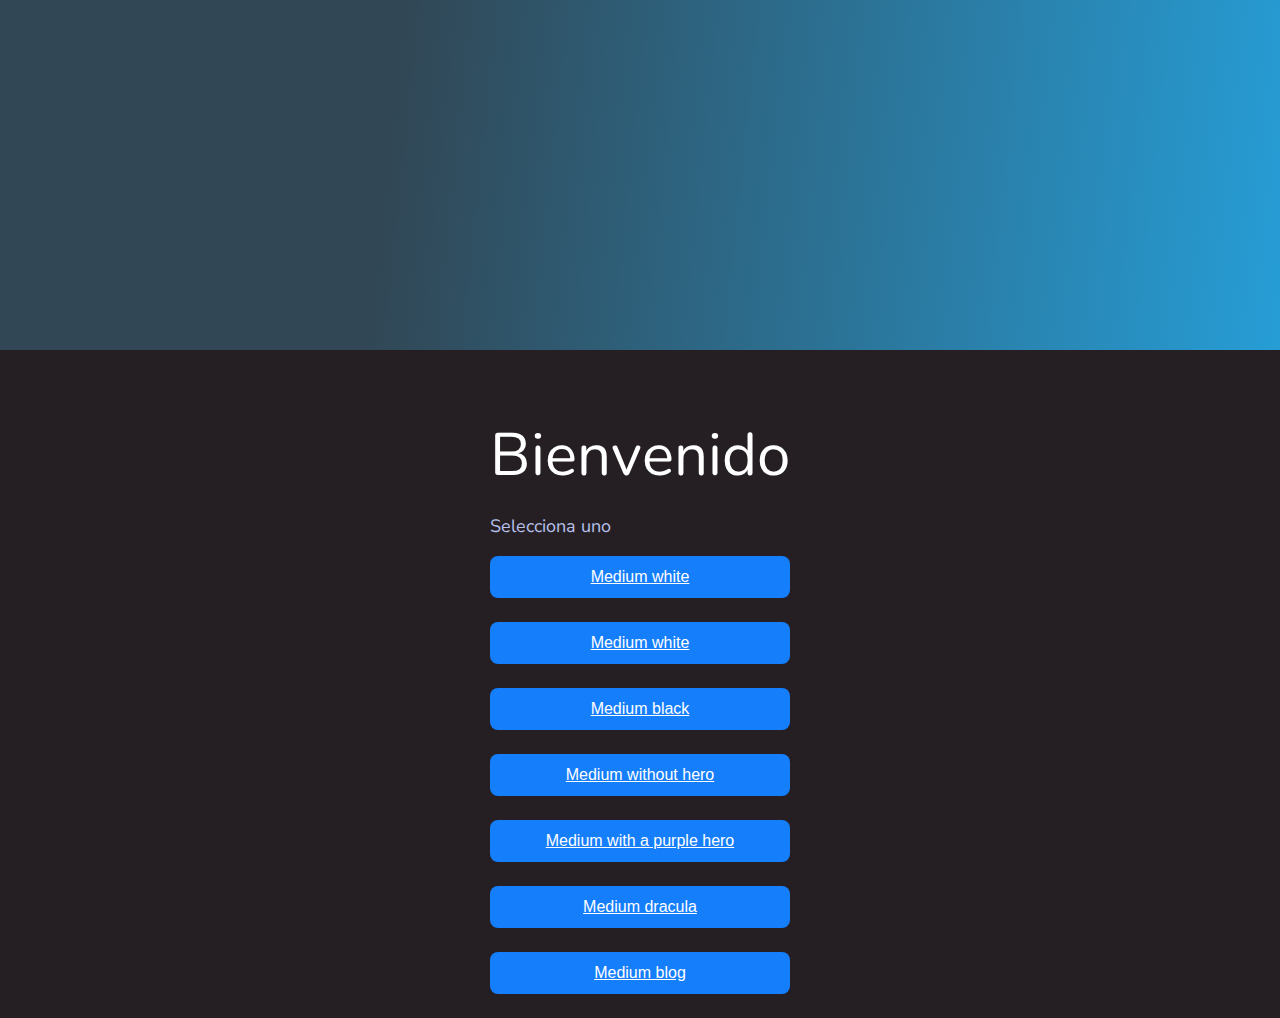
<file: index.html>
<!DOCTYPE html>
<html lang="en">
<head>
  <meta charset="UTF-8">
  <meta http-equiv="X-UA-Compatible" content="IE=edge">
  <meta name="viewport" content="width=device-width, initial-scale=1.0">
  <link rel="stylesheet" href="./css/styles-logical.css">
  <!-- <link rel="stylesheet" href="./css/styles-physical.css"> -->
  <link rel="preconnect" href="https://fonts.gstatic.com">
  <link rel="preconnect" href="https://fonts.gstatic.com">
  <link
    href="https://fonts.googleapis.com/css2?family=Nunito&family=Roboto:ital,wght@0,400;0,600;0,700;1,400;1,700&display=swap"
    rel="stylesheet">
  <link href="https://fonts.googleapis.com/css2?family=Roboto:ital,wght@0,400;0,700;1,400;1,700&display=swap"
    rel="stylesheet">
  <title>Blogpost Medium</title>
  <meta property="og:title" content="Blog con estilo Medium" />
  <meta property="og:type" content="website" />
  <meta property="og:url" content="https://fabiola29298.github.io/blogpost-01/" />
  <meta property="og:image" content="https://fabiola29298.github.io/blogpost-01/images/css3.png" />
  <meta property="og:description" content="Chrome va a ser el navegador que utilizaremos en el curso por su extenso soporte de nuevos
  estándares y herramientas de desarrollo avanzadas y de amigable uso." />
</head>
<body>
  <div class="hero"></div>

    <main class="main-index">
      <div class="wrapper">

        <div class="main-content">
          <h1> Bienvenido</h1>
          <p> Selecciona uno</p>
          <a href="https://fabiola29298.github.io/blogpost-01/medium-1.html"><button class="button-option-index">Medium white</button></a>
          <a href="https://fabiola29298.github.io/blogpost-01/medium-1.html"><button class="button-option-index">Medium white</button></a>
          <a href="https://fabiola29298.github.io/blogpost-01/medium-2.html"><button class="button-option-index">Medium black</button></a>
          <a href="https://fabiola29298.github.io/blogpost-01/medium-3.html"><button class="button-option-index">Medium without hero</button></a>
          <a href="https://fabiola29298.github.io/blogpost-01/medium-4.html"><button class="button-option-index">Medium with a purple hero</button></a>
          <a href="https://fabiola29298.github.io/blogpost-01/medium-5.html"><button class="button-option-index">Medium dracula</button></a>
          <a href="https://fabiola29298.github.io/blogpost-01/medium-6.html"><button class="button-option-index">Medium blog</button></a>

          <!-- <p> Vista previa</p> -->
          <!-- <img src="./images/medium.jpg" height="300px" alt=""> -->


        </div>
      </div>
    </main>

  </body>
</html>
</file>
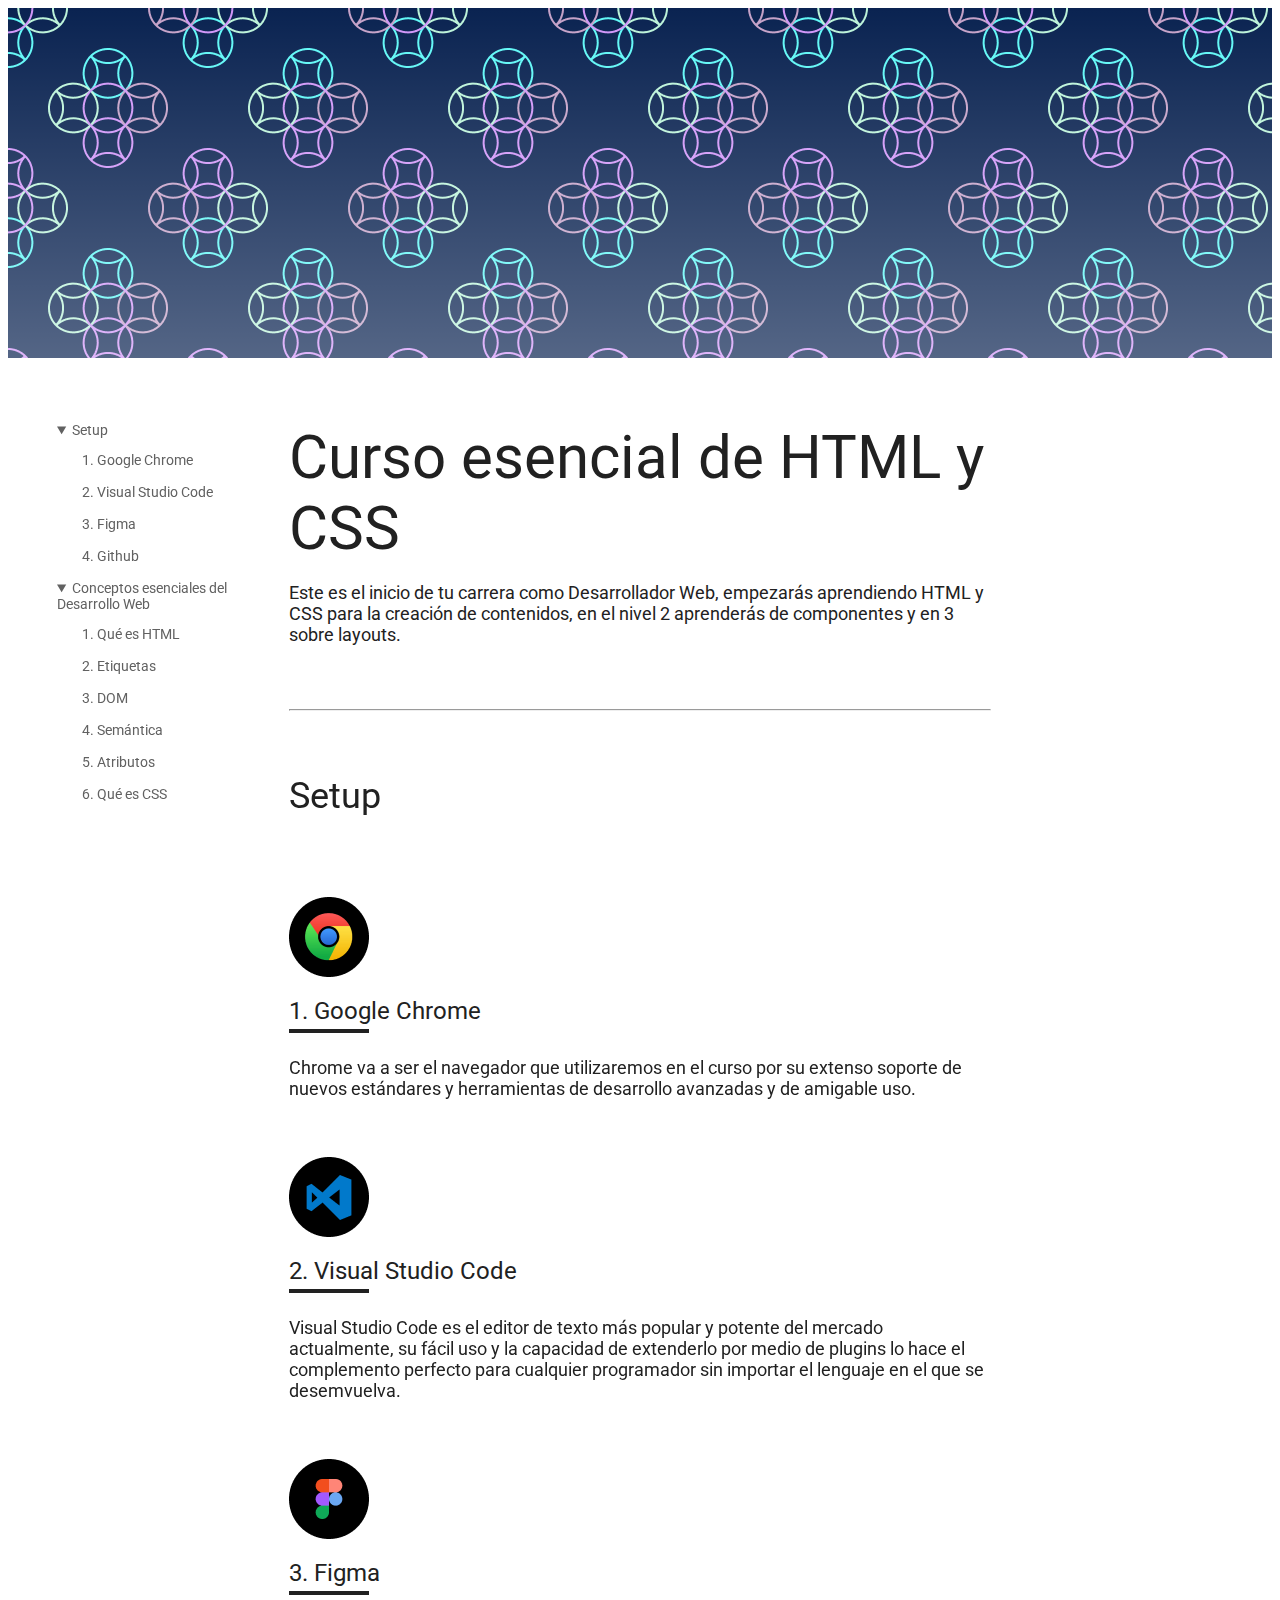
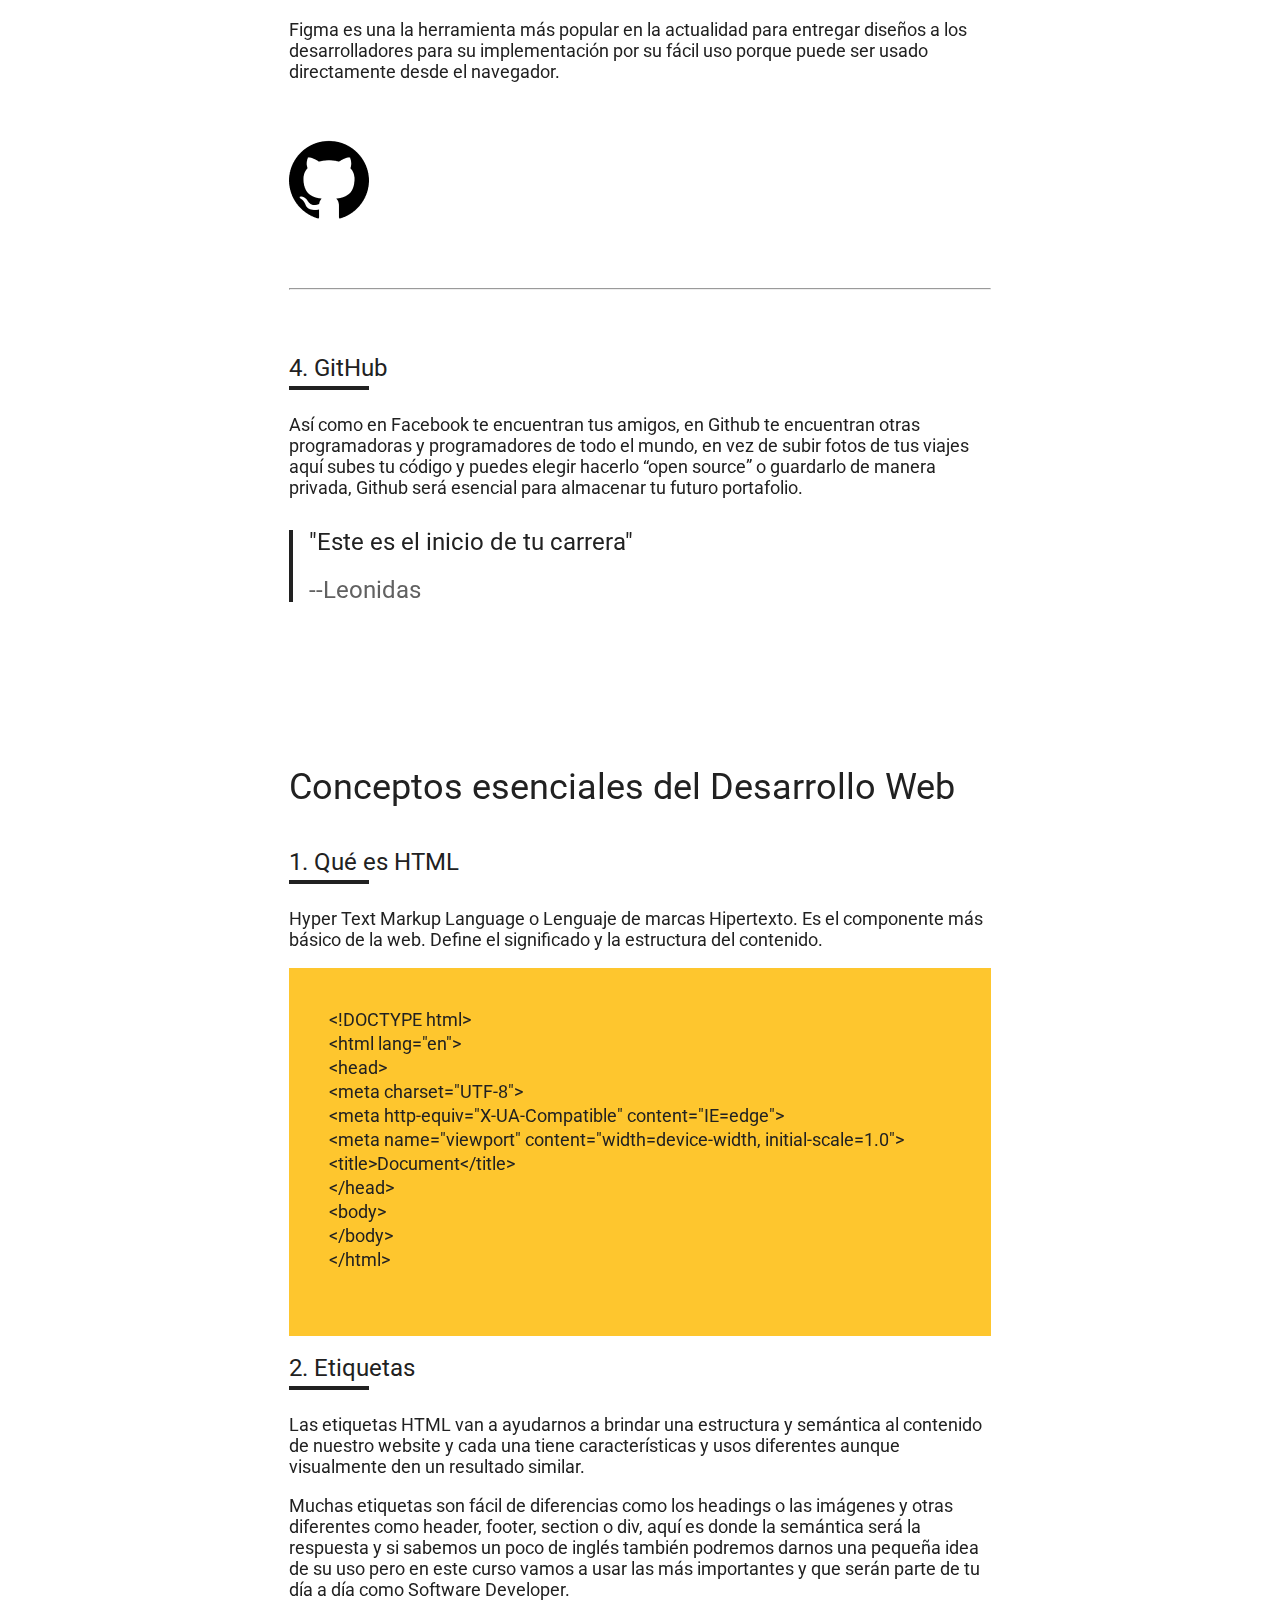
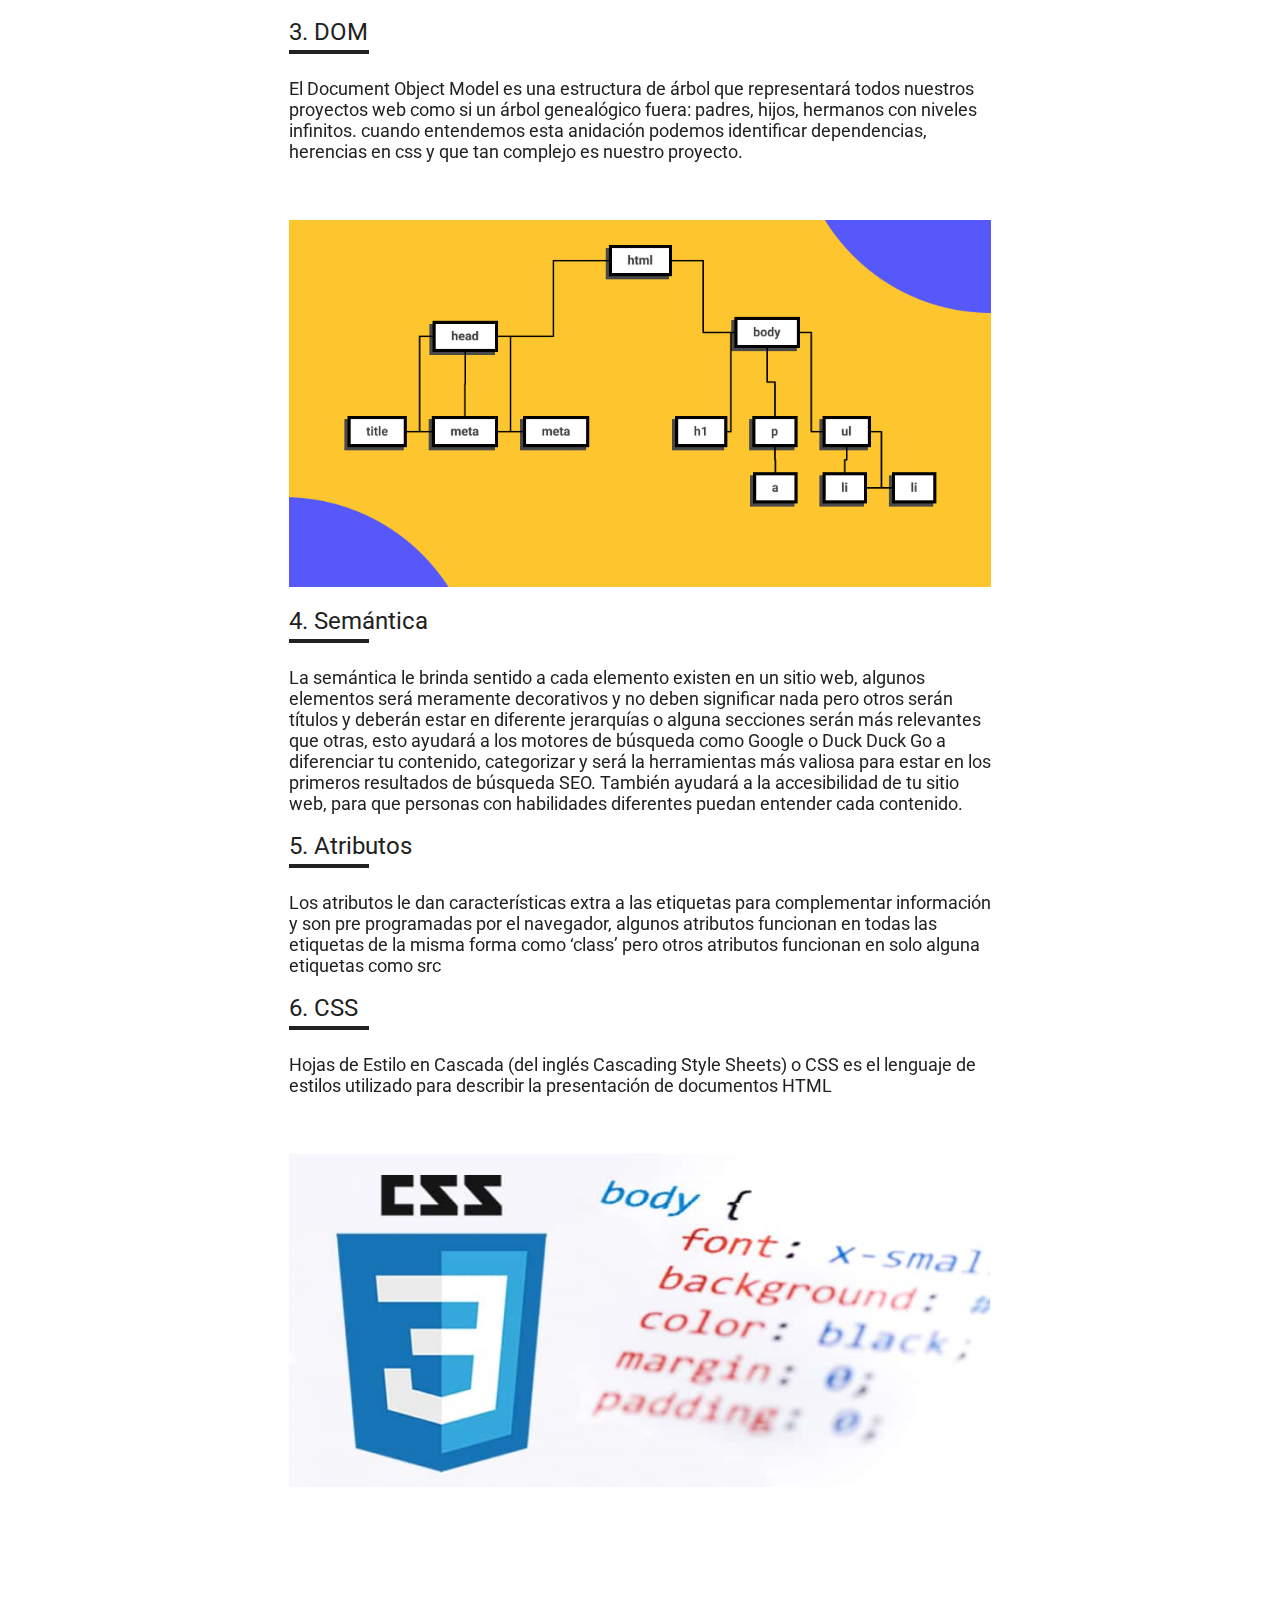
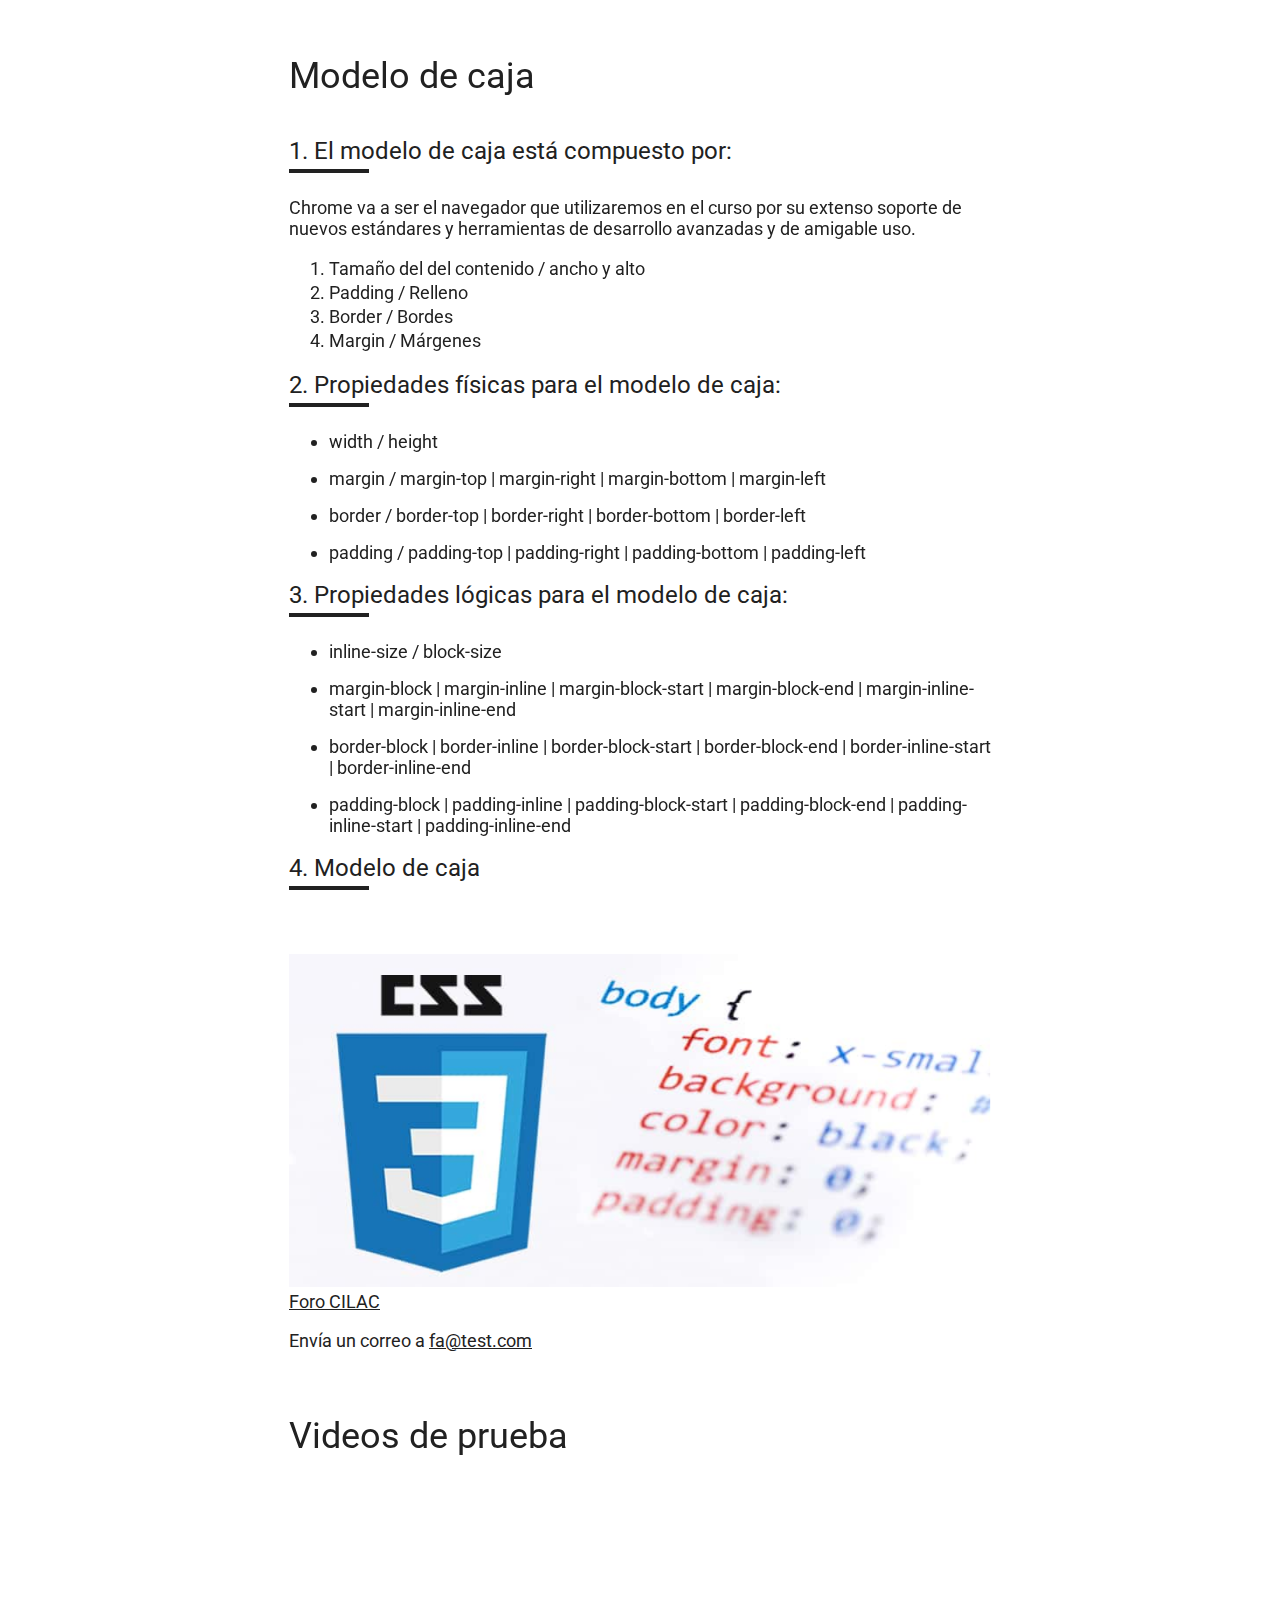
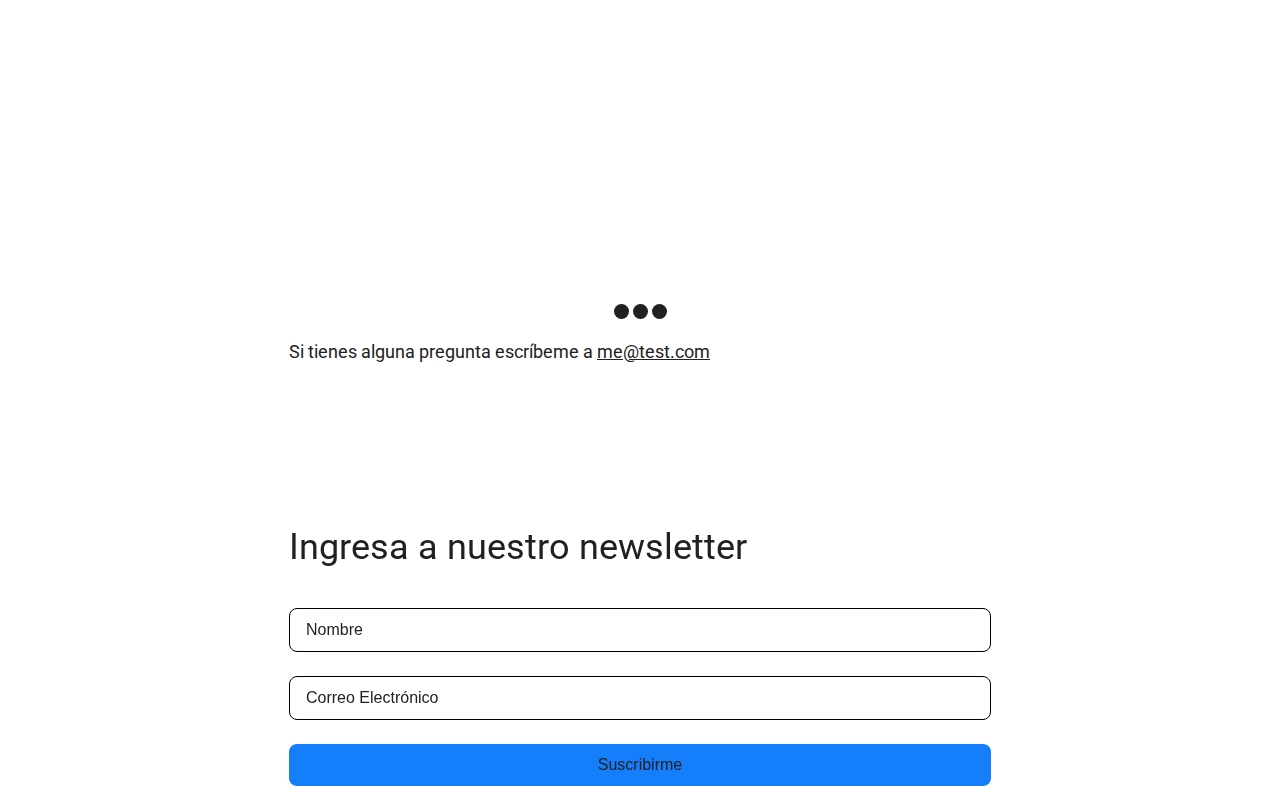
<file: medium-1.html>
<!DOCTYPE html>
<html lang="en">
<head>
  <meta charset="UTF-8">
  <meta http-equiv="X-UA-Compatible" content="IE=edge">
  <meta name="viewport" content="width=device-width, initial-scale=1.0">
  <!-- <link rel="stylesheet" href="./css/styles-logical.css"> -->
  <link rel="stylesheet" href="./css/styles-physical.css">
  <link rel="preconnect" href="https://fonts.gstatic.com">
  <link rel="preconnect" href="https://fonts.gstatic.com">
  <link
    href="https://fonts.googleapis.com/css2?family=Nunito&family=Roboto:ital,wght@0,400;0,600;0,700;1,400;1,700&display=swap"
    rel="stylesheet">
  <link href="https://fonts.googleapis.com/css2?family=Roboto:ital,wght@0,400;0,700;1,400;1,700&display=swap"
    rel="stylesheet">
  <title>Blogpost Medium</title>
  <meta property="og:title" content="Blog con estilo Medium" />
  <meta property="og:type" content="website" />
  <meta property="og:url" content="https://fabiola29298.github.io/blogpost-01/" />
  <meta property="og:image" content="https://fabiola29298.github.io/blogpost-01/images/css3.png" />
  <meta property="og:description" content="Chrome va a ser el navegador que utilizaremos en el curso por su extenso soporte de nuevos
  estándares y herramientas de desarrollo avanzadas y de amigable uso." />
</head>
<body>
  <div class="hero"></div>
    <div class="header">
      <div class="wrapper">
        <div class="header-content">
          <header>
            <details open>
              <summary>
                Setup
              </summary>
              <ol>
                <li><a href="#google-chorme">Google Chrome</a></li>
                <li><a href="#vsc">Visual Studio Code</a></li>
                <li><a href="#figma">Figma</a></li>
                <li><a href="#github">Github</a></li>
              </ol>
            </details>
            <details open>
              <summary> Conceptos esenciales del Desarrollo Web</summary>
              <ol>
                <li><a href="#html">Qué es HTML</a></li>
                <li><a href="#etiqueta">Etiquetas</a></li>
                <li><a href="#dom">DOM</a></li>
                <li><a href="#semantica">Semántica</a></li>
                <li><a href="#atributos">Atributos</a></li>
                <li><a href="#css">Qué es CSS</a></li>
              </ol>
            </details>
            <nav>
            </nav>
          </header>
        </div>
      </div>
    </div>
    <main class="main">
      <div class="wrapper">

        <div class="main-content">
          <h1> Curso esencial de HTML y CSS</h1>
          <p> Este es el inicio de tu carrera como Desarrollador Web, empezarás aprendiendo HTML y CSS para la creación de
            contenidos, en el nivel 2 aprenderás de componentes y en 3 sobre layouts.</p>
          <hr>
          <section class="section-content">
            <h2>
              Setup
            </h2>
            <img src="./images/google-chorme.png" alt="Logo de google Chrome" title="Logo de google Chrome">
            <h3 id="google-chorme">Google Chrome</h3>
            <p>Chrome va a ser el navegador que utilizaremos en el curso por su extenso soporte de nuevos estándares y
              herramientas
              de
              desarrollo avanzadas y de amigable uso.</p>
            <img src="./images/visual-studio-code.png" alt="Logo de Visual Studio Code" title="Logo de Visual Studio Code">
            <h3 id="vsc">Visual Studio Code</h3>
            <p>Visual Studio Code es el editor de texto más popular y potente del mercado actualmente, su fácil uso y la capacidad
              de
              extenderlo por medio de plugins lo hace el complemento perfecto para cualquier programador sin importar el lenguaje
              en
              el que se desemvuelva.</p>
            <img src="./images/figma.png" alt="Logo de Figma" title="Logo de Figma">
            <h3 id="figma">Figma</h3>
            <p>Figma es una la herramienta más popular en la actualidad para entregar diseños a los desarrolladores para su
              implementación por su fácil uso porque puede ser usado directamente desde el navegador.</p>
            <img src="./images/github.png" alt="Logo de Github" title="Logo de Github">
            <hr>
            <h3 id="github">GitHub</h3>
            <p>Así como en Facebook te encuentran tus amigos, en Github te encuentran otras programadoras y programadores de todo
              el
              mundo, en vez de subir fotos de tus viajes aquí subes tu código y puedes elegir hacerlo “open source” o guardarlo de
              manera privada, Github será esencial para almacenar tu futuro portafolio.</p>
            <blockquote>
              <p>"Este es el inicio de tu carrera"</p>
              <p> <span>-Leonidas</span></p>
            </blockquote>

          </section>
          <section class="section-content">
            <h2>Conceptos esenciales del Desarrollo Web</h2>
            <h3 id="html">Qué es HTML</h3>
            <p>Hyper Text Markup Language o Lenguaje de marcas Hipertexto. Es el componente más básico de la web. Define el
              significado
              y la estructura del contenido.</p>
            <pre>
&lt;!DOCTYPE html&gt;
&lt;html lang=&quot;en&quot;&gt;
&lt;head&gt;
&lt;meta charset=&quot;UTF-8&quot;&gt;
&lt;meta http-equiv=&quot;X-UA-Compatible&quot; content=&quot;IE=edge&quot;&gt;
&lt;meta name=&quot;viewport&quot; content=&quot;width=device-width, initial-scale=1.0&quot;&gt;
&lt;title&gt;Document&lt;/title&gt;
&lt;/head&gt;
&lt;body&gt;
&lt;/body&gt;
&lt;/html&gt;
                            </pre>
            <h3 id="etiqueta">Etiquetas</h3>
            <p>Las etiquetas HTML van a ayudarnos a brindar una estructura y semántica al contenido de nuestro website y cada una
              tiene
              características y usos diferentes aunque visualmente den un resultado similar.</p>
            <p>Muchas etiquetas son fácil de diferencias como los headings o las imágenes y otras diferentes como header, footer,
              section o div, aquí es donde la semántica será la respuesta y si sabemos un poco de inglés también podremos darnos
              una
              pequeña idea de su uso pero en este curso vamos a usar las más importantes y que serán parte de tu día a día como
              Software Developer.</p>
            <h3 id="dom">DOM</h3>
            <p>El Document Object Model es una estructura de árbol que representará todos nuestros proyectos web como si un árbol
              genealógico fuera: padres, hijos, hermanos con niveles infinitos. cuando entendemos esta anidación podemos
              identificar
              dependencias, herencias en css y que tan complejo es nuestro proyecto.</p>
            <img src="./images/dom.png" alt="estructura de árbol que representa al Documento Objetc Model">
            <h3 id="semantica">Semántica</h3>
            <p>La semántica le brinda sentido a cada elemento existen en un sitio web, algunos elementos será meramente
              decorativos
              y
              no deben significar nada pero otros serán títulos y deberán estar en diferente jerarquías o alguna secciones serán
              más
              relevantes que otras, esto ayudará a los motores de búsqueda como Google o Duck Duck Go a diferenciar tu contenido,
              categorizar y será la herramientas más valiosa para estar en los primeros resultados de búsqueda SEO. También
              ayudará
              a
              la accesibilidad de tu sitio web, para que personas con habilidades diferentes puedan entender cada contenido.</p>
            <h3 id="atributos">Atributos</h3>
            <p>Los atributos le dan características extra a las etiquetas para complementar información y son pre programadas por
              el
              navegador, algunos atributos funcionan en todas las etiquetas de la misma forma como ‘class’ pero otros atributos
              funcionan en solo alguna etiquetas como src</p>
            <h3 id="css">CSS</h3>
            <p>Hojas de Estilo en Cascada (del inglés Cascading Style Sheets) o CSS es el lenguaje de estilos utilizado para
              describir
              la presentación de documentos HTML</p>
            <img src="./images/css3.png" alt="Logo de CSS">
          </section>
          <section class="section-content">
            <h2>Modelo de caja</h2>
            <h3>El modelo de caja está compuesto por:</h3>
            <p>Chrome va a ser el navegador que utilizaremos en el curso por su extenso soporte de nuevos estándares y
              herramientas
              de
              desarrollo avanzadas y de amigable uso.</p>
            <ol>
              <li>Tamaño del del contenido / ancho y alto</li>
              <li>Padding / Relleno</li>
              <li>Border / Bordes</li>
              <li>Margin / Márgenes</li>
            </ol>
            <h3>Propiedades físicas para el modelo de caja:</h3>
            <ul>
              <li>width / height</li>
              <li>margin / margin-top | margin-right | margin-bottom | margin-left</li>
              <li>border / border-top | border-right | border-bottom | border-left</li>
              <li>padding / padding-top | padding-right | padding-bottom | padding-left</li>
            </ul>
            <h3>Propiedades lógicas para el modelo de caja:</h3>
            <ul>
              <li>inline-size / block-size</li>
              <li>margin-block | margin-inline | margin-block-start | margin-block-end | margin-inline-start | margin-inline-end
              </li>
              <li>border-block | border-inline | border-block-start | border-block-end | border-inline-start | border-inline-end
              </li>
              <li>padding-block | padding-inline | padding-block-start | padding-block-end | padding-inline-start |
                padding-inline-end</li>
            </ul>
            <h3>Modelo de caja</h3>
            <img src="./images/css3.png" alt="Logo de CSS">
          </section>
          <a href="http://forocilac.org/portal/" target="_blank">Foro CILAC</a>
          <p> Envía un correo a <a href="mailto:fa@test.com">fa@test.com</a></p>

          <div class="section-content">
            <h2>Videos de prueba</h2>
            <div class="slider">
              <scroll-container class="slider-container">
                <scroll-page class="slider-slide" id="video-1">
                  <iframe class="video" width="560" height="315" src="https://www.youtube.com/embed/09R8_2nJtjg" frameborder="0"
                    allow="accelerometer; autoplay; clipboard-write; encrypted-media; gyroscope; picture-in-picture"
                    allowfullscreen></iframe>
                </scroll-page>
                <scroll-page class="slider-slide" id="video-2">
                  <iframe class="video" width="560" height="315" src="https://www.youtube.com/embed/tCXGJQYZ9JA" frameborder="0"
                    allow="accelerometer; autoplay; clipboard-write; encrypted-media; gyroscope; picture-in-picture"
                    allowfullscreen></iframe>
                </scroll-page>
                <scroll-page class="slider-slide" id="video-3">
                  <iframe class="video" width="560" height="315" src="https://www.youtube.com/embed/Dkk9gvTmCXY" frameborder="0"
                    allow="accelerometer; autoplay; clipboard-write; encrypted-media; gyroscope; picture-in-picture"
                    allowfullscreen></iframe>
                </scroll-page>
              </scroll-container>
              <div class="slider-bullet-list">
                <a href="#video-1" class="slider-bullet"></a>
                <a href="#video-2" class="slider-bullet"></a>
                <a href="#video-3" class="slider-bullet"></a>
              </div>
            </div>
          </div>
          <p>
            Si tienes alguna pregunta escríbeme a
            <a href="mailto:me@test.com">me@test.com</a>
          </p>
          <div class="section-content">
            <h2>Ingresa a nuestro newsletter</h2>
            <form action="#" class="form">
              <!-- <select name="" id="">
                          <option value="">curso 1</option>
                          <option value="">curso 2</option>
                        </select>
                        <input type="checkbox">
                        <input type="radio"> -->
              <input type="text" required placeholder="Nombre">
              <input type="email" required placeholder="Correo Electrónico">
              <input type="submit" value="Suscribirme">
            </form>
          </div>


        </div>
      </div>
    </main>

    <script>
      const $detailsList = document.querySelectorAll('details')
      $detailsList.forEach(($details)=>{
        $details.querySelector('summary').addEventListener('click', expand)
      })
      function expand(){
        $detailsList.forEach(($details) => {
          $details.removeAttribute('open')
        })
      }
    </script>
  </body>
</html>
</file>
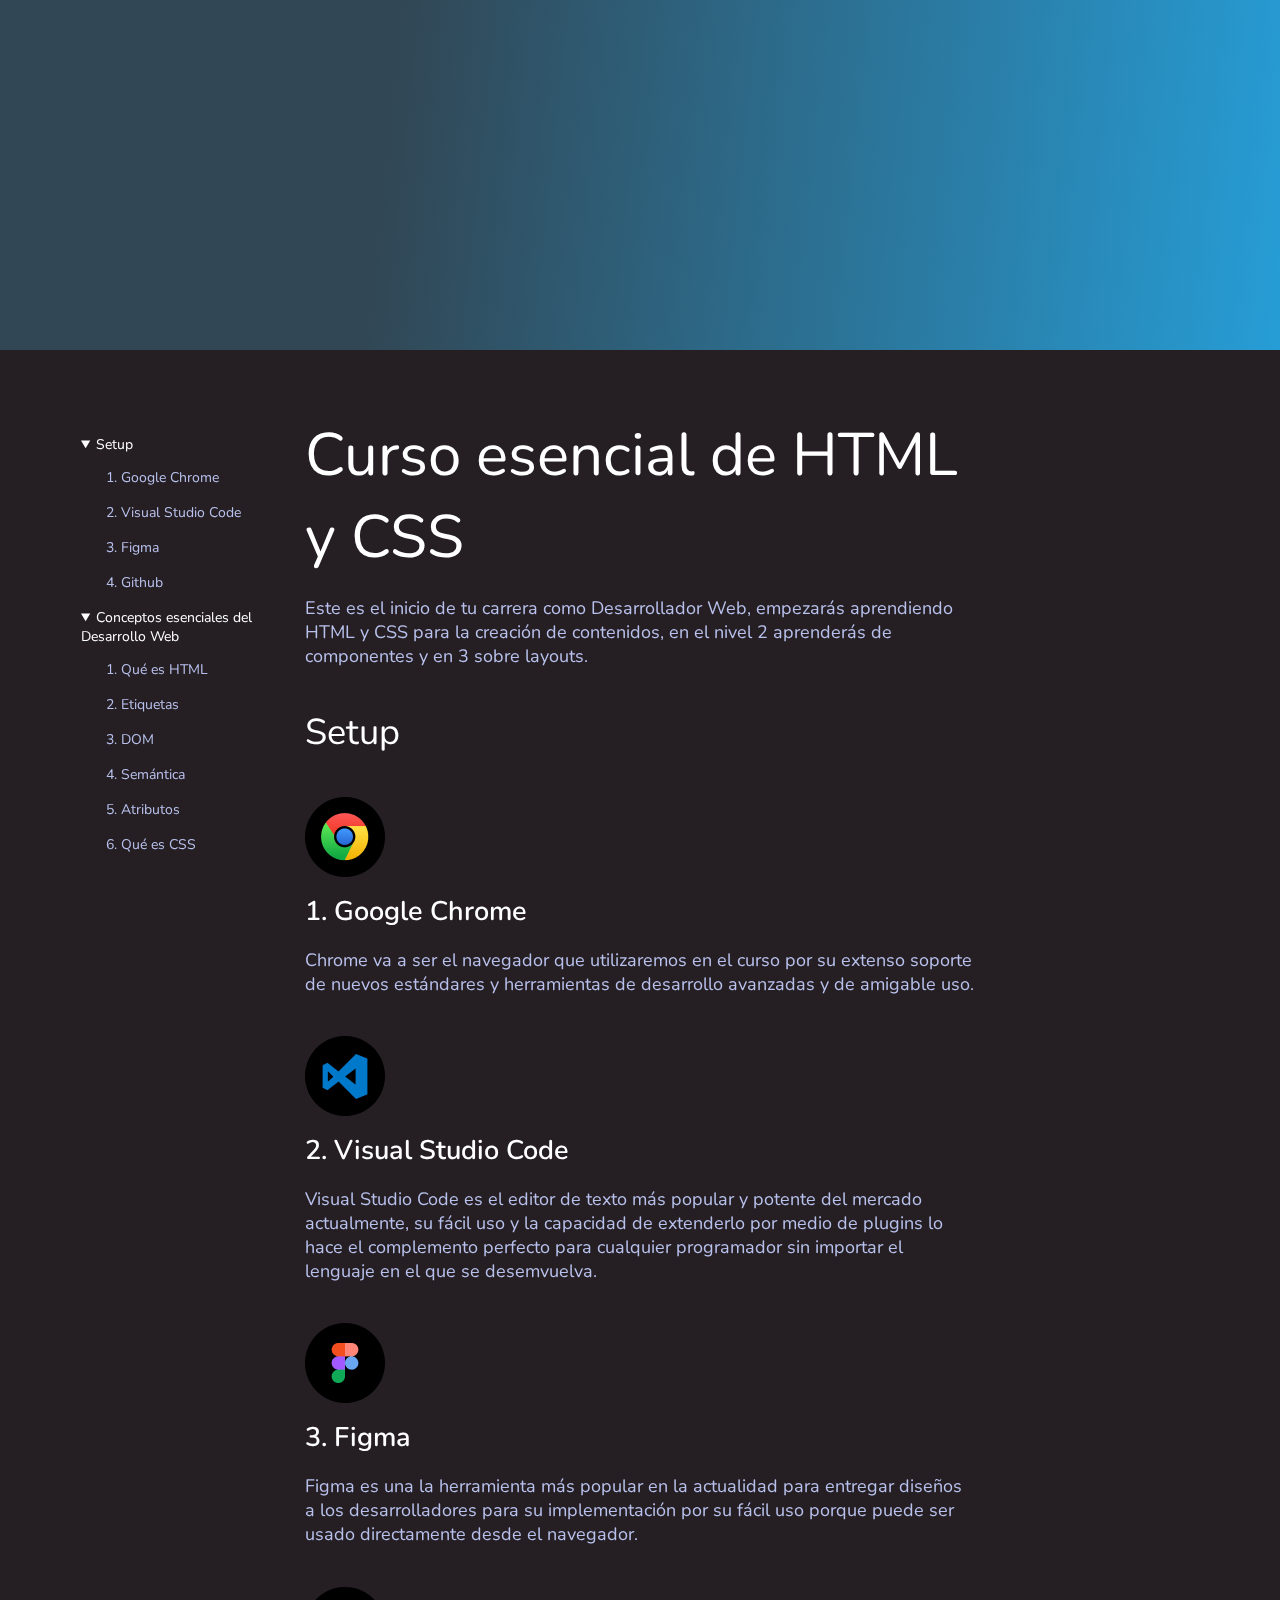
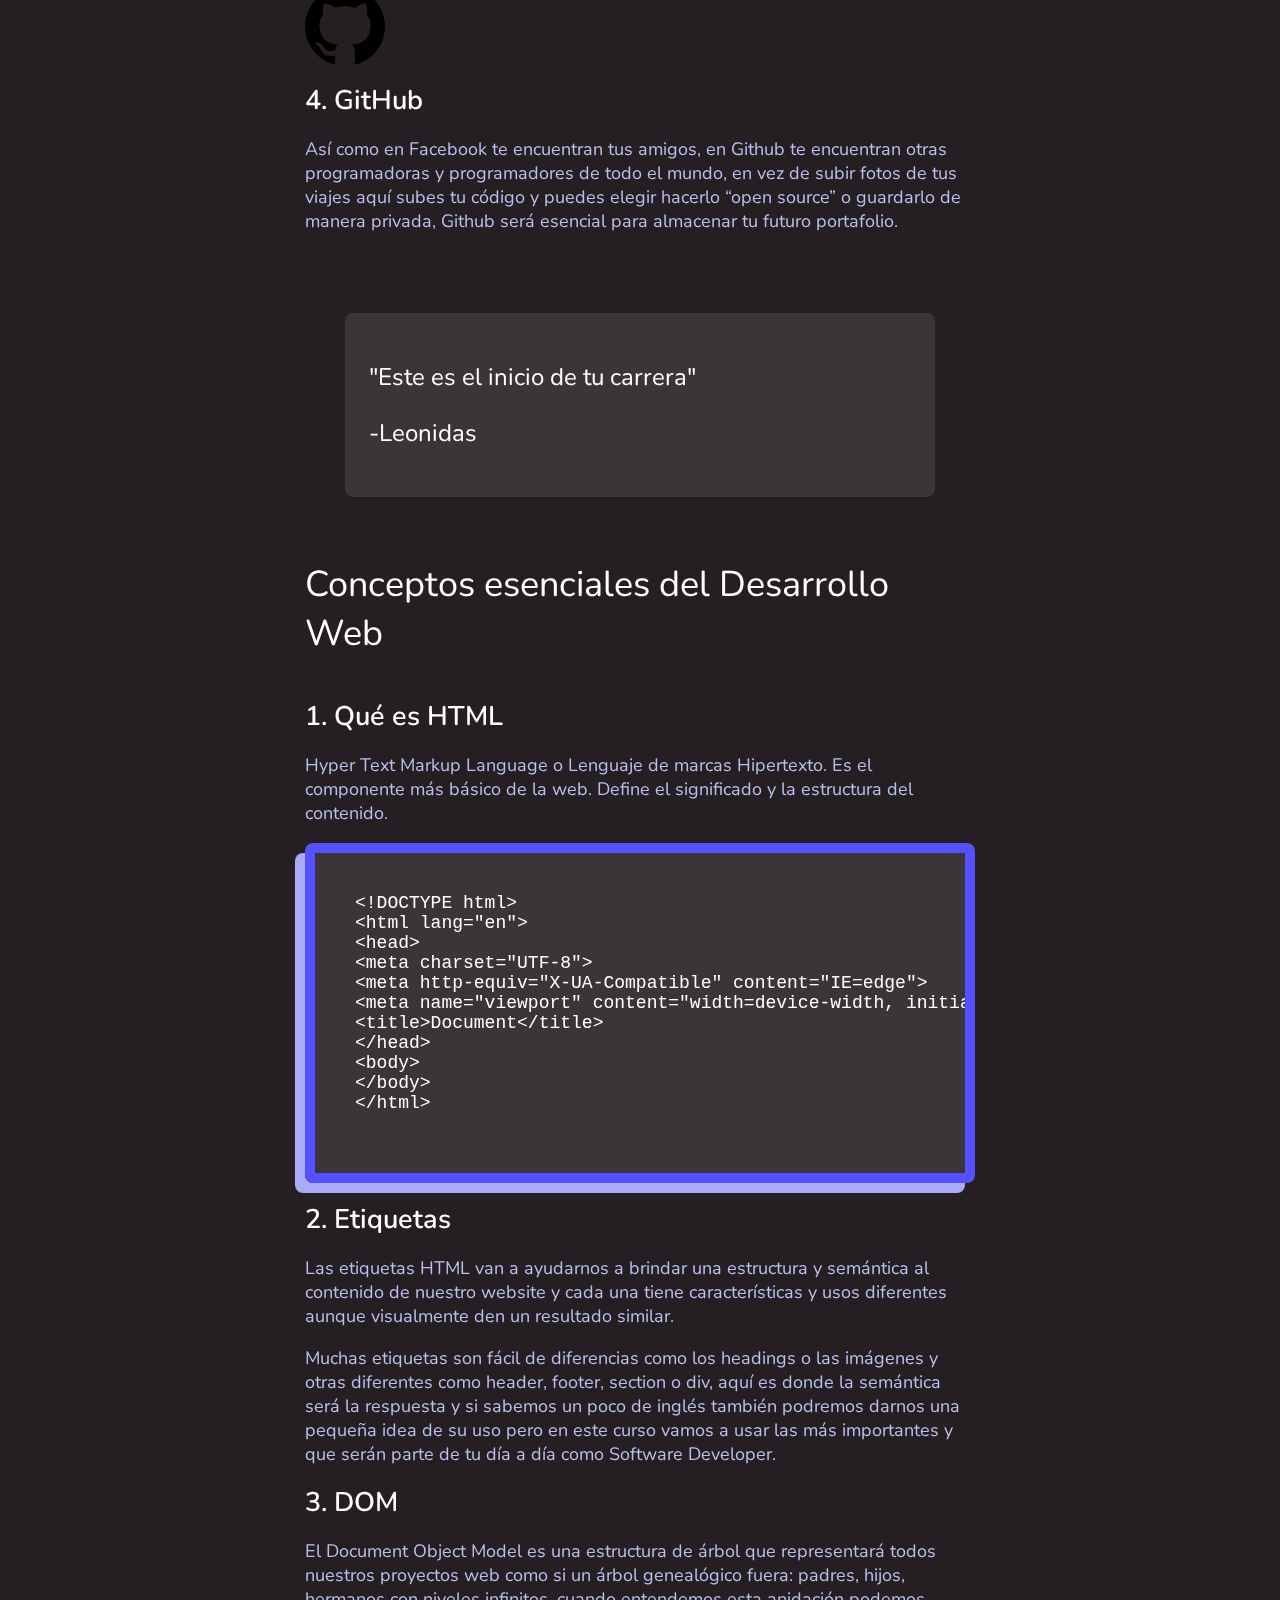
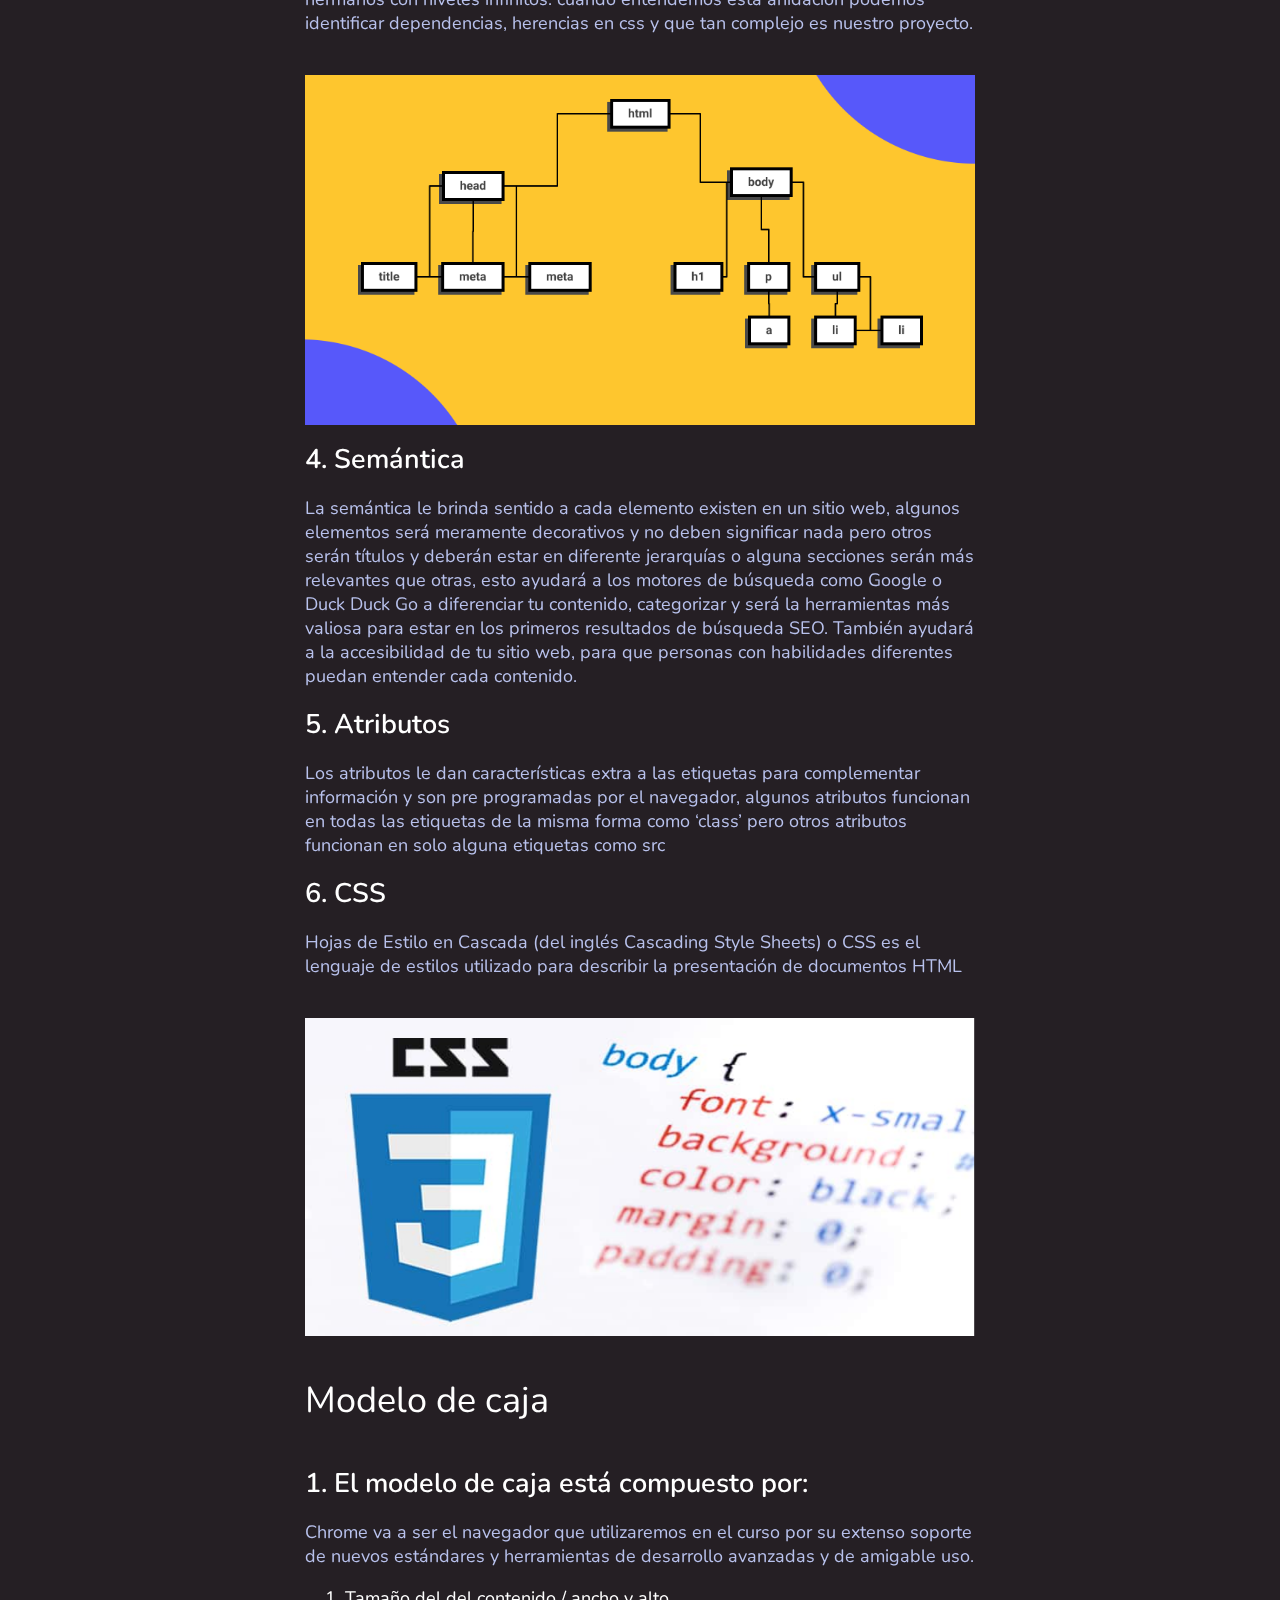
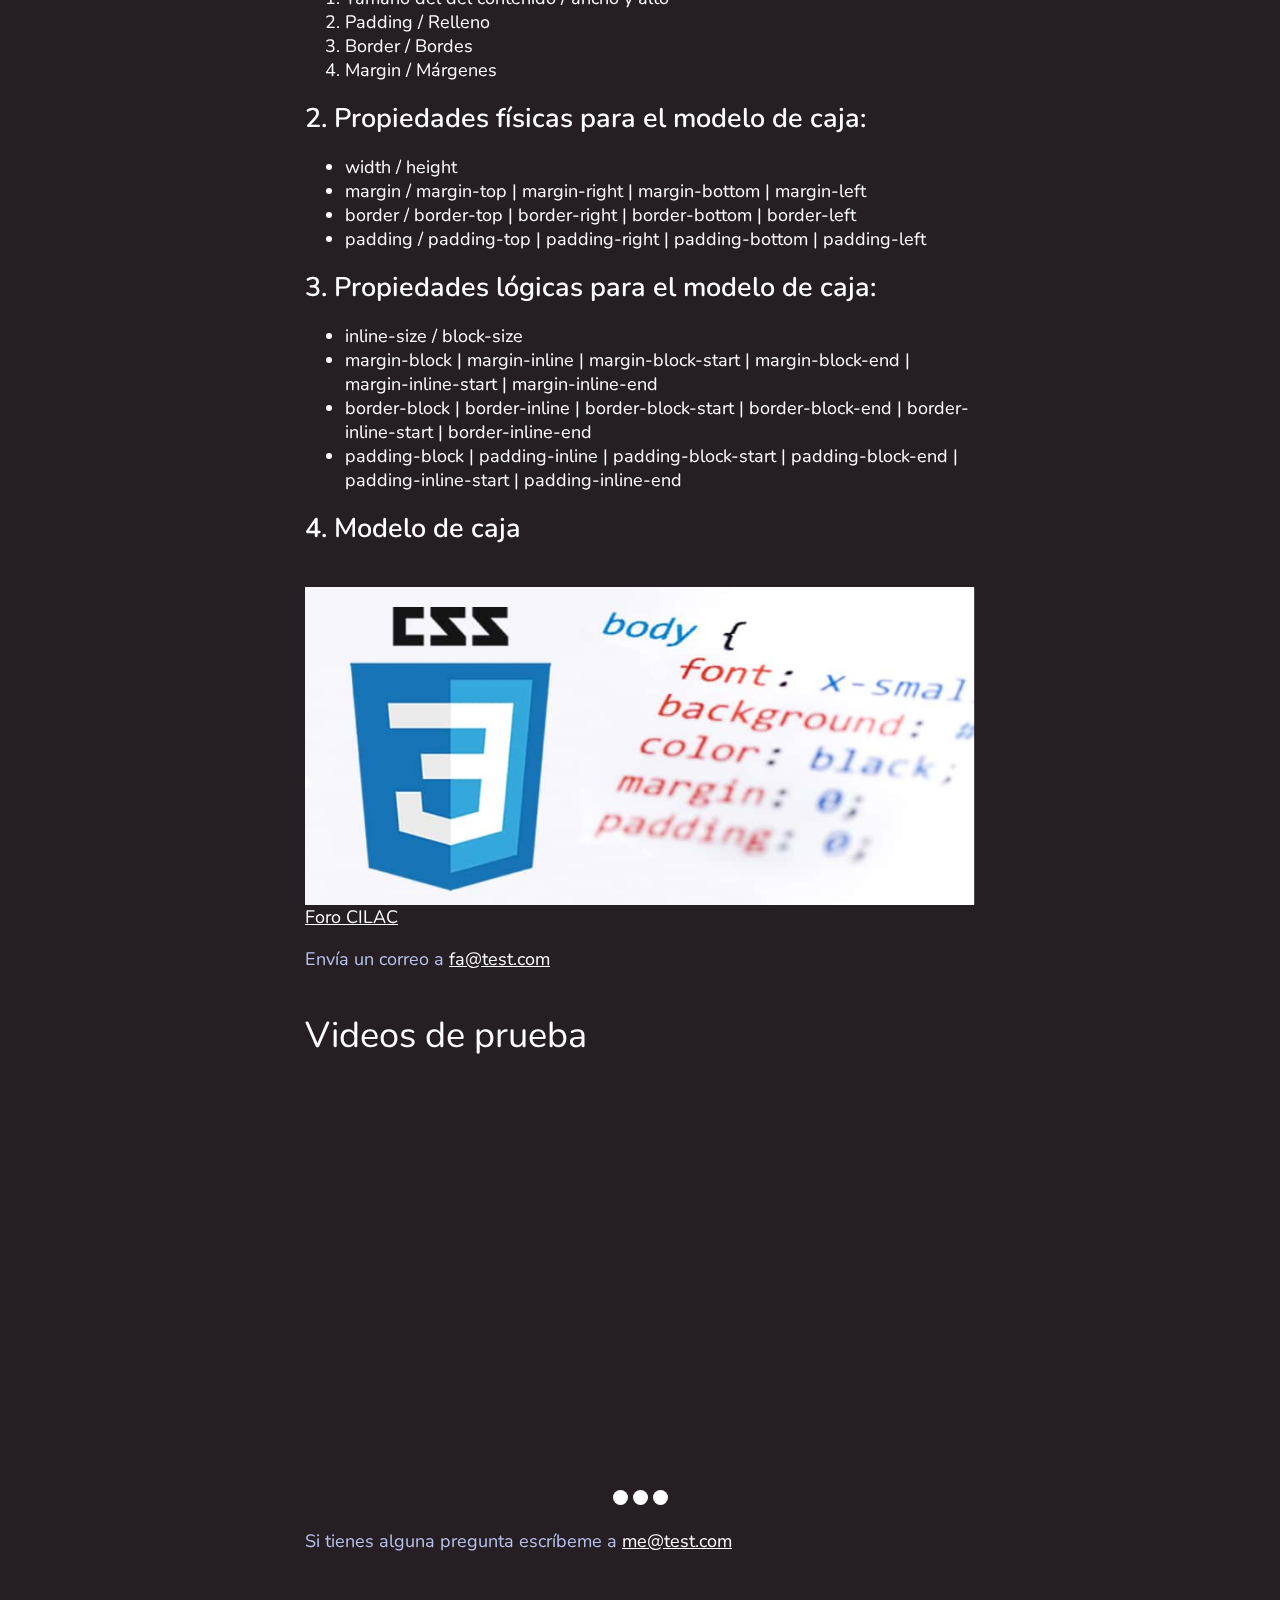
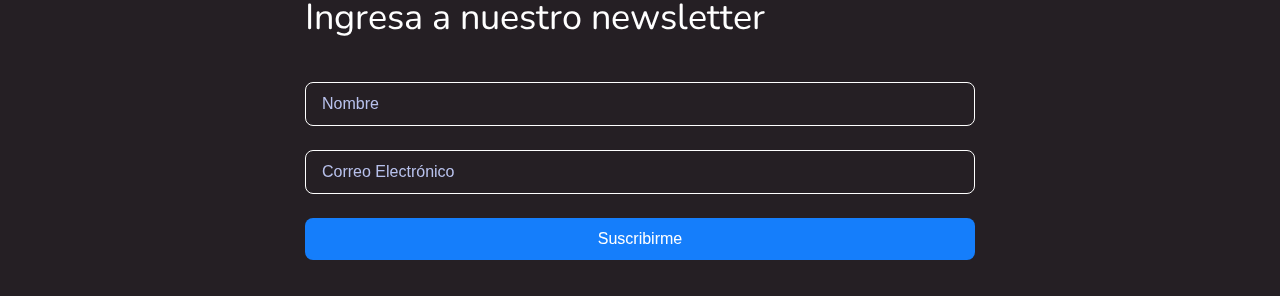
<file: medium-2.html>
<!DOCTYPE html>
<html lang="en">
<head>
  <meta charset="UTF-8">
  <meta http-equiv="X-UA-Compatible" content="IE=edge">
  <meta name="viewport" content="width=device-width, initial-scale=1.0">
  <link rel="stylesheet" href="./css/styles-logical.css">
  <!-- <link rel="stylesheet" href="./css/styles-physical.css"> -->
  <link rel="preconnect" href="https://fonts.gstatic.com">
  <link rel="preconnect" href="https://fonts.gstatic.com">
  <link
    href="https://fonts.googleapis.com/css2?family=Nunito&family=Roboto:ital,wght@0,400;0,600;0,700;1,400;1,700&display=swap"
    rel="stylesheet">
  <link href="https://fonts.googleapis.com/css2?family=Roboto:ital,wght@0,400;0,700;1,400;1,700&display=swap"
    rel="stylesheet">
  <title>Blogpost Medium</title>
  <meta property="og:title" content="Blog con estilo Medium" />
  <meta property="og:type" content="website" />
  <meta property="og:url" content="https://fabiola29298.github.io/blogpost-01/" />
  <meta property="og:image" content="https://fabiola29298.github.io/blogpost-01/images/css3.png" />
  <meta property="og:description" content="Chrome va a ser el navegador que utilizaremos en el curso por su extenso soporte de nuevos
  estándares y herramientas de desarrollo avanzadas y de amigable uso." />
</head>
<body>
  <div class="hero"></div>
    <div class="header">
      <div class="wrapper">
        <div class="header-content">
          <header>
            <details open>
              <summary>
                Setup
              </summary>
              <ol>
                <li><a href="#google-chorme">Google Chrome</a></li>
                <li><a href="#vsc">Visual Studio Code</a></li>
                <li><a href="#figma">Figma</a></li>
                <li><a href="#github">Github</a></li>
              </ol>
            </details>
            <details open>
              <summary> Conceptos esenciales del Desarrollo Web</summary>
              <ol>
                <li><a href="#html">Qué es HTML</a></li>
                <li><a href="#etiqueta">Etiquetas</a></li>
                <li><a href="#dom">DOM</a></li>
                <li><a href="#semantica">Semántica</a></li>
                <li><a href="#atributos">Atributos</a></li>
                <li><a href="#css">Qué es CSS</a></li>
              </ol>
            </details>
            <nav>
            </nav>
          </header>
        </div>
      </div>
    </div>
    <main class="main">
      <div class="wrapper">

        <div class="main-content">
          <h1> Curso esencial de HTML y CSS</h1>
          <p> Este es el inicio de tu carrera como Desarrollador Web, empezarás aprendiendo HTML y CSS para la creación de
            contenidos, en el nivel 2 aprenderás de componentes y en 3 sobre layouts.</p>
          <hr>
          <section class="section-content">
            <h2>
              Setup
            </h2>
            <img src="./images/google-chorme.png" alt="Logo de google Chrome" title="Logo de google Chrome">
            <h3 id="google-chorme">Google Chrome</h3>
            <p>Chrome va a ser el navegador que utilizaremos en el curso por su extenso soporte de nuevos estándares y
              herramientas
              de
              desarrollo avanzadas y de amigable uso.</p>
            <img src="./images/visual-studio-code.png" alt="Logo de Visual Studio Code" title="Logo de Visual Studio Code">
            <h3 id="vsc">Visual Studio Code</h3>
            <p>Visual Studio Code es el editor de texto más popular y potente del mercado actualmente, su fácil uso y la capacidad
              de
              extenderlo por medio de plugins lo hace el complemento perfecto para cualquier programador sin importar el lenguaje
              en
              el que se desemvuelva.</p>
            <img src="./images/figma.png" alt="Logo de Figma" title="Logo de Figma">
            <h3 id="figma">Figma</h3>
            <p>Figma es una la herramienta más popular en la actualidad para entregar diseños a los desarrolladores para su
              implementación por su fácil uso porque puede ser usado directamente desde el navegador.</p>
            <img src="./images/github.png" alt="Logo de Github" title="Logo de Github">
            <hr>
            <h3 id="github">GitHub</h3>
            <p>Así como en Facebook te encuentran tus amigos, en Github te encuentran otras programadoras y programadores de todo
              el
              mundo, en vez de subir fotos de tus viajes aquí subes tu código y puedes elegir hacerlo “open source” o guardarlo de
              manera privada, Github será esencial para almacenar tu futuro portafolio.</p>
            <blockquote>
              <p>"Este es el inicio de tu carrera"</p>
              <p> <span>-Leonidas</span></p>
            </blockquote>

          </section>
          <section class="section-content">
            <h2>Conceptos esenciales del Desarrollo Web</h2>
            <h3 id="html">Qué es HTML</h3>
            <p>Hyper Text Markup Language o Lenguaje de marcas Hipertexto. Es el componente más básico de la web. Define el
              significado
              y la estructura del contenido.</p>
            <pre>
&lt;!DOCTYPE html&gt;
&lt;html lang=&quot;en&quot;&gt;
&lt;head&gt;
&lt;meta charset=&quot;UTF-8&quot;&gt;
&lt;meta http-equiv=&quot;X-UA-Compatible&quot; content=&quot;IE=edge&quot;&gt;
&lt;meta name=&quot;viewport&quot; content=&quot;width=device-width, initial-scale=1.0&quot;&gt;
&lt;title&gt;Document&lt;/title&gt;
&lt;/head&gt;
&lt;body&gt;
&lt;/body&gt;
&lt;/html&gt;
                            </pre>
            <h3 id="etiqueta">Etiquetas</h3>
            <p>Las etiquetas HTML van a ayudarnos a brindar una estructura y semántica al contenido de nuestro website y cada una
              tiene
              características y usos diferentes aunque visualmente den un resultado similar.</p>
            <p>Muchas etiquetas son fácil de diferencias como los headings o las imágenes y otras diferentes como header, footer,
              section o div, aquí es donde la semántica será la respuesta y si sabemos un poco de inglés también podremos darnos
              una
              pequeña idea de su uso pero en este curso vamos a usar las más importantes y que serán parte de tu día a día como
              Software Developer.</p>
            <h3 id="dom">DOM</h3>
            <p>El Document Object Model es una estructura de árbol que representará todos nuestros proyectos web como si un árbol
              genealógico fuera: padres, hijos, hermanos con niveles infinitos. cuando entendemos esta anidación podemos
              identificar
              dependencias, herencias en css y que tan complejo es nuestro proyecto.</p>
            <img src="./images/dom.png" alt="estructura de árbol que representa al Documento Objetc Model">
            <h3 id="semantica">Semántica</h3>
            <p>La semántica le brinda sentido a cada elemento existen en un sitio web, algunos elementos será meramente
              decorativos
              y
              no deben significar nada pero otros serán títulos y deberán estar en diferente jerarquías o alguna secciones serán
              más
              relevantes que otras, esto ayudará a los motores de búsqueda como Google o Duck Duck Go a diferenciar tu contenido,
              categorizar y será la herramientas más valiosa para estar en los primeros resultados de búsqueda SEO. También
              ayudará
              a
              la accesibilidad de tu sitio web, para que personas con habilidades diferentes puedan entender cada contenido.</p>
            <h3 id="atributos">Atributos</h3>
            <p>Los atributos le dan características extra a las etiquetas para complementar información y son pre programadas por
              el
              navegador, algunos atributos funcionan en todas las etiquetas de la misma forma como ‘class’ pero otros atributos
              funcionan en solo alguna etiquetas como src</p>
            <h3 id="css">CSS</h3>
            <p>Hojas de Estilo en Cascada (del inglés Cascading Style Sheets) o CSS es el lenguaje de estilos utilizado para
              describir
              la presentación de documentos HTML</p>
            <img src="./images/css3.png" alt="Logo de CSS">
          </section>
          <section class="section-content">
            <h2>Modelo de caja</h2>
            <h3>El modelo de caja está compuesto por:</h3>
            <p>Chrome va a ser el navegador que utilizaremos en el curso por su extenso soporte de nuevos estándares y
              herramientas
              de
              desarrollo avanzadas y de amigable uso.</p>
            <ol>
              <li>Tamaño del del contenido / ancho y alto</li>
              <li>Padding / Relleno</li>
              <li>Border / Bordes</li>
              <li>Margin / Márgenes</li>
            </ol>
            <h3>Propiedades físicas para el modelo de caja:</h3>
            <ul>
              <li>width / height</li>
              <li>margin / margin-top | margin-right | margin-bottom | margin-left</li>
              <li>border / border-top | border-right | border-bottom | border-left</li>
              <li>padding / padding-top | padding-right | padding-bottom | padding-left</li>
            </ul>
            <h3>Propiedades lógicas para el modelo de caja:</h3>
            <ul>
              <li>inline-size / block-size</li>
              <li>margin-block | margin-inline | margin-block-start | margin-block-end | margin-inline-start | margin-inline-end
              </li>
              <li>border-block | border-inline | border-block-start | border-block-end | border-inline-start | border-inline-end
              </li>
              <li>padding-block | padding-inline | padding-block-start | padding-block-end | padding-inline-start |
                padding-inline-end</li>
            </ul>
            <h3>Modelo de caja</h3>
            <img src="./images/css3.png" alt="Logo de CSS">
          </section>
          <a href="http://forocilac.org/portal/" target="_blank">Foro CILAC</a>
          <p> Envía un correo a <a href="mailto:fa@test.com">fa@test.com</a></p>

          <div class="section-content">
            <h2>Videos de prueba</h2>
            <div class="slider">
              <scroll-container class="slider-container">
                <scroll-page class="slider-slide" id="video-1">
                  <iframe class="video" width="560" height="315" src="https://www.youtube.com/embed/09R8_2nJtjg" frameborder="0"
                    allow="accelerometer; autoplay; clipboard-write; encrypted-media; gyroscope; picture-in-picture"
                    allowfullscreen></iframe>
                </scroll-page>
                <scroll-page class="slider-slide" id="video-2">
                  <iframe class="video" width="560" height="315" src="https://www.youtube.com/embed/tCXGJQYZ9JA" frameborder="0"
                    allow="accelerometer; autoplay; clipboard-write; encrypted-media; gyroscope; picture-in-picture"
                    allowfullscreen></iframe>
                </scroll-page>
                <scroll-page class="slider-slide" id="video-3">
                  <iframe class="video" width="560" height="315" src="https://www.youtube.com/embed/Dkk9gvTmCXY" frameborder="0"
                    allow="accelerometer; autoplay; clipboard-write; encrypted-media; gyroscope; picture-in-picture"
                    allowfullscreen></iframe>
                </scroll-page>
              </scroll-container>
              <div class="slider-bullet-list">
                <a href="#video-1" class="slider-bullet"></a>
                <a href="#video-2" class="slider-bullet"></a>
                <a href="#video-3" class="slider-bullet"></a>
              </div>
            </div>
          </div>
          <p>
            Si tienes alguna pregunta escríbeme a
            <a href="mailto:me@test.com">me@test.com</a>
          </p>
          <div class="section-content">
            <h2>Ingresa a nuestro newsletter</h2>
            <form action="#" class="form">
              <!-- <select name="" id="">
                          <option value="">curso 1</option>
                          <option value="">curso 2</option>
                        </select>
                        <input type="checkbox">
                        <input type="radio"> -->
              <input type="text" required placeholder="Nombre">
              <input type="email" required placeholder="Correo Electrónico">
              <input type="submit" value="Suscribirme">
            </form>
          </div>


        </div>
      </div>
    </main>

    <script>
      const $detailsList = document.querySelectorAll('details')
      $detailsList.forEach(($details)=>{
        $details.querySelector('summary').addEventListener('click', expand)
      })
      function expand(){
        $detailsList.forEach(($details) => {
          $details.removeAttribute('open')
        })
      }
    </script>
  </body>
</html>
</file>
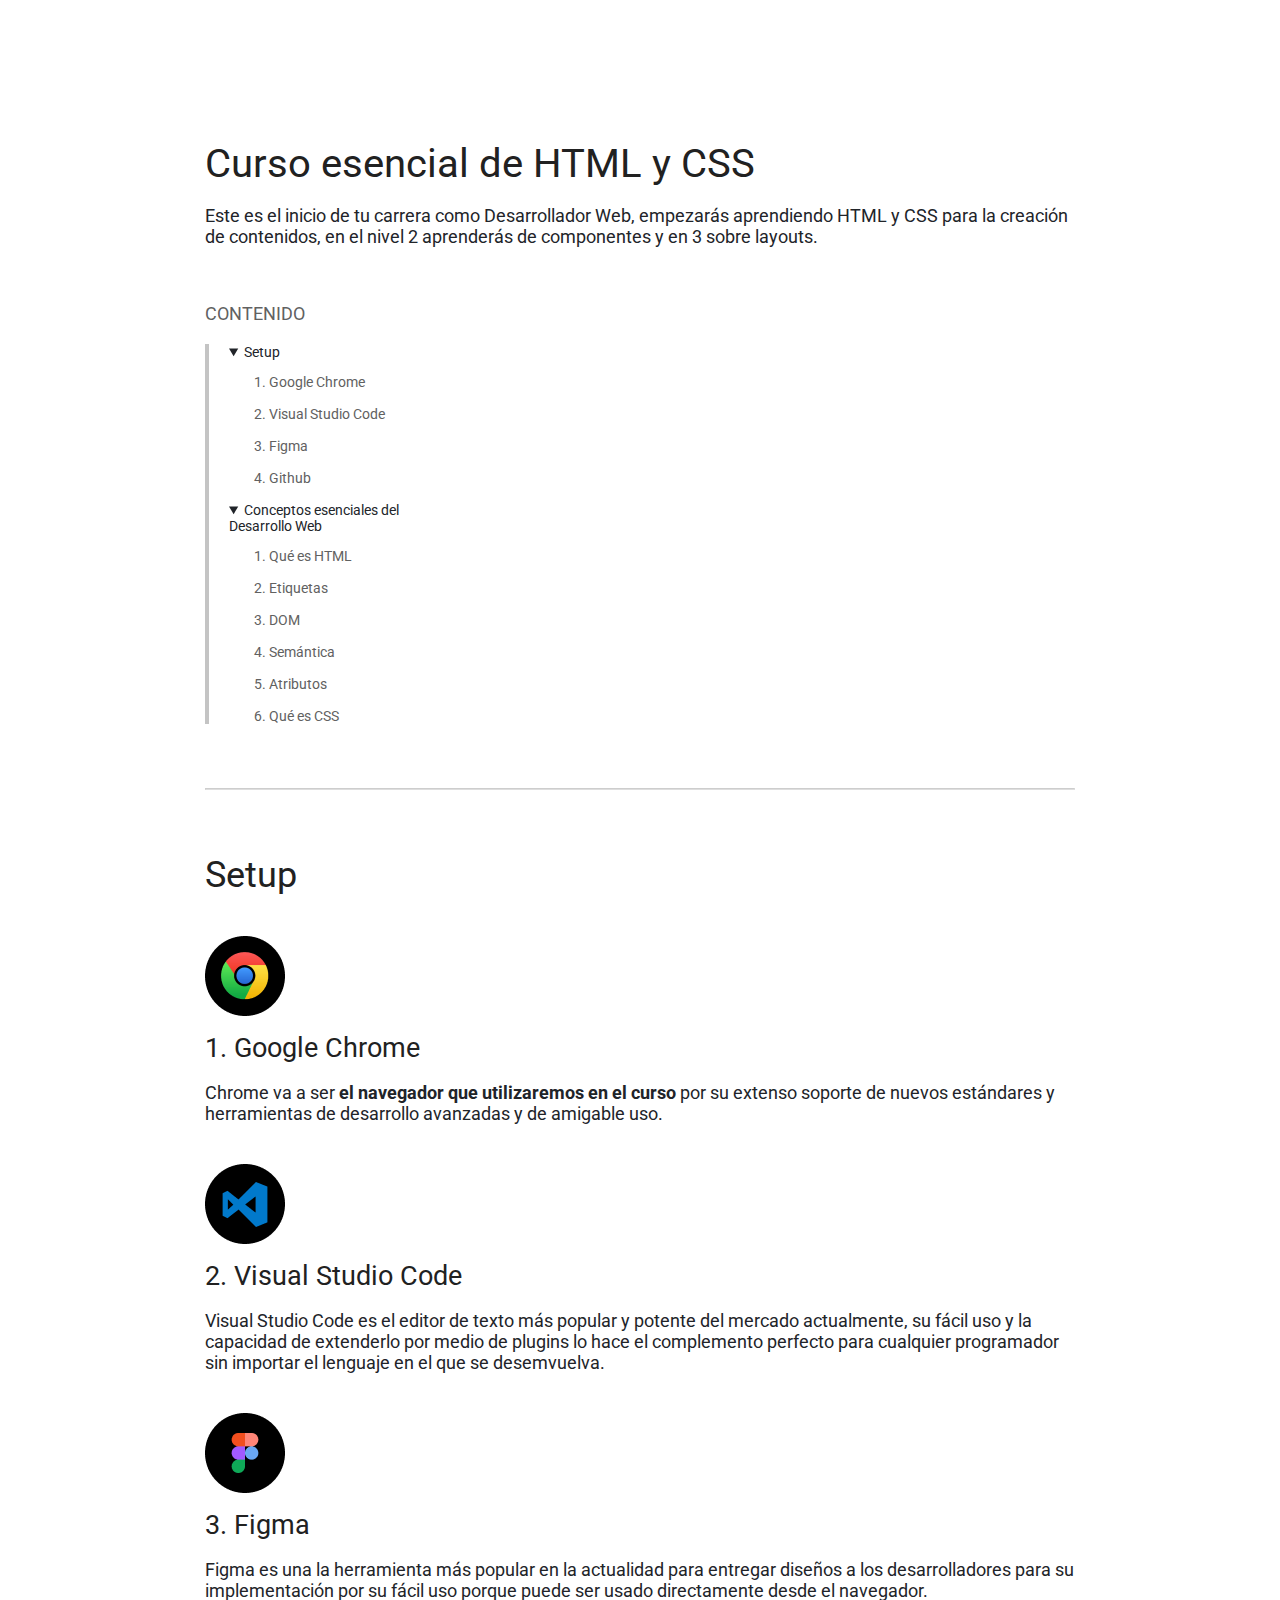
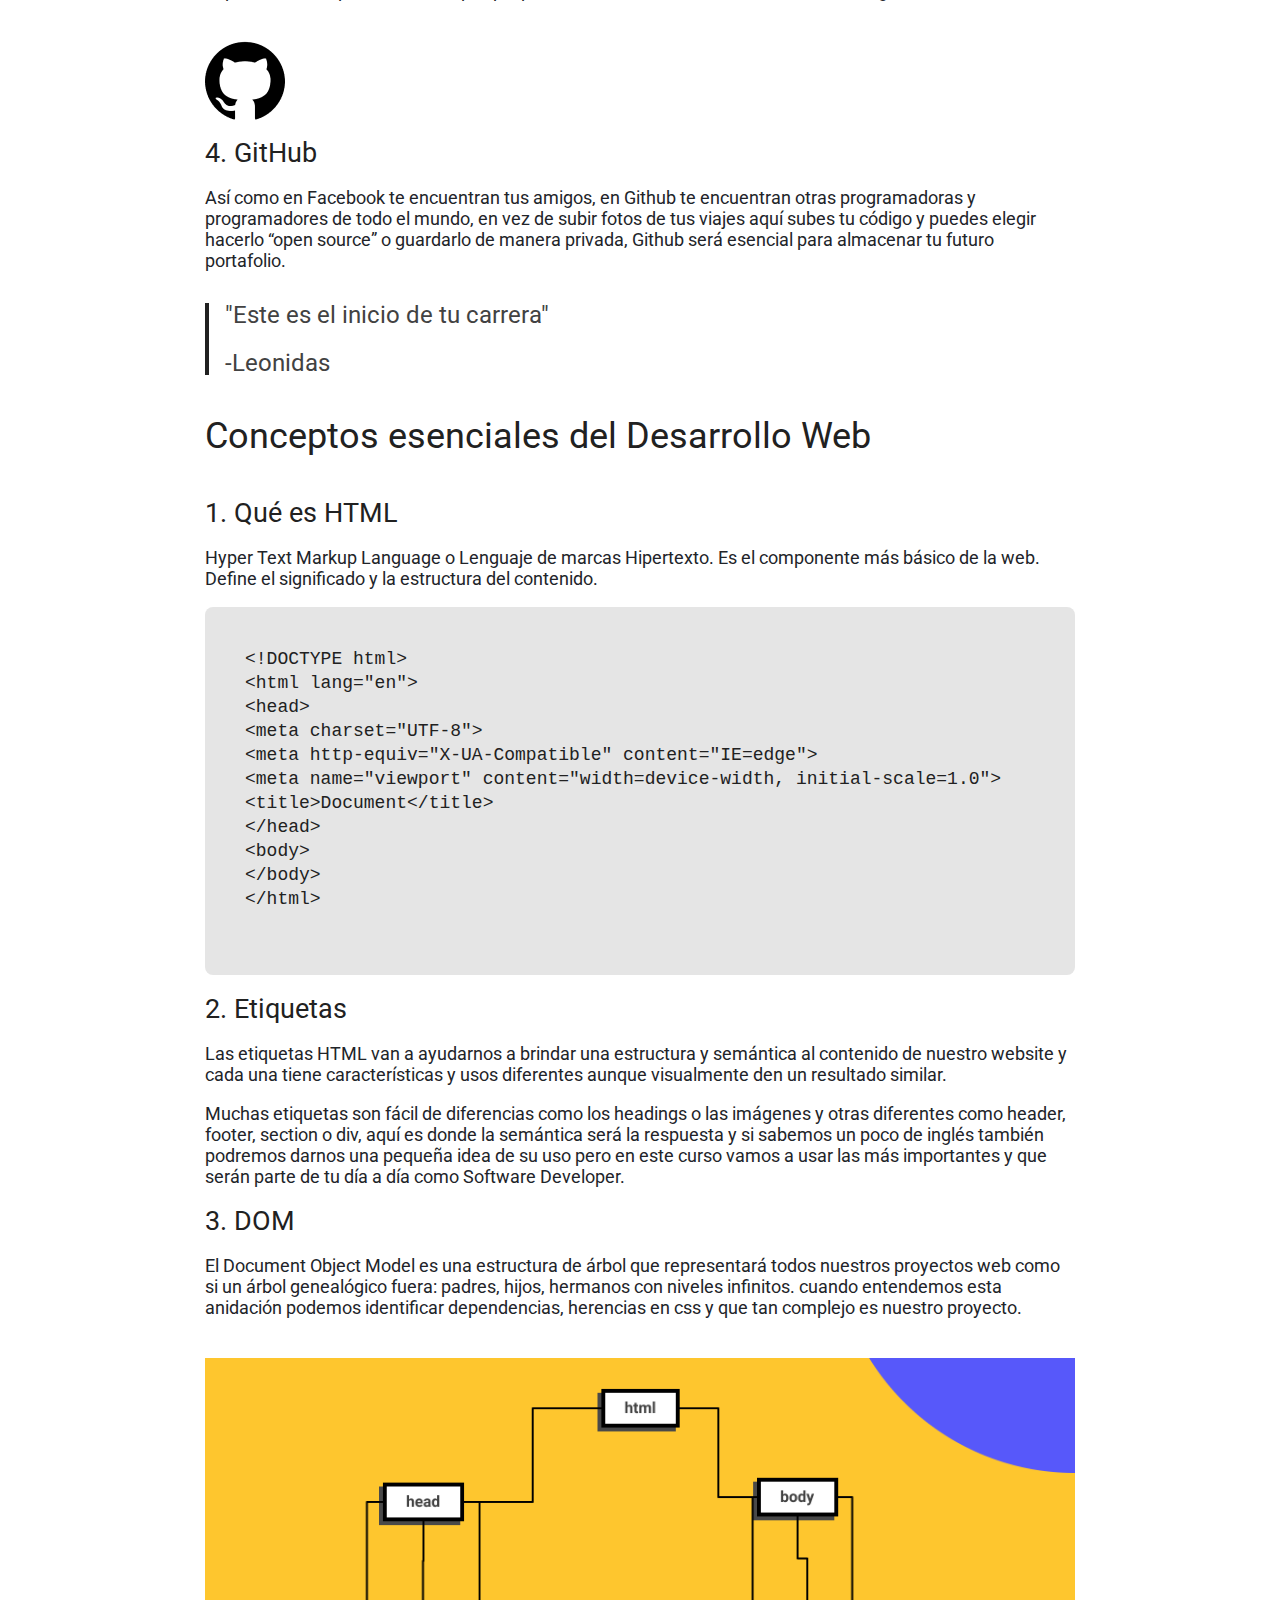
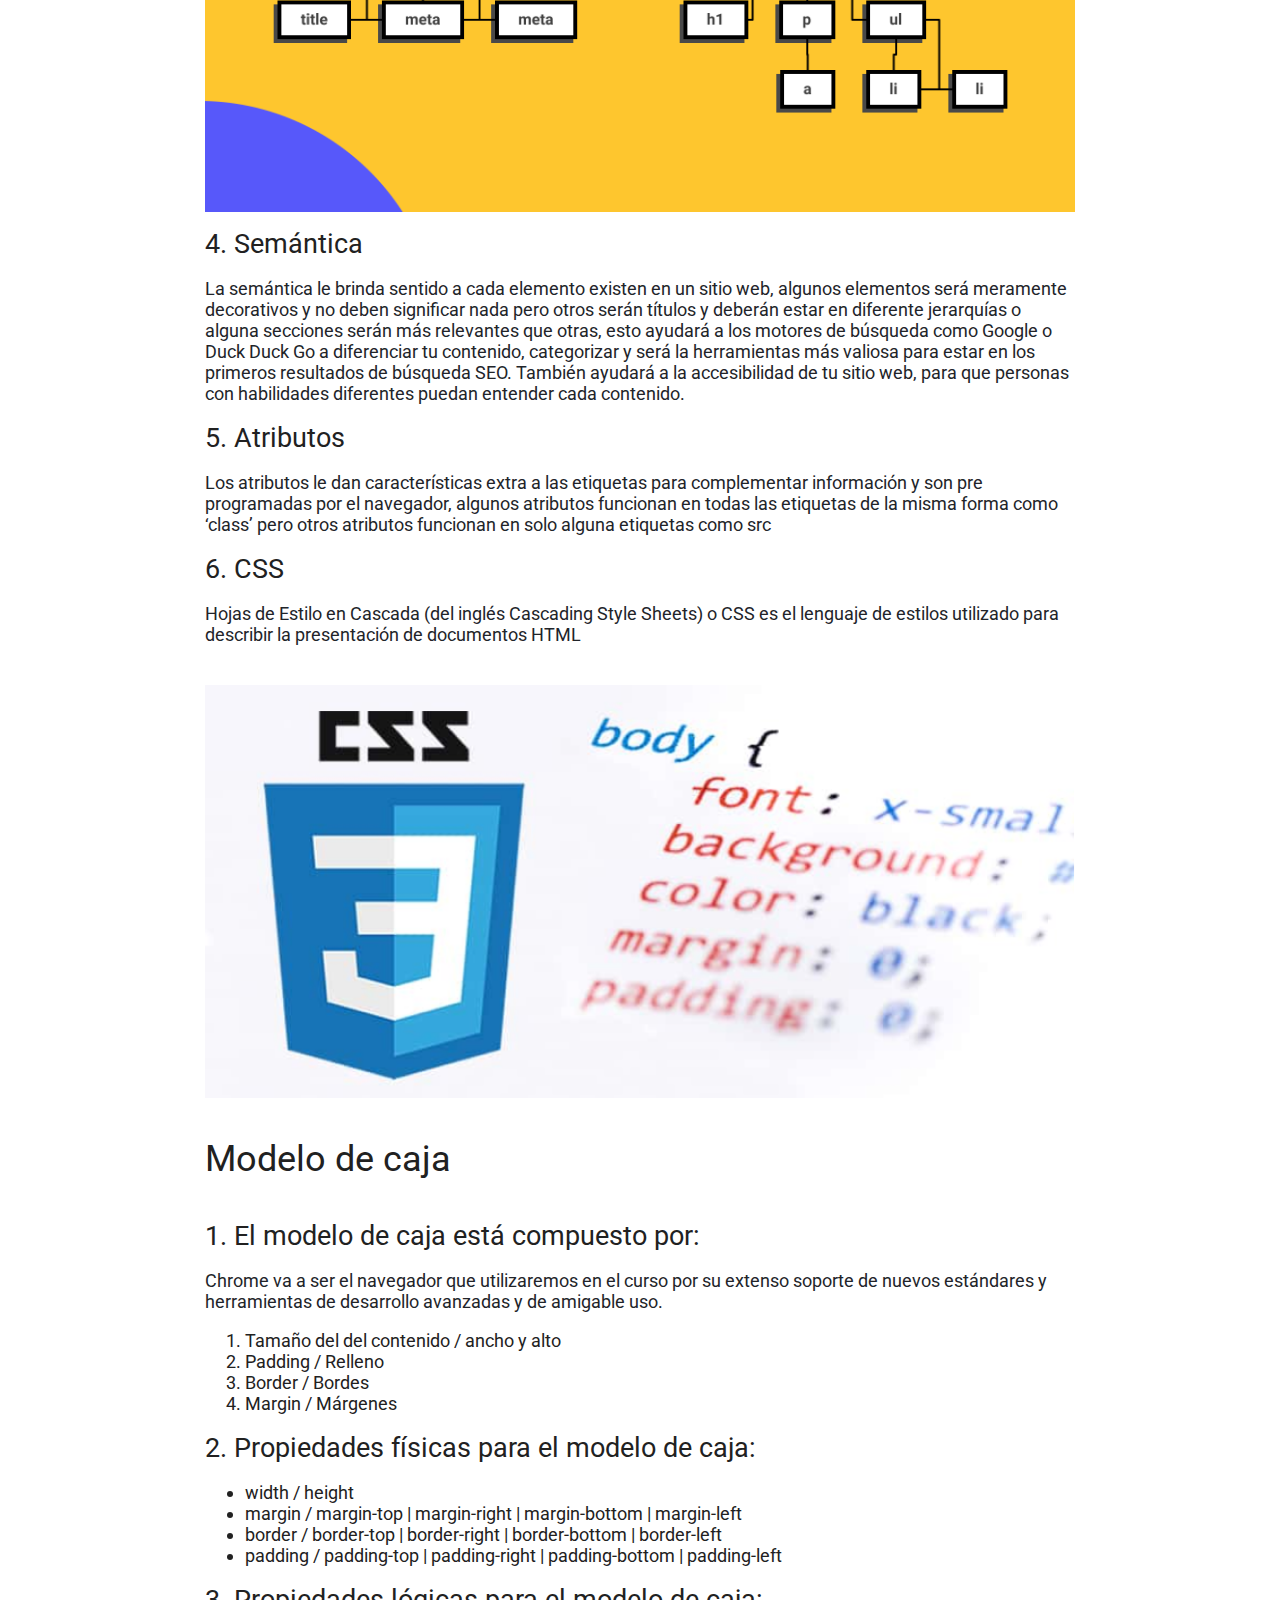
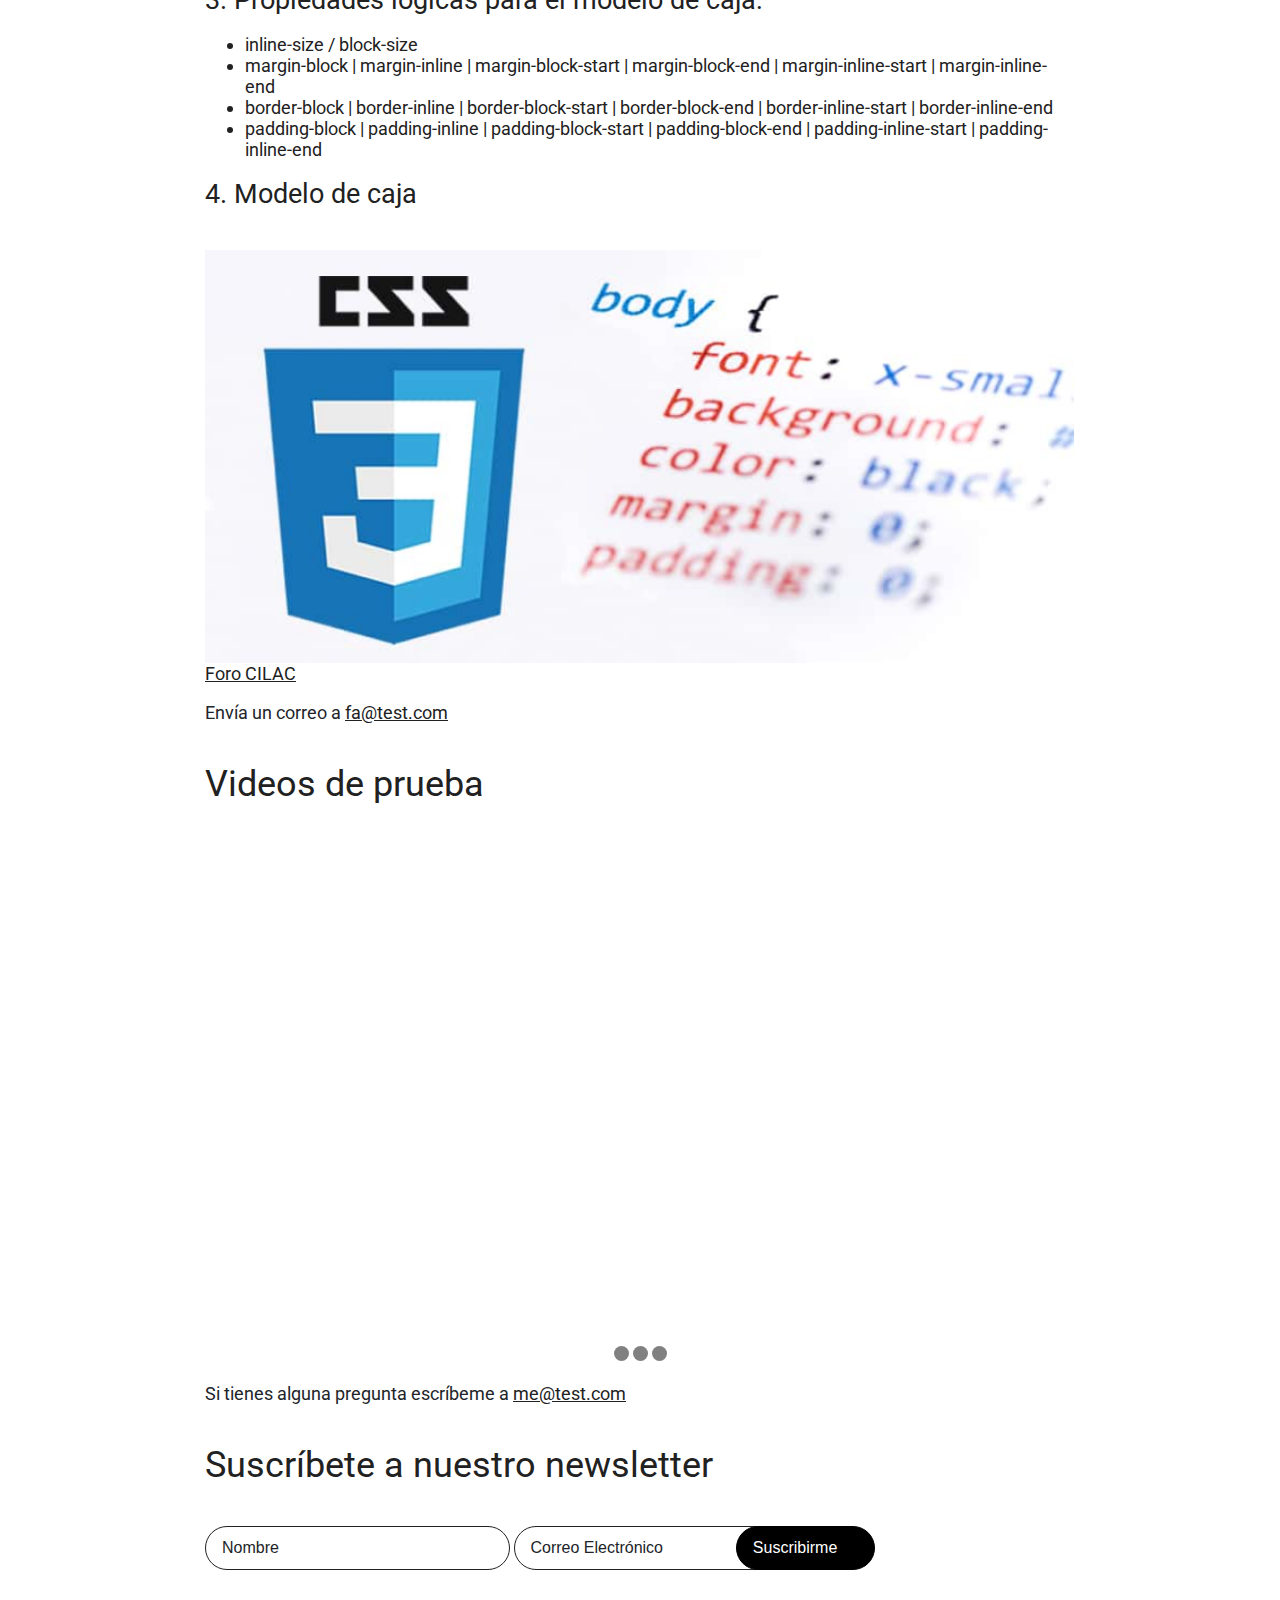
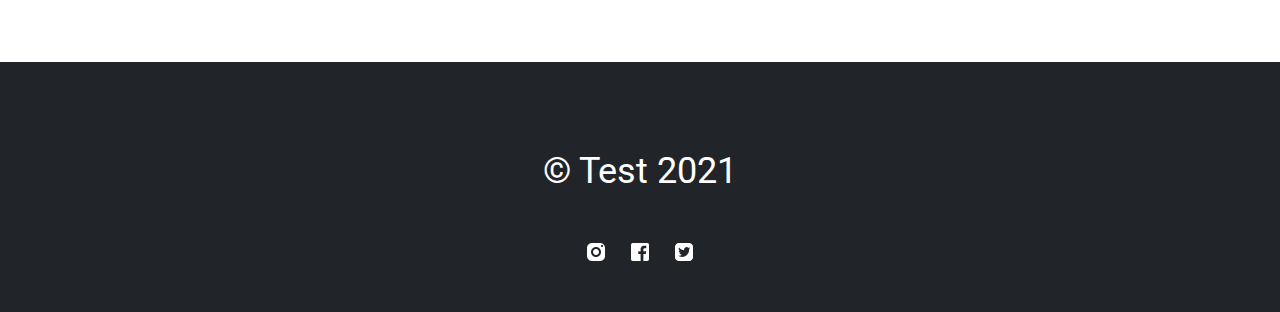
<file: medium-3.html>
<!DOCTYPE html>
<html lang="en">
<head>
  <meta charset="UTF-8">
  <meta http-equiv="X-UA-Compatible" content="IE=edge">
  <meta name="viewport" content="width=device-width, initial-scale=1.0">
  <link rel="stylesheet" href="./css/styles-logical-3.css">
  <!-- <link rel="stylesheet" href="./css/styles-physical.css"> -->
  <link rel="preconnect" href="https://fonts.gstatic.com">
  <link rel="preconnect" href="https://fonts.gstatic.com">
  <link
    href="https://fonts.googleapis.com/css2?family=Nunito&family=Roboto:ital,wght@0,400;0,600;0,700;1,400;1,700&display=swap"
    rel="stylesheet">
  <link href="https://fonts.googleapis.com/css2?family=Roboto:ital,wght@0,400;0,700;1,400;1,700&display=swap"
    rel="stylesheet">
  <title>Blogpost Medium</title>
  <meta property="og:title" content="Blog con estilo Medium" />
  <meta property="og:type" content="website" />
  <meta property="og:url" content="https://fabiola29298.github.io/blogpost-01/" />
  <meta property="og:image" content="https://fabiola29298.github.io/blogpost-01/images/css3.png" />
  <meta property="og:description" content="Chrome va a ser el navegador que utilizaremos en el curso por su extenso soporte de nuevos
  estándares y herramientas de desarrollo avanzadas y de amigable uso." />
</head>
<body>
  <!-- <div class="hero"></div> -->

    <main class="main">
      <div class="wrapper">

        <div class="main-content">
          <h1> Curso esencial de HTML y CSS</h1>
          <p> Este es el inicio de tu carrera como Desarrollador Web, empezarás aprendiendo HTML y CSS para la creación de
            contenidos, en el nivel 2 aprenderás de componentes y en 3 sobre layouts.</p>
          <p class="title">CONTENIDO</p>
          <div class="header">
            <div class="wrapper">
              <div class="header-content">
                <header>
                  <details open>
                    <summary>
                      Setup
                    </summary>
                    <ol>
                      <li><a href="#google-chorme">Google Chrome</a></li>
                      <li><a href="#vsc">Visual Studio Code</a></li>
                      <li><a href="#figma">Figma</a></li>
                      <li><a href="#github">Github</a></li>
                    </ol>
                  </details>
                  <details open>
                    <summary> Conceptos esenciales del Desarrollo Web</summary>
                    <ol>
                      <li><a href="#html">Qué es HTML</a></li>
                      <li><a href="#etiqueta">Etiquetas</a></li>
                      <li><a href="#dom">DOM</a></li>
                      <li><a href="#semantica">Semántica</a></li>
                      <li><a href="#atributos">Atributos</a></li>
                      <li><a href="#css">Qué es CSS</a></li>
                    </ol>
                  </details>
                  <nav>
                  </nav>
                </header>
              </div>
            </div>
          </div>
          <hr>
          <section class="section-content">
            <h2>
              Setup
            </h2>
            <img src="./images/google-chorme.png" alt="Logo de google Chrome" title="Logo de google Chrome">
            <h3 id="google-chorme">Google Chrome</h3>
            <p>Chrome va a ser <strong> el navegador que utilizaremos en el curso</strong> por su extenso soporte de nuevos estándares y
              herramientas
              de
              desarrollo avanzadas y de amigable uso.</p>
            <img src="./images/visual-studio-code.png" alt="Logo de Visual Studio Code" title="Logo de Visual Studio Code">
            <h3 id="vsc">Visual Studio Code</h3>
            <p>Visual Studio Code es el editor de texto más popular y potente del mercado actualmente, su fácil uso y la capacidad
              de
              extenderlo por medio de plugins lo hace el complemento perfecto para cualquier programador sin importar el lenguaje
              en
              el que se desemvuelva.</p>
            <img src="./images/figma.png" alt="Logo de Figma" title="Logo de Figma">
            <h3 id="figma">Figma</h3>
            <p>Figma es una la herramienta más popular en la actualidad para entregar diseños a los desarrolladores para su
              implementación por su fácil uso porque puede ser usado directamente desde el navegador.</p>
            <img src="./images/github.png" alt="Logo de Github" title="Logo de Github">

            <h3 id="github">GitHub</h3>
            <p>Así como en Facebook te encuentran tus amigos, en Github te encuentran otras programadoras y programadores de todo
              el
              mundo, en vez de subir fotos de tus viajes aquí subes tu código y puedes elegir hacerlo “open source” o guardarlo de
              manera privada, Github será esencial para almacenar tu futuro portafolio.</p>
            <blockquote>
              <p>"Este es el inicio de tu carrera"</p>
              <p> <span>-Leonidas</span></p>
            </blockquote>

          </section>
          <section class="section-content">
            <h2>Conceptos esenciales del Desarrollo Web</h2>
            <h3 id="html">Qué es HTML</h3>
            <p>Hyper Text Markup Language o Lenguaje de marcas Hipertexto. Es el componente más básico de la web. Define el
              significado
              y la estructura del contenido.</p>
            <pre>
&lt;!DOCTYPE html&gt;
&lt;html lang=&quot;en&quot;&gt;
&lt;head&gt;
&lt;meta charset=&quot;UTF-8&quot;&gt;
&lt;meta http-equiv=&quot;X-UA-Compatible&quot; content=&quot;IE=edge&quot;&gt;
&lt;meta name=&quot;viewport&quot; content=&quot;width=device-width, initial-scale=1.0&quot;&gt;
&lt;title&gt;Document&lt;/title&gt;
&lt;/head&gt;
&lt;body&gt;
&lt;/body&gt;
&lt;/html&gt;
                            </pre>
            <h3 id="etiqueta">Etiquetas</h3>
            <p>Las etiquetas HTML van a ayudarnos a brindar una estructura y semántica al contenido de nuestro website y cada una
              tiene
              características y usos diferentes aunque visualmente den un resultado similar.</p>
            <p>Muchas etiquetas son fácil de diferencias como los headings o las imágenes y otras diferentes como header, footer,
              section o div, aquí es donde la semántica será la respuesta y si sabemos un poco de inglés también podremos darnos
              una
              pequeña idea de su uso pero en este curso vamos a usar las más importantes y que serán parte de tu día a día como
              Software Developer.</p>
            <h3 id="dom">DOM</h3>
            <p>El Document Object Model es una estructura de árbol que representará todos nuestros proyectos web como si un árbol
              genealógico fuera: padres, hijos, hermanos con niveles infinitos. cuando entendemos esta anidación podemos
              identificar
              dependencias, herencias en css y que tan complejo es nuestro proyecto.</p>
            <img src="./images/dom.png" alt="estructura de árbol que representa al Documento Objetc Model">
            <h3 id="semantica">Semántica</h3>
            <p>La semántica le brinda sentido a cada elemento existen en un sitio web, algunos elementos será meramente
              decorativos
              y
              no deben significar nada pero otros serán títulos y deberán estar en diferente jerarquías o alguna secciones serán
              más
              relevantes que otras, esto ayudará a los motores de búsqueda como Google o Duck Duck Go a diferenciar tu contenido,
              categorizar y será la herramientas más valiosa para estar en los primeros resultados de búsqueda SEO. También
              ayudará
              a
              la accesibilidad de tu sitio web, para que personas con habilidades diferentes puedan entender cada contenido.</p>
            <h3 id="atributos">Atributos</h3>
            <p>Los atributos le dan características extra a las etiquetas para complementar información y son pre programadas por
              el
              navegador, algunos atributos funcionan en todas las etiquetas de la misma forma como ‘class’ pero otros atributos
              funcionan en solo alguna etiquetas como src</p>
            <h3 id="css">CSS</h3>
            <p>Hojas de Estilo en Cascada (del inglés Cascading Style Sheets) o CSS es el lenguaje de estilos utilizado para
              describir
              la presentación de documentos HTML</p>
            <img src="./images/css3.png" alt="Logo de CSS">
          </section>
          <section class="section-content">
            <h2>Modelo de caja</h2>
            <h3>El modelo de caja está compuesto por:</h3>
            <p>Chrome va a ser el navegador que utilizaremos en el curso por su extenso soporte de nuevos estándares y
              herramientas
              de
              desarrollo avanzadas y de amigable uso.</p>
            <ol>
              <li>Tamaño del del contenido / ancho y alto</li>
              <li>Padding / Relleno</li>
              <li>Border / Bordes</li>
              <li>Margin / Márgenes</li>
            </ol>
            <h3>Propiedades físicas para el modelo de caja:</h3>
            <ul>
              <li>width / height</li>
              <li>margin / margin-top | margin-right | margin-bottom | margin-left</li>
              <li>border / border-top | border-right | border-bottom | border-left</li>
              <li>padding / padding-top | padding-right | padding-bottom | padding-left</li>
            </ul>
            <h3>Propiedades lógicas para el modelo de caja:</h3>
            <ul>
              <li>inline-size / block-size</li>
              <li>margin-block | margin-inline | margin-block-start | margin-block-end | margin-inline-start | margin-inline-end
              </li>
              <li>border-block | border-inline | border-block-start | border-block-end | border-inline-start | border-inline-end
              </li>
              <li>padding-block | padding-inline | padding-block-start | padding-block-end | padding-inline-start |
                padding-inline-end</li>
            </ul>
            <h3>Modelo de caja</h3>
            <img src="./images/css3.png" alt="Logo de CSS">
          </section>
          <a href="http://forocilac.org/portal/" target="_blank">Foro CILAC</a>
          <p> Envía un correo a <a href="mailto:fa@test.com">fa@test.com</a></p>

          <div class="section-content">
            <h2>Videos de prueba</h2>
            <div class="slider">
              <scroll-container class="slider-container">
                <scroll-page class="slider-slide" id="video-1">
                  <iframe class="video" width="560" height="315" src="https://www.youtube.com/embed/09R8_2nJtjg" frameborder="0"
                  allow="accelerometer; autoplay; clipboard-write; encrypted-media; gyroscope; picture-in-picture"
                  allowfullscreen></iframe>
                </scroll-page>
                <scroll-page class="slider-slide" id="video-2">
                  <iframe class="video" width="560" height="315" src="https://www.youtube.com/embed/tCXGJQYZ9JA" frameborder="0"
                  allow="accelerometer; autoplay; clipboard-write; encrypted-media; gyroscope; picture-in-picture"
                  allowfullscreen></iframe>
                </scroll-page>
                <scroll-page class="slider-slide" id="video-3">
                  <iframe class="video" width="560" height="315" src="https://www.youtube.com/embed/Dkk9gvTmCXY" frameborder="0"
                  allow="accelerometer; autoplay; clipboard-write; encrypted-media; gyroscope; picture-in-picture"
                  allowfullscreen></iframe>
                </scroll-page>
              </scroll-container>
              <div class="slider-bullet-list">
                <a href="#video-1" class="slider-bullet"></a>
                <a href="#video-2" class="slider-bullet"></a>
                <a href="#video-3" class="slider-bullet"></a>
              </div>
            </div>
          </div>
          <p>
            Si tienes alguna pregunta escríbeme a
            <a href="mailto:me@test.com">me@test.com</a>
          </p>
          <div class="section-content">
            <h2>Suscríbete a nuestro newsletter</h2>
            <form action="#" class="form">
              <!-- <select name="" id="">
                <option value="">curso 1</option>
                <option value="">curso 2</option>
              </select>
              <input type="checkbox">
              <input type="radio"> -->
              <input type="text" required placeholder="Nombre">
              <input type="email" required placeholder="Correo Electrónico">
              <input type="submit" value="Suscribirme">
            </form>
          </div>



        </div>
      </div>
    </main>
    <footer>
      <h2>
        © Test 2021
      </h2>
      <img src="./images/social.png" alt="Logo de Instagram">
      <img src="./images/social2.png" alt="Logo de Facebook">
      <img src="./images/social3.png" alt="Logo de Twitter">
    </footer>

    <script>
      const $detailsList = document.querySelectorAll('details')
      $detailsList.forEach(($details)=>{
        $details.querySelector('summary').addEventListener('click', expand)
      })
      function expand(){
        $detailsList.forEach(($details) => {
          $details.removeAttribute('open')
        })
      }
      </script>
  </body>
  </html>
</file>
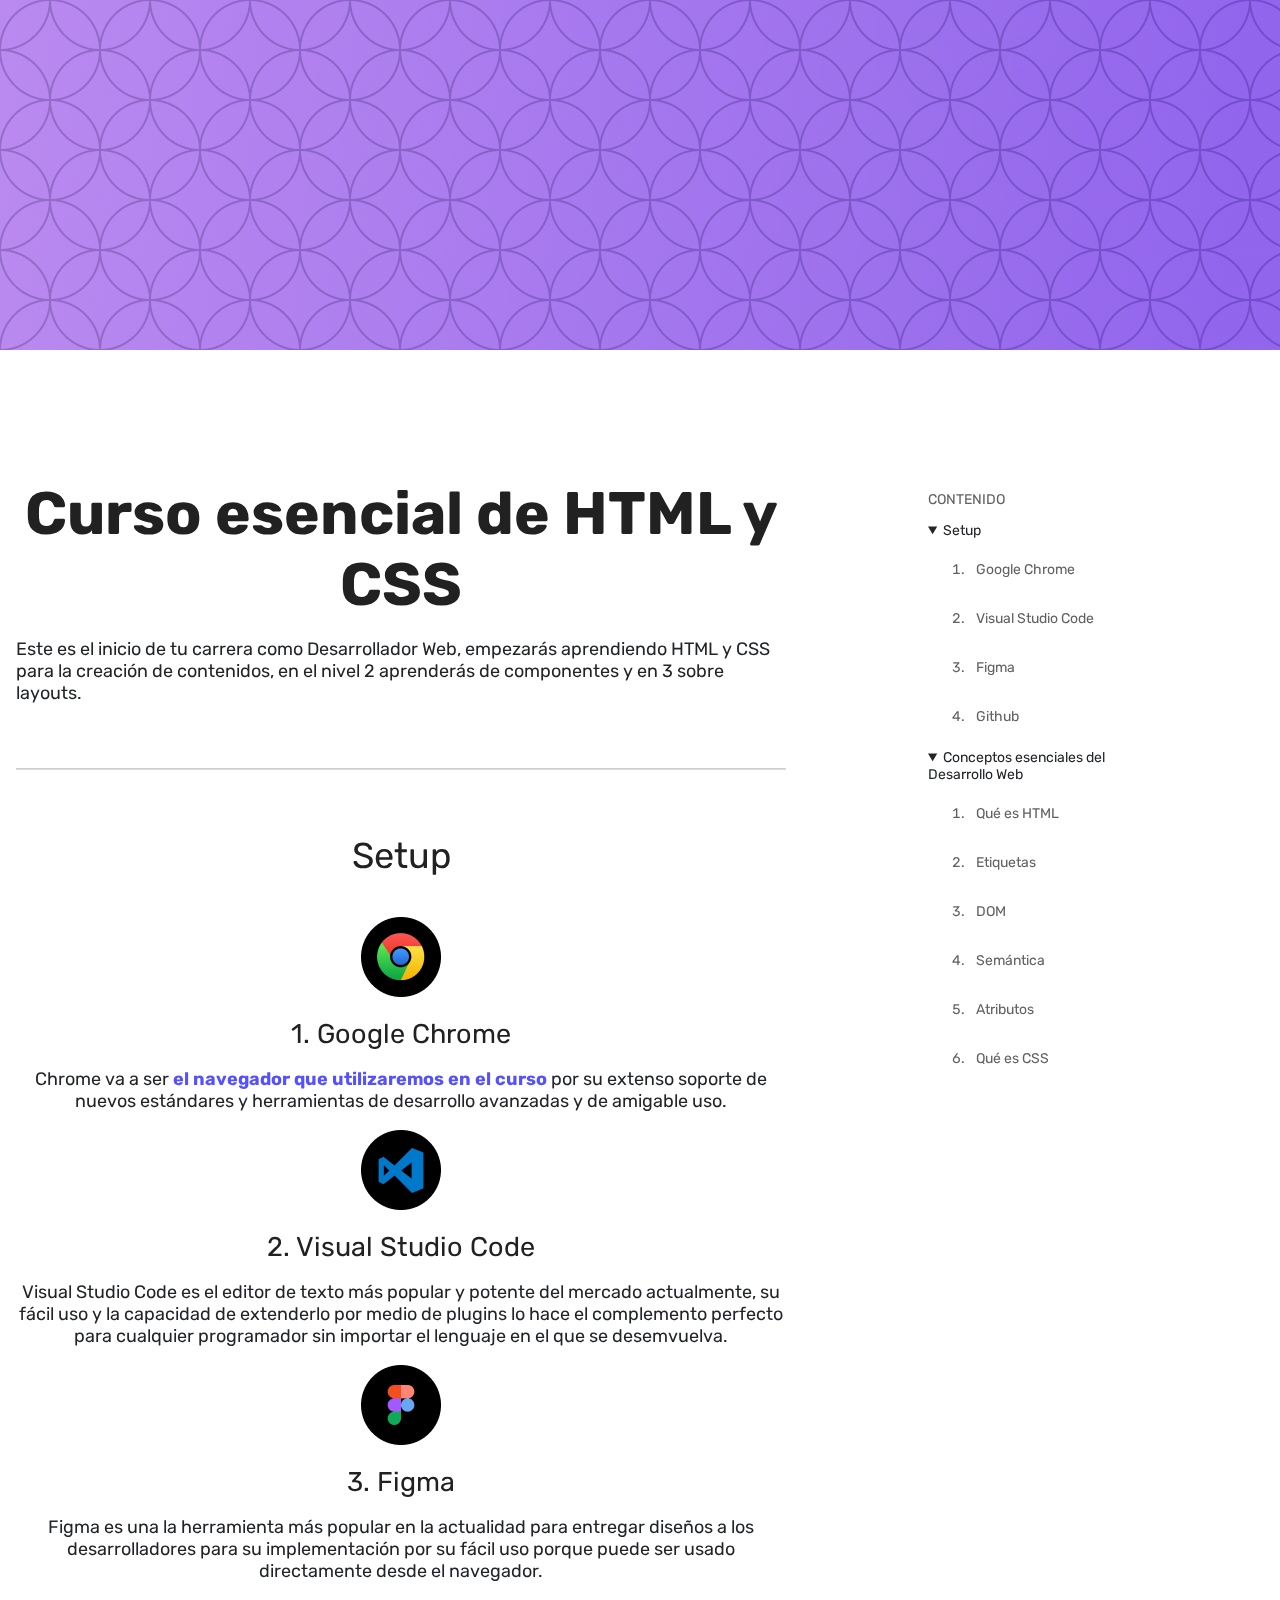
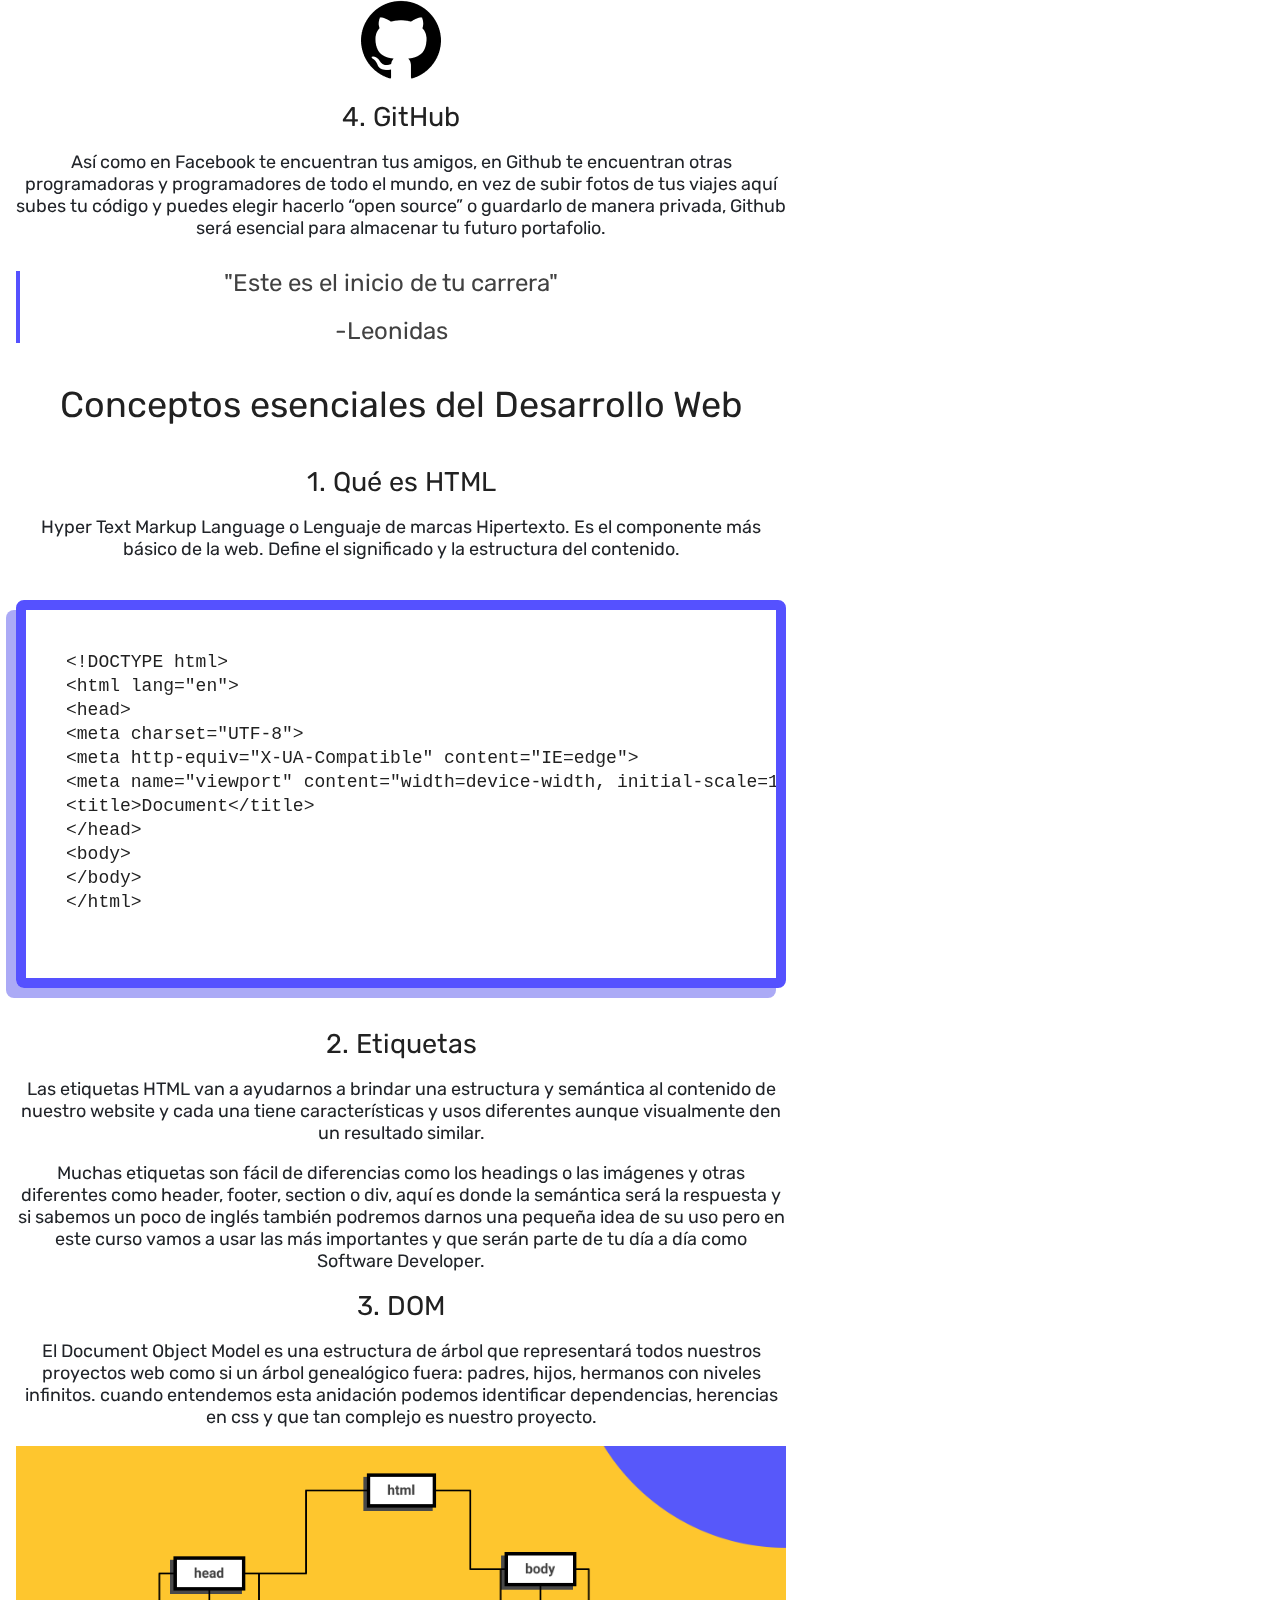
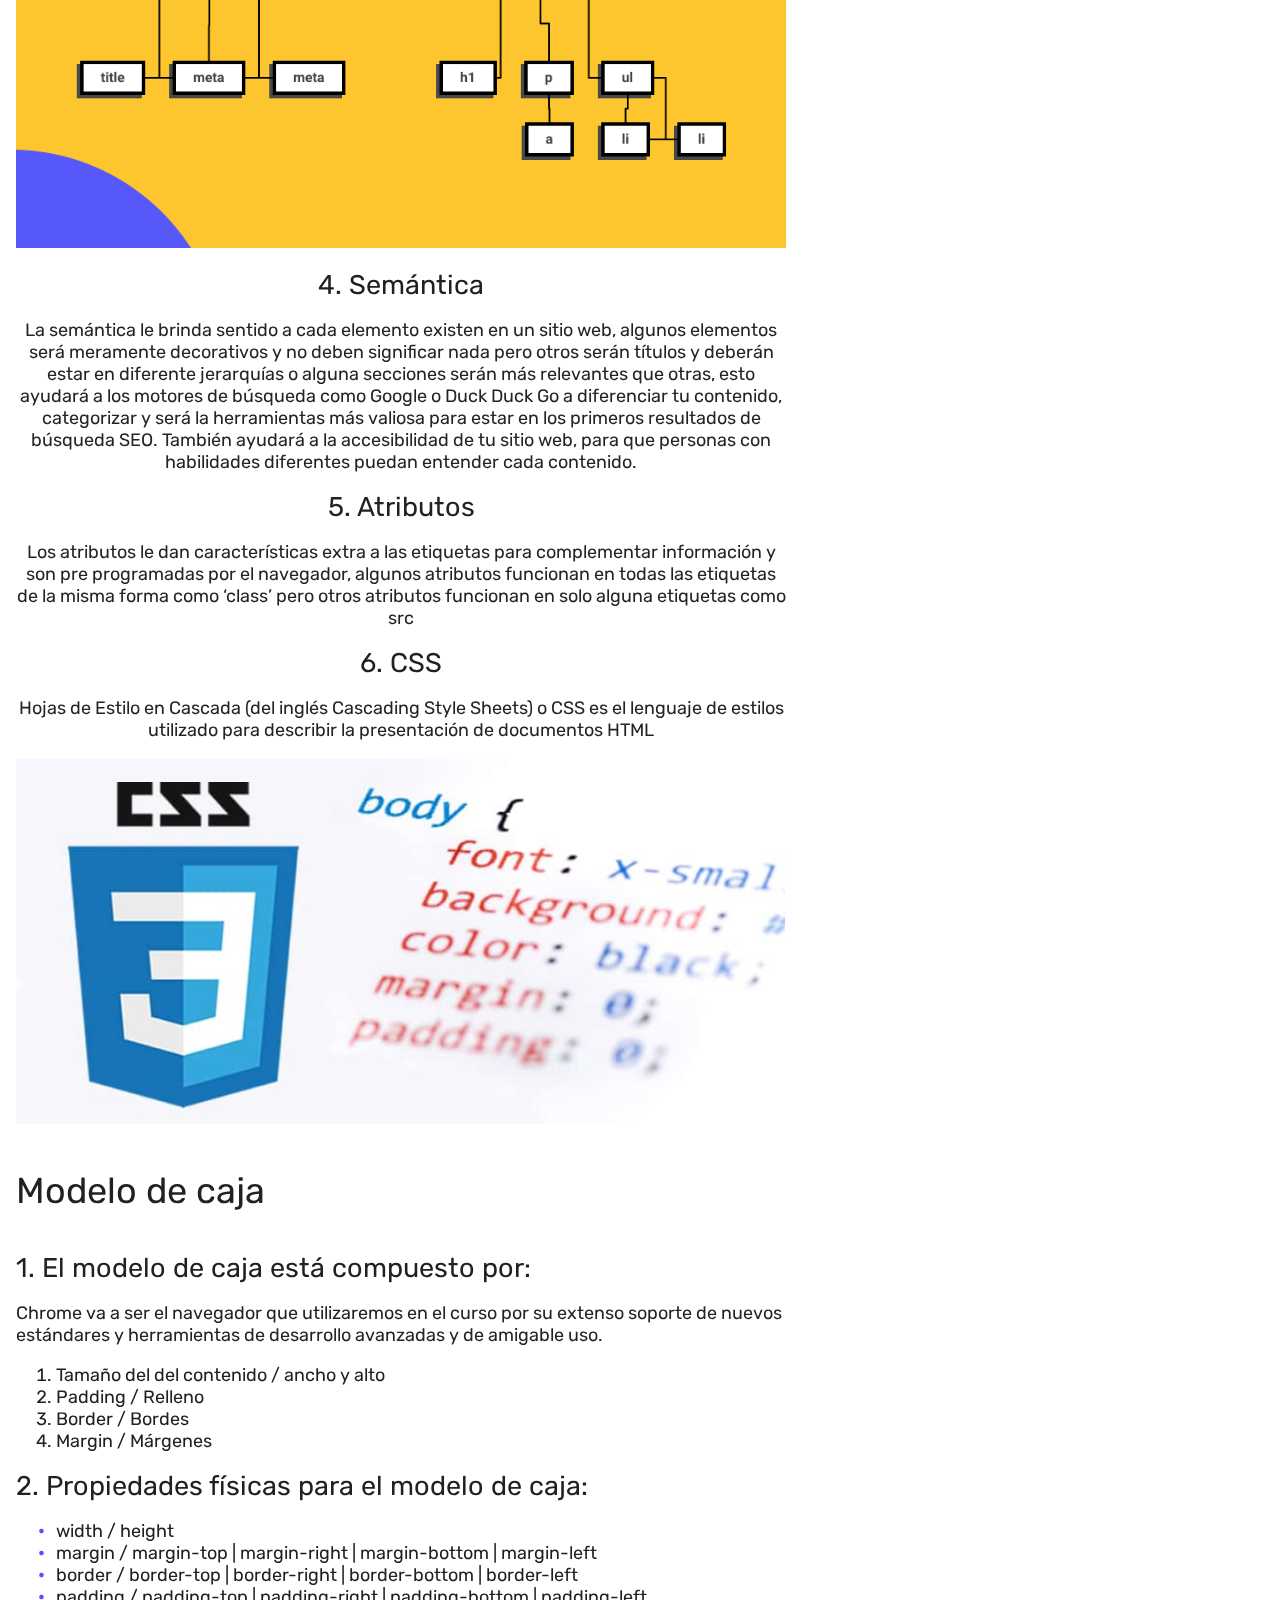
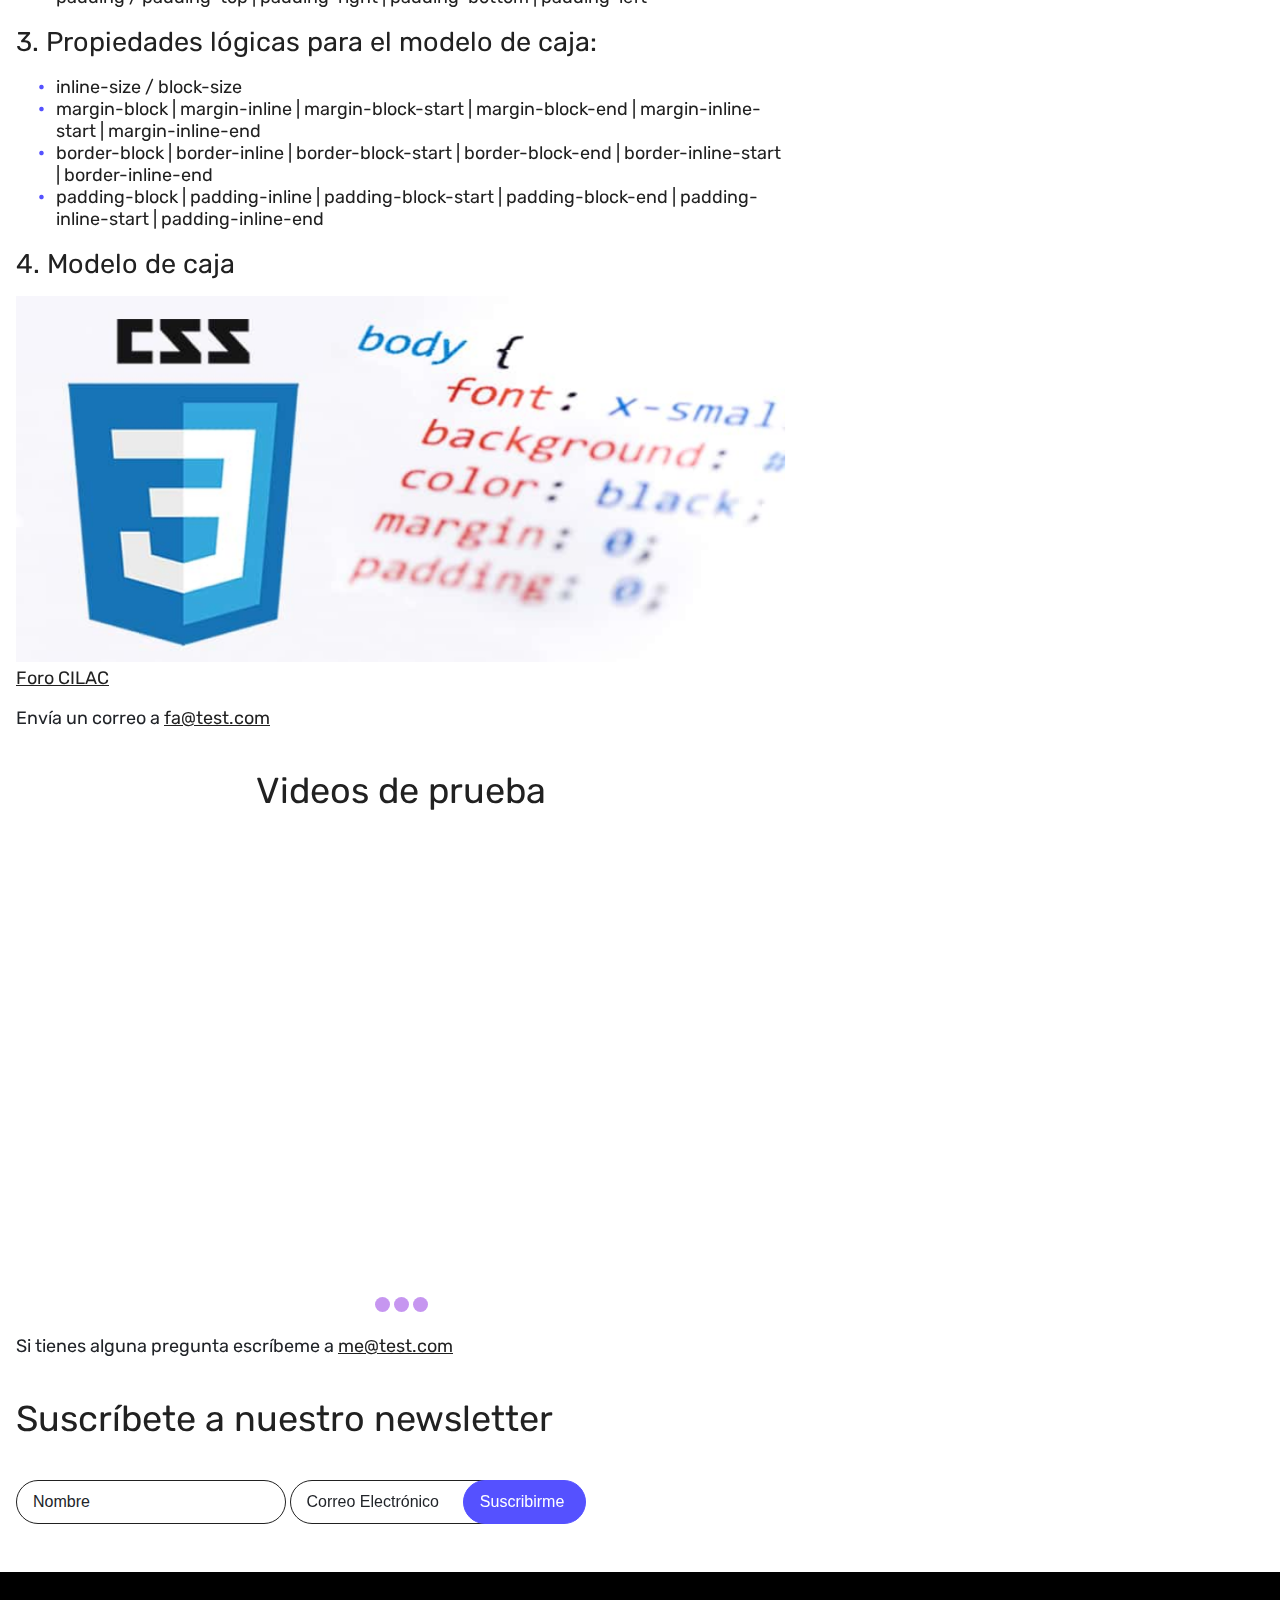
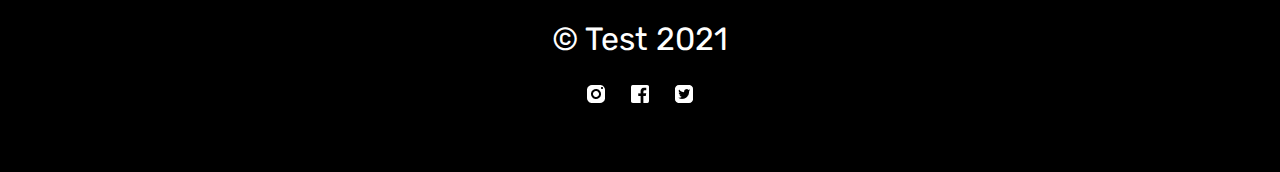
<file: medium-4.html>
<!DOCTYPE html>
<html lang="en">

<head>
  <meta charset="UTF-8">
  <meta http-equiv="X-UA-Compatible" content="IE=edge">
  <meta name="viewport" content="width=device-width, initial-scale=1.0">
  <link rel="stylesheet" href="./css/styles-logical-4.css">
  <!-- <link rel="stylesheet" href="./css/styles-physical.css"> -->
  <link rel="preconnect" href="https://fonts.gstatic.com">
  <link href="https://fonts.googleapis.com/css2?family=Rubik:wght@400;500;600;700&display=swap" rel="stylesheet">
  <title>Blogpost Medium</title>
  <meta property="og:title" content="Blog con estilo Medium" />
  <meta property="og:type" content="website" />
  <meta property="og:url" content="https://fabiola29298.github.io/blogpost-01/" />
  <meta property="og:image" content="https://fabiola29298.github.io/blogpost-01/images/css3.png" />
  <meta property="og:description" content="Chrome va a ser el navegador que utilizaremos en el curso por su extenso soporte de nuevos
  estándares y herramientas de desarrollo avanzadas y de amigable uso." />
</head>

<body>
  <div class="hero"></div>
  <div class="header">
    <div class="wrapper">
      <div class="header-content">
        <header>
          <p class="title">CONTENIDO</p>
          <details open>
            <summary>
              Setup
            </summary>
            <ol>
              <li><a href="#google-chorme">Google Chrome</a></li>
              <li><a href="#vsc">Visual Studio Code</a></li>
              <li><a href="#figma">Figma</a></li>
              <li><a href="#github">Github</a></li>
            </ol>
          </details>
          <details open>
            <summary> Conceptos esenciales del Desarrollo Web</summary>
            <ol>
              <li><a href="#html">Qué es HTML</a></li>
              <li><a href="#etiqueta">Etiquetas</a></li>
              <li><a href="#dom">DOM</a></li>
              <li><a href="#semantica">Semántica</a></li>
              <li><a href="#atributos">Atributos</a></li>
              <li><a href="#css">Qué es CSS</a></li>
            </ol>
          </details>
          <nav>
          </nav>
        </header>
      </div>
    </div>
  </div>
  <main class="main">
    <div class="wrapper">

      <div class="main-content">
        <h1> Curso esencial de HTML y CSS</h1>
        <p> Este es el inicio de tu carrera como Desarrollador Web, empezarás aprendiendo HTML y CSS para la creación de
          contenidos, en el nivel 2 aprenderás de componentes y en 3 sobre layouts.</p>

        <hr>
        <section class="section-content">
          <h2>
            Setup
          </h2>
          <img src="./images/google-chorme.png" alt="Logo de google Chrome" title="Logo de google Chrome">
          <h3 id="google-chorme">Google Chrome</h3>
          <p>Chrome va a ser <strong> el navegador que utilizaremos en el curso</strong> por su extenso soporte de
            nuevos estándares y
            herramientas
            de
            desarrollo avanzadas y de amigable uso.</p>
          <img src="./images/visual-studio-code.png" alt="Logo de Visual Studio Code"
            title="Logo de Visual Studio Code">
          <h3 id="vsc">Visual Studio Code</h3>
          <p>Visual Studio Code es el editor de texto más popular y potente del mercado actualmente, su fácil uso y la
            capacidad
            de
            extenderlo por medio de plugins lo hace el complemento perfecto para cualquier programador sin importar el
            lenguaje
            en
            el que se desemvuelva.</p>
          <img src="./images/figma.png" alt="Logo de Figma" title="Logo de Figma">
          <h3 id="figma">Figma</h3>
          <p>Figma es una la herramienta más popular en la actualidad para entregar diseños a los desarrolladores para
            su
            implementación por su fácil uso porque puede ser usado directamente desde el navegador.</p>
          <img src="./images/github.png" alt="Logo de Github" title="Logo de Github">

          <h3 id="github">GitHub</h3>
          <p>Así como en Facebook te encuentran tus amigos, en Github te encuentran otras programadoras y programadores
            de todo
            el
            mundo, en vez de subir fotos de tus viajes aquí subes tu código y puedes elegir hacerlo “open source” o
            guardarlo de
            manera privada, Github será esencial para almacenar tu futuro portafolio.</p>
          <blockquote>
            <p>"Este es el inicio de tu carrera"</p>
            <p> <span>-Leonidas</span></p>
          </blockquote>

        </section>
        <section class="section-content">
          <h2>Conceptos esenciales del Desarrollo Web</h2>
          <h3 id="html">Qué es HTML</h3>
          <p>Hyper Text Markup Language o Lenguaje de marcas Hipertexto. Es el componente más básico de la web. Define
            el
            significado
            y la estructura del contenido.</p>
          <pre>
&lt;!DOCTYPE html&gt;
&lt;html lang=&quot;en&quot;&gt;
&lt;head&gt;
&lt;meta charset=&quot;UTF-8&quot;&gt;
&lt;meta http-equiv=&quot;X-UA-Compatible&quot; content=&quot;IE=edge&quot;&gt;
&lt;meta name=&quot;viewport&quot; content=&quot;width=device-width, initial-scale=1.0&quot;&gt;
&lt;title&gt;Document&lt;/title&gt;
&lt;/head&gt;
&lt;body&gt;
&lt;/body&gt;
&lt;/html&gt;
                            </pre>
          <h3 id="etiqueta">Etiquetas</h3>
          <p>Las etiquetas HTML van a ayudarnos a brindar una estructura y semántica al contenido de nuestro website y
            cada una
            tiene
            características y usos diferentes aunque visualmente den un resultado similar.</p>
          <p>Muchas etiquetas son fácil de diferencias como los headings o las imágenes y otras diferentes como header,
            footer,
            section o div, aquí es donde la semántica será la respuesta y si sabemos un poco de inglés también podremos
            darnos
            una
            pequeña idea de su uso pero en este curso vamos a usar las más importantes y que serán parte de tu día a día
            como
            Software Developer.</p>
          <h3 id="dom">DOM</h3>
          <p>El Document Object Model es una estructura de árbol que representará todos nuestros proyectos web como si
            un árbol
            genealógico fuera: padres, hijos, hermanos con niveles infinitos. cuando entendemos esta anidación podemos
            identificar
            dependencias, herencias en css y que tan complejo es nuestro proyecto.</p>
          <img src="./images/dom.png" alt="estructura de árbol que representa al Documento Objetc Model">
          <h3 id="semantica">Semántica</h3>
          <p>La semántica le brinda sentido a cada elemento existen en un sitio web, algunos elementos será meramente
            decorativos
            y
            no deben significar nada pero otros serán títulos y deberán estar en diferente jerarquías o alguna secciones
            serán
            más
            relevantes que otras, esto ayudará a los motores de búsqueda como Google o Duck Duck Go a diferenciar tu
            contenido,
            categorizar y será la herramientas más valiosa para estar en los primeros resultados de búsqueda SEO.
            También
            ayudará
            a
            la accesibilidad de tu sitio web, para que personas con habilidades diferentes puedan entender cada
            contenido.</p>
          <h3 id="atributos">Atributos</h3>
          <p>Los atributos le dan características extra a las etiquetas para complementar información y son pre
            programadas por
            el
            navegador, algunos atributos funcionan en todas las etiquetas de la misma forma como ‘class’ pero otros
            atributos
            funcionan en solo alguna etiquetas como src</p>
          <h3 id="css">CSS</h3>
          <p>Hojas de Estilo en Cascada (del inglés Cascading Style Sheets) o CSS es el lenguaje de estilos utilizado
            para
            describir
            la presentación de documentos HTML</p>
          <img src="./images/css3.png" alt="Logo de CSS">
        </section>

        <section class="section-content">
          <div class="modelo-caja">
            <h2>Modelo de caja</h2>
            <h3>El modelo de caja está compuesto por:</h3>
            <p>Chrome va a ser el navegador que utilizaremos en el curso por su extenso soporte de nuevos estándares y
              herramientas
              de
              desarrollo avanzadas y de amigable uso.</p>
            <ol>
              <li>Tamaño del del contenido / ancho y alto</li>
              <li>Padding / Relleno</li>
              <li>Border / Bordes</li>
              <li>Margin / Márgenes</li>
            </ol>
            <h3>Propiedades físicas para el modelo de caja:</h3>
            <ul>
              <li>width / height</li>
              <li>margin / margin-top | margin-right | margin-bottom | margin-left</li>
              <li>border / border-top | border-right | border-bottom | border-left</li>
              <li>padding / padding-top | padding-right | padding-bottom | padding-left</li>
            </ul>
            <h3>Propiedades lógicas para el modelo de caja:</h3>
            <ul>
              <li>inline-size / block-size</li>
              <li>margin-block | margin-inline | margin-block-start | margin-block-end | margin-inline-start |
                margin-inline-end
              </li>
              <li>border-block | border-inline | border-block-start | border-block-end | border-inline-start |
                border-inline-end
              </li>
              <li>padding-block | padding-inline | padding-block-start | padding-block-end | padding-inline-start |
                padding-inline-end</li>
            </ul>
            <h3>Modelo de caja</h3>
            <img src="./images/css3.png" alt="Logo de CSS">
          </div>
        </section>
        <a href="http://forocilac.org/portal/" target="_blank">Foro CILAC</a>
        <p> Envía un correo a <a href="mailto:fa@test.com">fa@test.com</a></p>

        <div class="section-content">
          <h2>Videos de prueba</h2>
          <div class="slider">
            <scroll-container class="slider-container">
              <scroll-page class="slider-slide" id="video-1">
                <iframe class="video" width="560" height="315" src="https://www.youtube.com/embed/09R8_2nJtjg"
                  frameborder="0"
                  allow="accelerometer; autoplay; clipboard-write; encrypted-media; gyroscope; picture-in-picture"
                  allowfullscreen></iframe>
              </scroll-page>
              <scroll-page class="slider-slide" id="video-2">
                <iframe class="video" width="560" height="315" src="https://www.youtube.com/embed/tCXGJQYZ9JA"
                  frameborder="0"
                  allow="accelerometer; autoplay; clipboard-write; encrypted-media; gyroscope; picture-in-picture"
                  allowfullscreen></iframe>
              </scroll-page>
              <scroll-page class="slider-slide" id="video-3">
                <iframe class="video" width="560" height="315" src="https://www.youtube.com/embed/Dkk9gvTmCXY"
                  frameborder="0"
                  allow="accelerometer; autoplay; clipboard-write; encrypted-media; gyroscope; picture-in-picture"
                  allowfullscreen></iframe>
              </scroll-page>
            </scroll-container>
            <div class="slider-bullet-list">
              <a href="#video-1" class="slider-bullet"></a>
              <a href="#video-2" class="slider-bullet"></a>
              <a href="#video-3" class="slider-bullet"></a>
            </div>
          </div>
        </div>
        <p>
          Si tienes alguna pregunta escríbeme a
          <a href="mailto:me@test.com">me@test.com</a>
        </p>
        <div class="section-content">
          <div class="modelo-caja">
            <h2>Suscríbete a nuestro newsletter</h2>
            <form action="#" class="form">
              <!-- <select name="" id="">
                  <option value="">curso 1</option>
                  <option value="">curso 2</option>
                </select>
                <input type="checkbox">
                <input type="radio"> -->
              <input type="text" required placeholder="Nombre">
              <input type="email" required placeholder="Correo Electrónico">
              <input type="submit" value="Suscribirme">
            </form>
          </div>
        </div>



      </div>
    </div>
  </main>
  <footer>
    <h2>
      © Test 2021
    </h2>
    <img src="./images/social.png" alt="Logo de Instagram">
    <img src="./images/social2.png" alt="Logo de Facebook">
    <img src="./images/social3.png" alt="Logo de Twitter">
  </footer>

  <script>
    const $detailsList = document.querySelectorAll('details')
    $detailsList.forEach(($details) => {
      $details.querySelector('summary').addEventListener('click', expand)
    })
    function expand() {
      $detailsList.forEach(($details) => {
        $details.removeAttribute('open')
      })
    }
  </script>
</body>

</html>
</file>
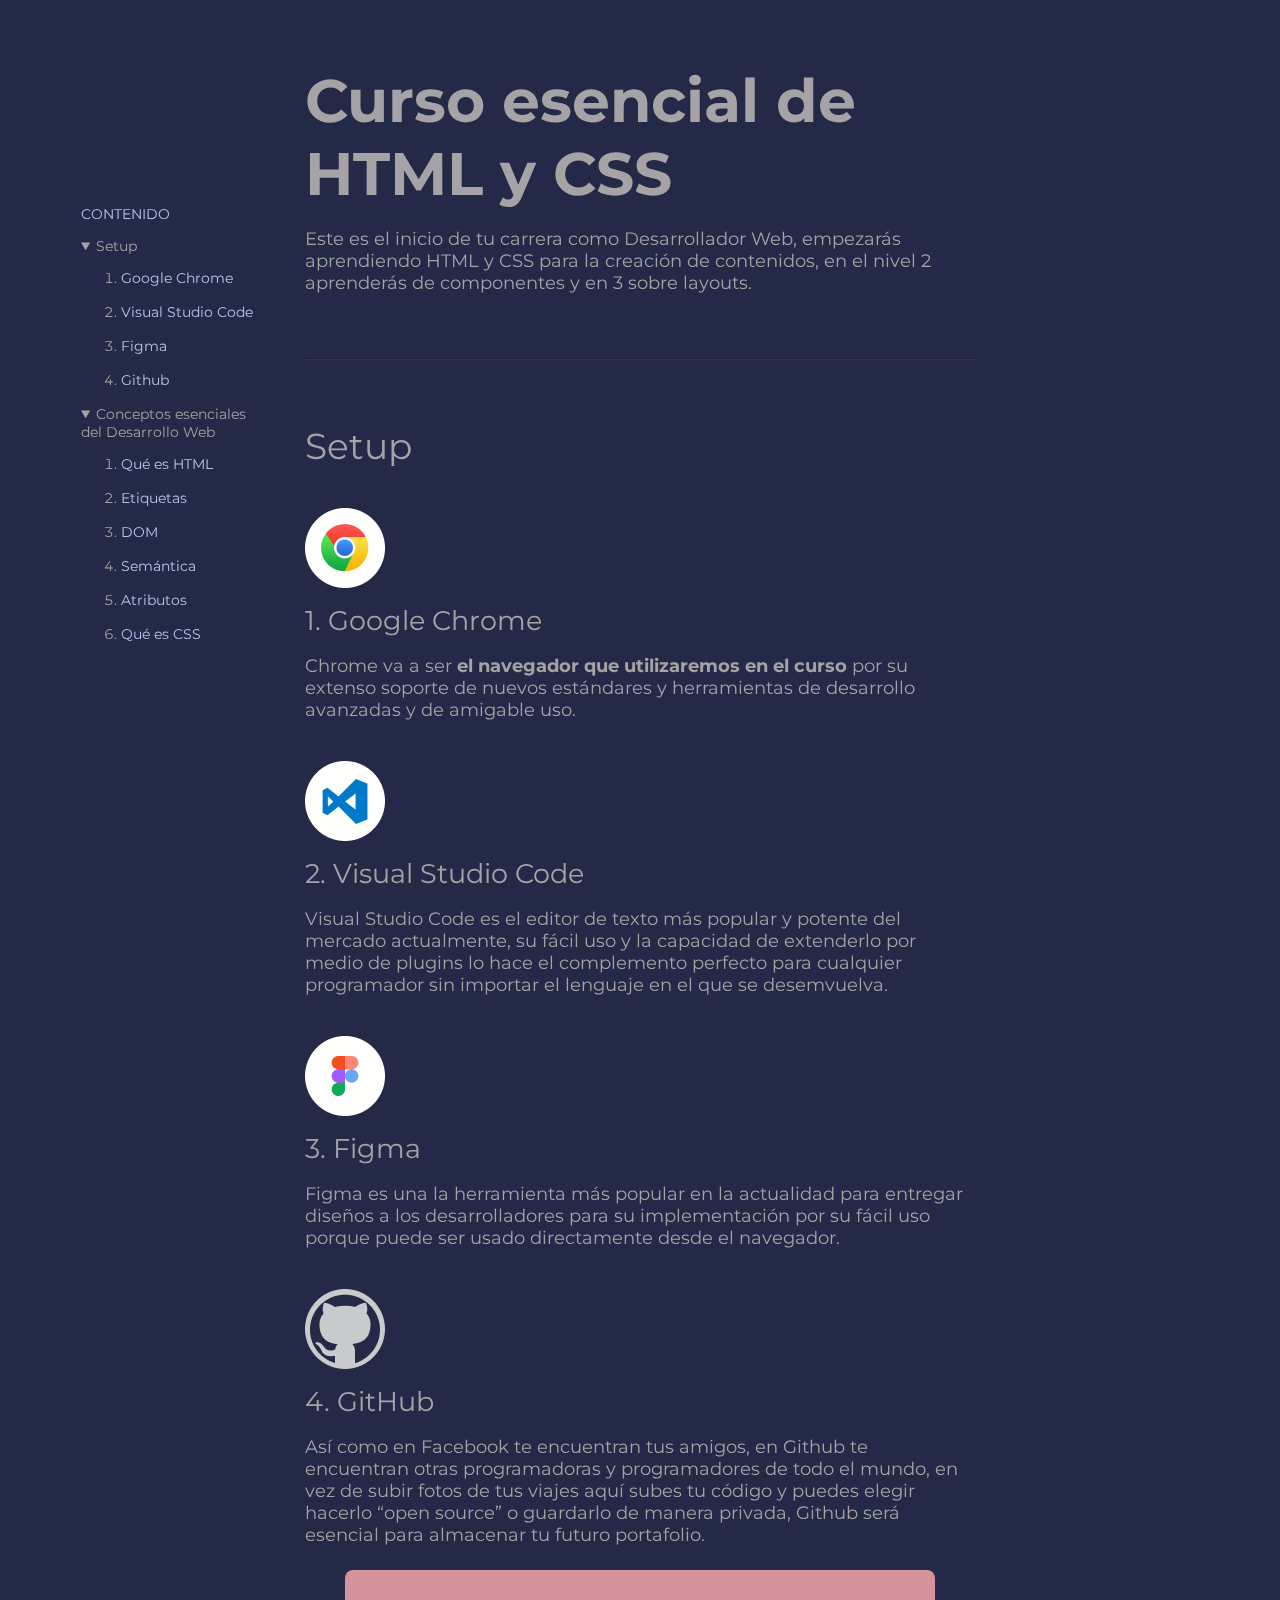
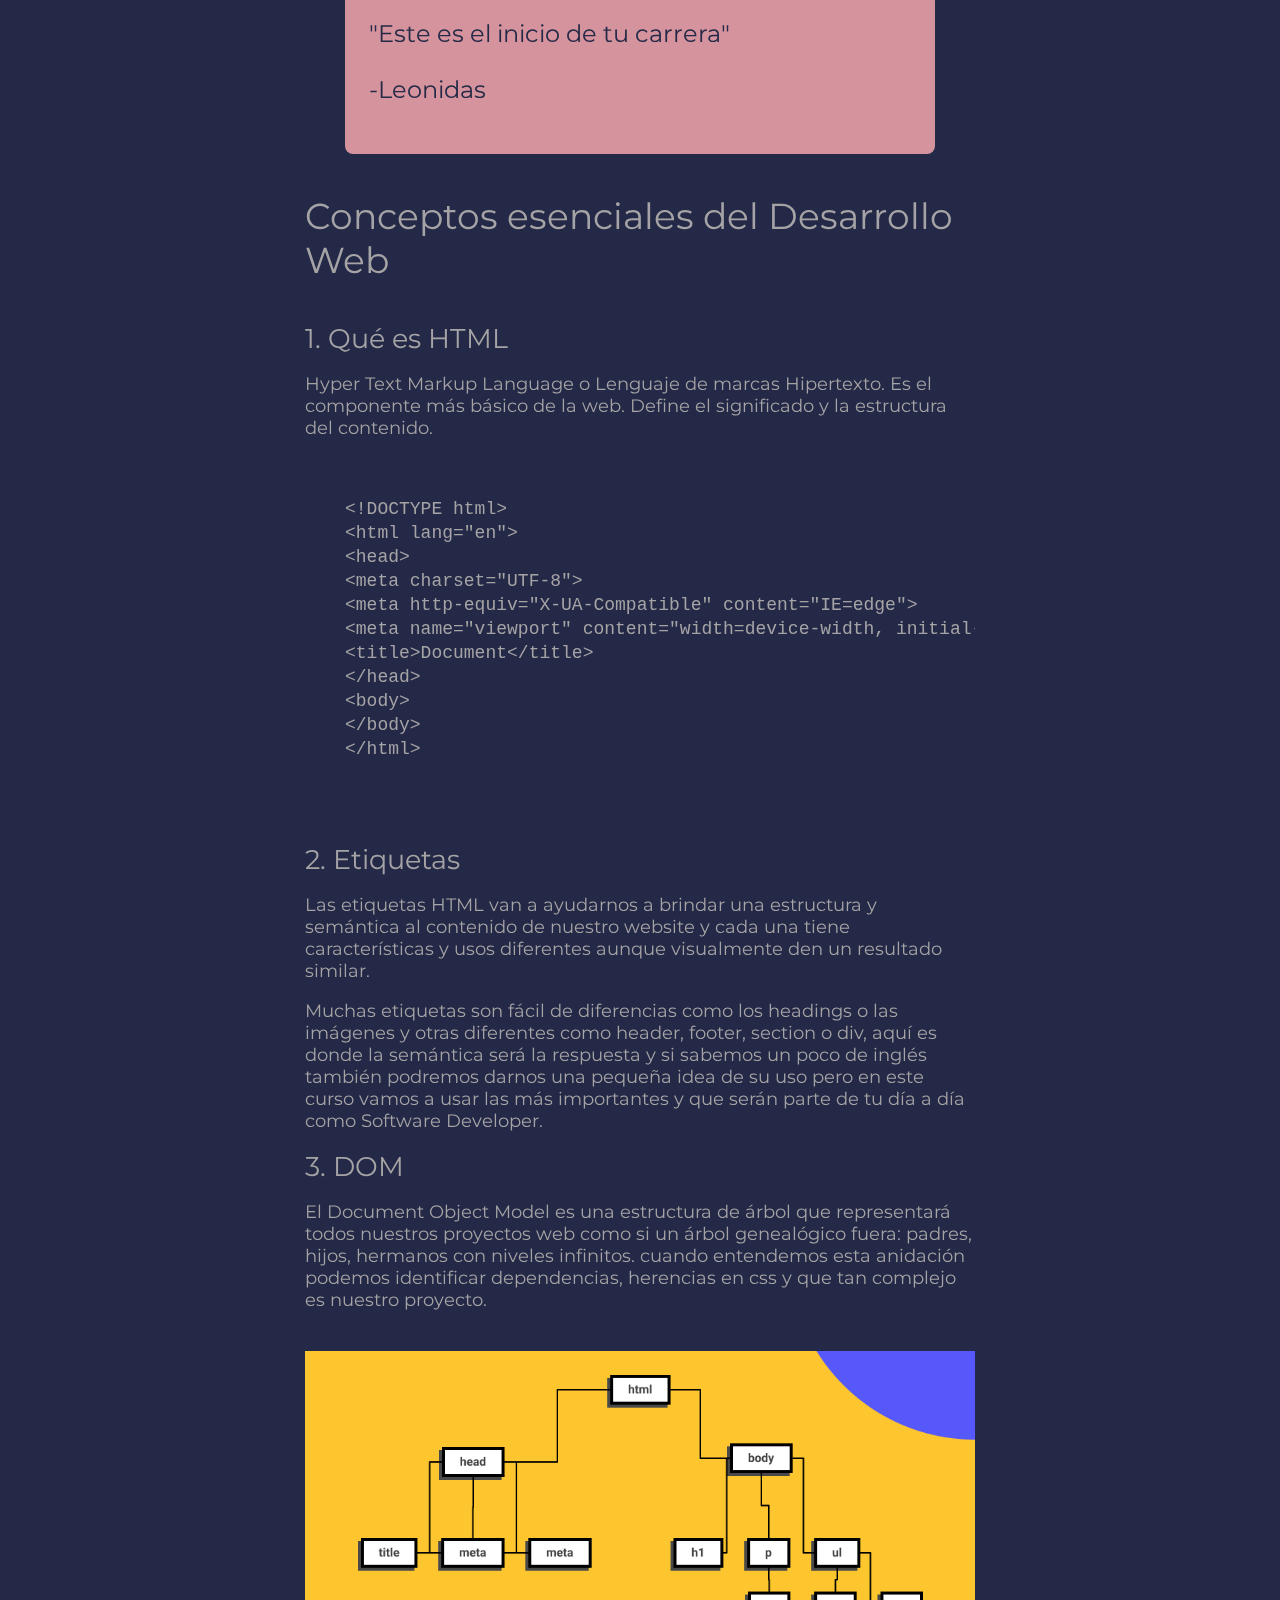
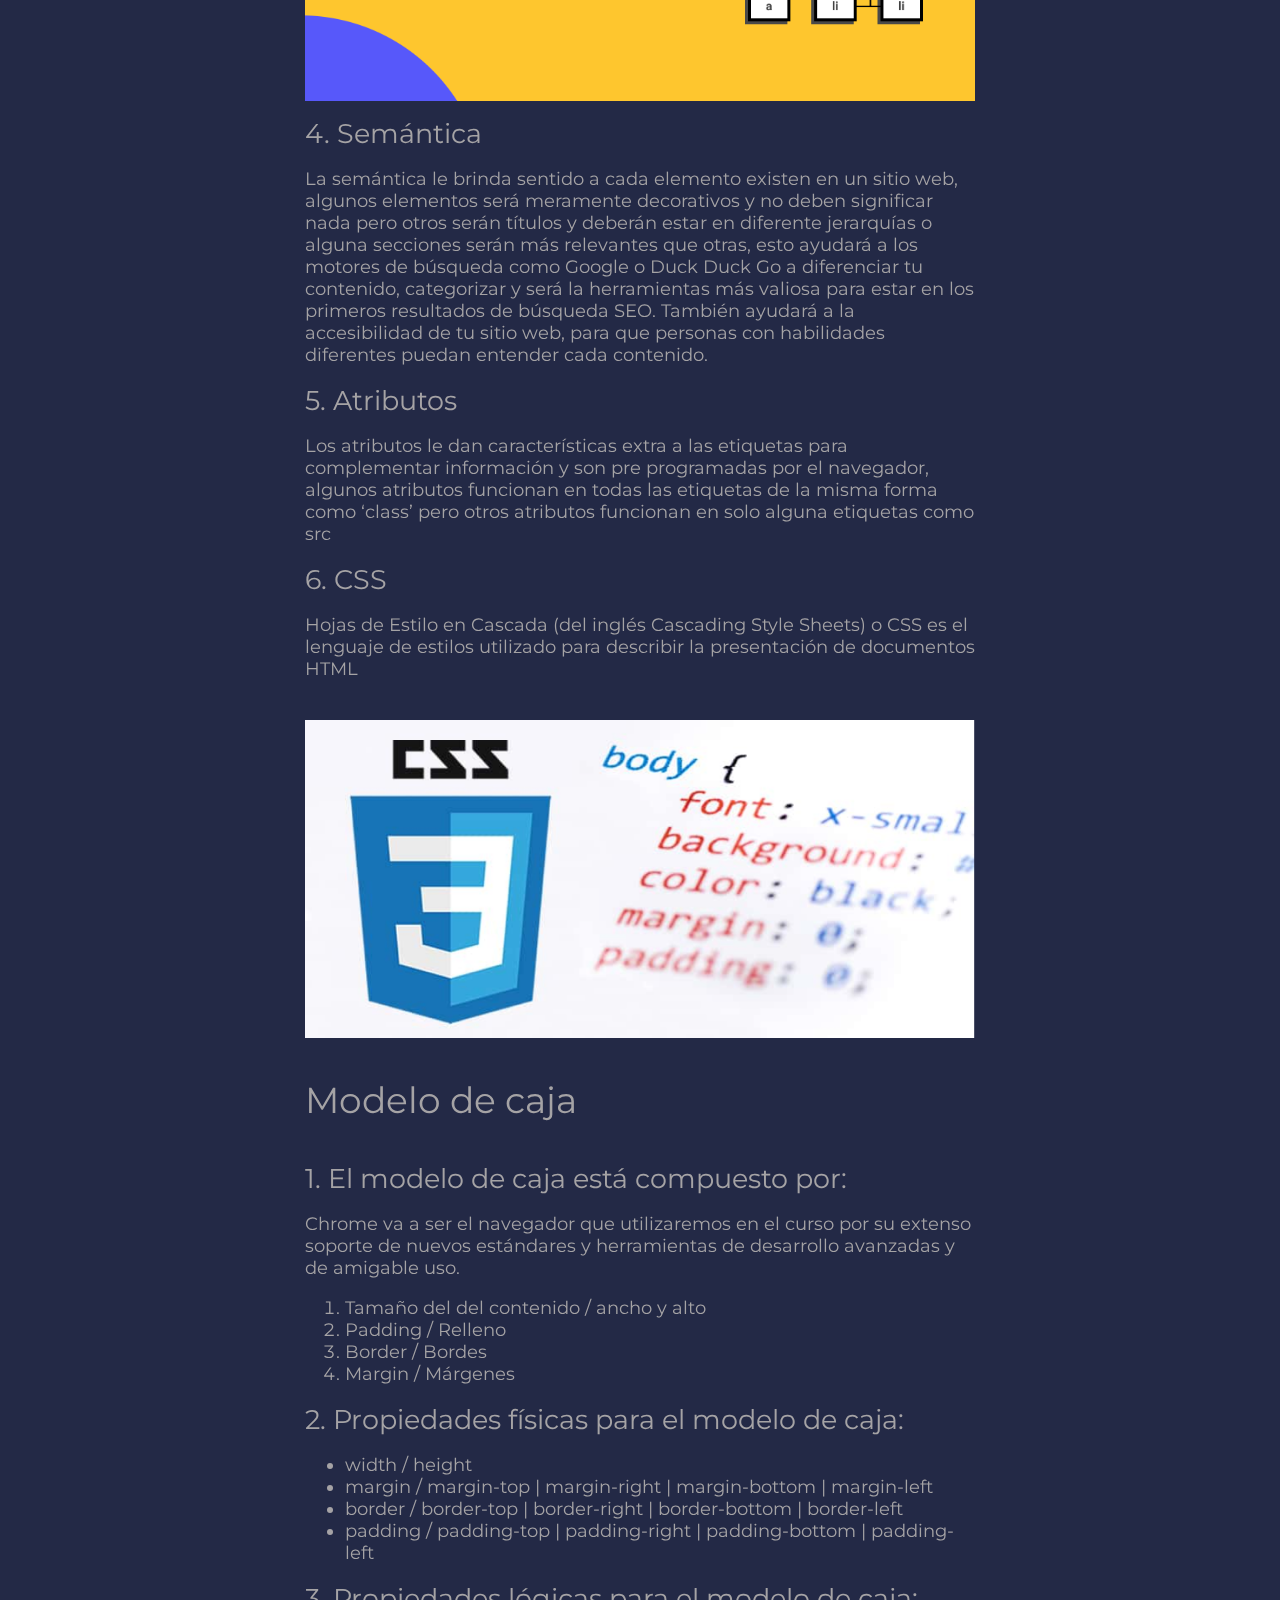
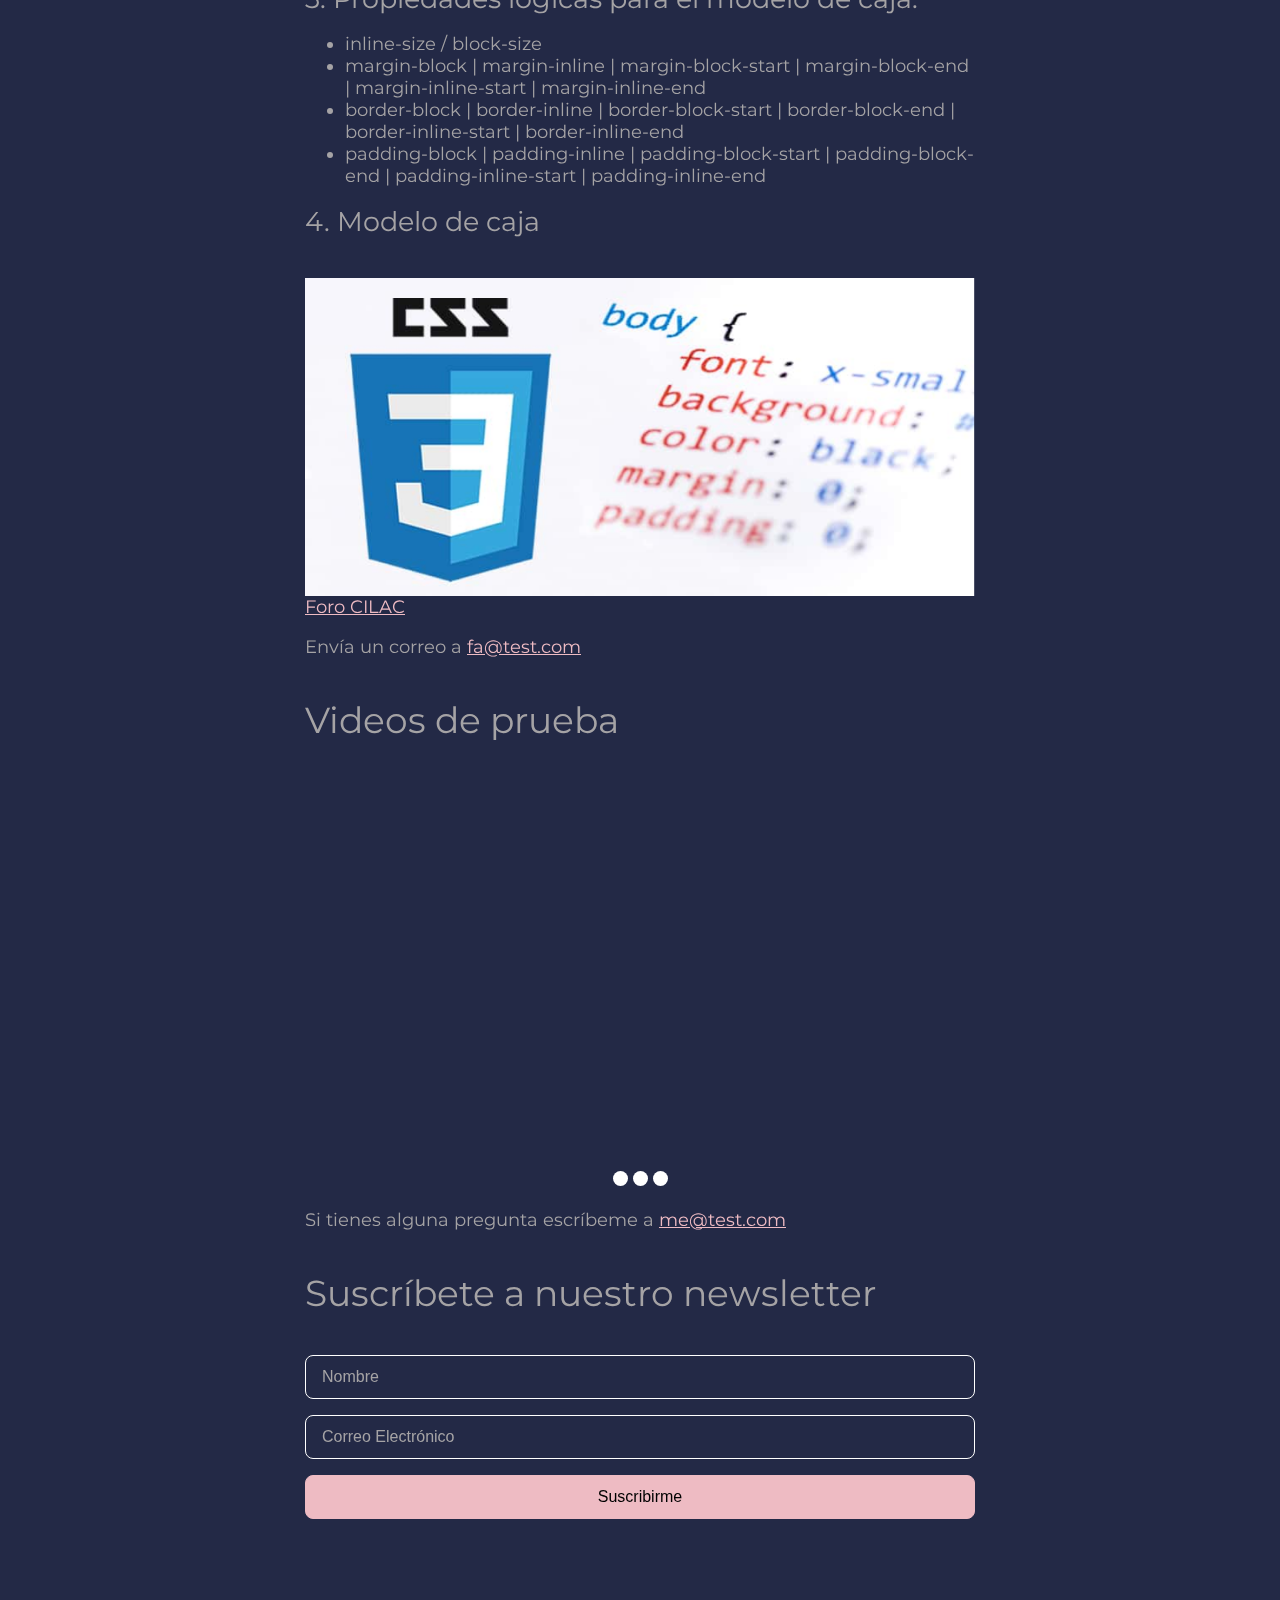
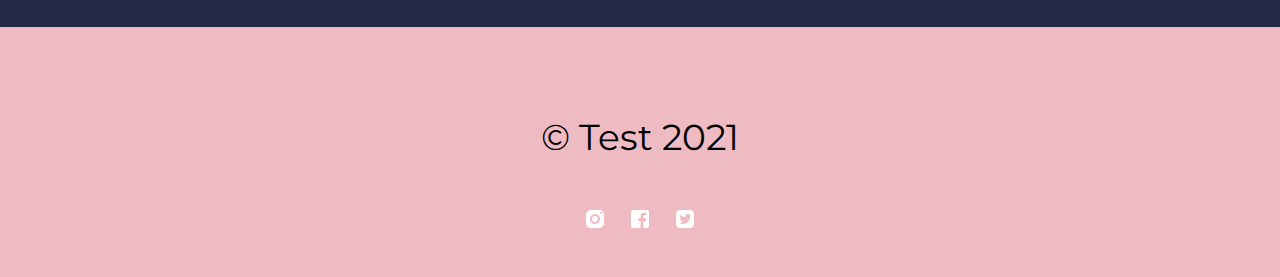
<file: medium-5.html>
<!DOCTYPE html>
<html lang="en">
<head>
  <meta charset="UTF-8">
  <meta http-equiv="X-UA-Compatible" content="IE=edge">
  <meta name="viewport" content="width=device-width, initial-scale=1.0">
  <link rel="stylesheet" href="./css/styles-logical-5.css">
  <!-- <link rel="stylesheet" href="./css/styles-physical.css"> -->
   <link rel="preconnect" href="https://fonts.gstatic.com">
  <link href="https://fonts.googleapis.com/css2?family=Montserrat:wght@400;500;600;700&display=swap" rel="stylesheet">
  <title>Blogpost Medium</title>
  <meta property="og:title" content="Blog con estilo Medium" />
  <meta property="og:type" content="website" />
  <meta property="og:url" content="https://fabiola29298.github.io/blogpost-01/" />
  <meta property="og:image" content="https://fabiola29298.github.io/blogpost-01/images/css3.png" />
  <meta property="og:description" content="Chrome va a ser el navegador que utilizaremos en el curso por su extenso soporte de nuevos
  estándares y herramientas de desarrollo avanzadas y de amigable uso." />
</head>
<body>
  <!-- <div class="hero"></div> -->
    <div class="header">
      <div class="wrapper">
        <div class="header-content">
          <header>
            <p class="title">CONTENIDO</p>
            <details open>
              <summary>
                Setup
              </summary>
              <ol>
                <li><a href="#google-chorme">Google Chrome</a></li>
                <li><a href="#vsc">Visual Studio Code</a></li>
                <li><a href="#figma">Figma</a></li>
                <li><a href="#github">Github</a></li>
              </ol>
            </details>
            <details open>
              <summary> Conceptos esenciales del Desarrollo Web</summary>
              <ol>
                <li><a href="#html">Qué es HTML</a></li>
                <li><a href="#etiqueta">Etiquetas</a></li>
                <li><a href="#dom">DOM</a></li>
                <li><a href="#semantica">Semántica</a></li>
                <li><a href="#atributos">Atributos</a></li>
                <li><a href="#css">Qué es CSS</a></li>
              </ol>
            </details>
            <nav>
            </nav>
          </header>
        </div>
      </div>
    </div>
    <main class="main">
      <div class="wrapper">

        <div class="main-content">
          <h1> Curso esencial de HTML y CSS</h1>
          <p> Este es el inicio de tu carrera como Desarrollador Web, empezarás aprendiendo HTML y CSS para la creación de
            contenidos, en el nivel 2 aprenderás de componentes y en 3 sobre layouts.</p>

          <hr>
          <section class="section-content">
            <h2>
              Setup
            </h2>
            <img src="./images/google-chrome-white.png" alt="Logo de google Chrome" title="Logo de google Chrome">
            <h3 id="google-chorme">Google Chrome</h3>
            <p>Chrome va a ser <strong> el navegador que utilizaremos en el curso</strong> por su extenso soporte de nuevos estándares y
              herramientas
              de
              desarrollo avanzadas y de amigable uso.</p>
            <img src="./images/visual-studio-code-white.png" alt="Logo de Visual Studio Code" title="Logo de Visual Studio Code">
            <h3 id="vsc">Visual Studio Code</h3>
            <p>Visual Studio Code es el editor de texto más popular y potente del mercado actualmente, su fácil uso y la capacidad
              de
              extenderlo por medio de plugins lo hace el complemento perfecto para cualquier programador sin importar el lenguaje
              en
              el que se desemvuelva.</p>
            <img src="./images/figma-white.png" alt="Logo de Figma" title="Logo de Figma">
            <h3 id="figma">Figma</h3>
            <p>Figma es una la herramienta más popular en la actualidad para entregar diseños a los desarrolladores para su
              implementación por su fácil uso porque puede ser usado directamente desde el navegador.</p>
            <img src="./images/github-white.png" alt="Logo de Github" title="Logo de Github">

            <h3 id="github">GitHub</h3>
            <p>Así como en Facebook te encuentran tus amigos, en Github te encuentran otras programadoras y programadores de todo
              el
              mundo, en vez de subir fotos de tus viajes aquí subes tu código y puedes elegir hacerlo “open source” o guardarlo de
              manera privada, Github será esencial para almacenar tu futuro portafolio.</p>
            <blockquote>
              <p>"Este es el inicio de tu carrera"</p>
              <p> <span>-Leonidas</span></p>
            </blockquote>

          </section>
          <section class="section-content">
            <h2>Conceptos esenciales del Desarrollo Web</h2>
            <h3 id="html">Qué es HTML</h3>
            <p>Hyper Text Markup Language o Lenguaje de marcas Hipertexto. Es el componente más básico de la web. Define el
              significado
              y la estructura del contenido.</p>
            <pre>
&lt;!DOCTYPE html&gt;
&lt;html lang=&quot;en&quot;&gt;
&lt;head&gt;
&lt;meta charset=&quot;UTF-8&quot;&gt;
&lt;meta http-equiv=&quot;X-UA-Compatible&quot; content=&quot;IE=edge&quot;&gt;
&lt;meta name=&quot;viewport&quot; content=&quot;width=device-width, initial-scale=1.0&quot;&gt;
&lt;title&gt;Document&lt;/title&gt;
&lt;/head&gt;
&lt;body&gt;
&lt;/body&gt;
&lt;/html&gt;
                            </pre>
            <h3 id="etiqueta">Etiquetas</h3>
            <p>Las etiquetas HTML van a ayudarnos a brindar una estructura y semántica al contenido de nuestro website y cada una
              tiene
              características y usos diferentes aunque visualmente den un resultado similar.</p>
            <p>Muchas etiquetas son fácil de diferencias como los headings o las imágenes y otras diferentes como header, footer,
              section o div, aquí es donde la semántica será la respuesta y si sabemos un poco de inglés también podremos darnos
              una
              pequeña idea de su uso pero en este curso vamos a usar las más importantes y que serán parte de tu día a día como
              Software Developer.</p>
            <h3 id="dom">DOM</h3>
            <p>El Document Object Model es una estructura de árbol que representará todos nuestros proyectos web como si un árbol
              genealógico fuera: padres, hijos, hermanos con niveles infinitos. cuando entendemos esta anidación podemos
              identificar
              dependencias, herencias en css y que tan complejo es nuestro proyecto.</p>
            <img src="./images/dom.png" alt="estructura de árbol que representa al Documento Objetc Model">
            <h3 id="semantica">Semántica</h3>
            <p>La semántica le brinda sentido a cada elemento existen en un sitio web, algunos elementos será meramente
              decorativos
              y
              no deben significar nada pero otros serán títulos y deberán estar en diferente jerarquías o alguna secciones serán
              más
              relevantes que otras, esto ayudará a los motores de búsqueda como Google o Duck Duck Go a diferenciar tu contenido,
              categorizar y será la herramientas más valiosa para estar en los primeros resultados de búsqueda SEO. También
              ayudará
              a
              la accesibilidad de tu sitio web, para que personas con habilidades diferentes puedan entender cada contenido.</p>
            <h3 id="atributos">Atributos</h3>
            <p>Los atributos le dan características extra a las etiquetas para complementar información y son pre programadas por
              el
              navegador, algunos atributos funcionan en todas las etiquetas de la misma forma como ‘class’ pero otros atributos
              funcionan en solo alguna etiquetas como src</p>
            <h3 id="css">CSS</h3>
            <p>Hojas de Estilo en Cascada (del inglés Cascading Style Sheets) o CSS es el lenguaje de estilos utilizado para
              describir
              la presentación de documentos HTML</p>
            <img src="./images/css3.png" alt="Logo de CSS">
          </section>

            <section class="section-content">
              <div class="modelo-caja">
              <h2>Modelo de caja</h2>
              <h3>El modelo de caja está compuesto por:</h3>
              <p>Chrome va a ser el navegador que utilizaremos en el curso por su extenso soporte de nuevos estándares y
                herramientas
                de
                desarrollo avanzadas y de amigable uso.</p>
              <ol>
                <li>Tamaño del del contenido / ancho y alto</li>
                <li>Padding / Relleno</li>
                <li>Border / Bordes</li>
                <li>Margin / Márgenes</li>
              </ol>
              <h3>Propiedades físicas para el modelo de caja:</h3>
              <ul>
                <li>width / height</li>
                <li>margin / margin-top | margin-right | margin-bottom | margin-left</li>
                <li>border / border-top | border-right | border-bottom | border-left</li>
                <li>padding / padding-top | padding-right | padding-bottom | padding-left</li>
              </ul>
              <h3>Propiedades lógicas para el modelo de caja:</h3>
              <ul>
                <li>inline-size / block-size</li>
                <li>margin-block | margin-inline | margin-block-start | margin-block-end | margin-inline-start | margin-inline-end
                </li>
                <li>border-block | border-inline | border-block-start | border-block-end | border-inline-start | border-inline-end
                </li>
                <li>padding-block | padding-inline | padding-block-start | padding-block-end | padding-inline-start |
                  padding-inline-end</li>
              </ul>
              <h3>Modelo de caja</h3>
              <img src="./images/css3.png" alt="Logo de CSS">
            </div>
            </section>
          <a href="http://forocilac.org/portal/" target="_blank">Foro CILAC</a>
          <p> Envía un correo a <a href="mailto:fa@test.com">fa@test.com</a></p>

          <div class="section-content">
            <h2>Videos de prueba</h2>
            <div class="slider">
              <scroll-container class="slider-container">
                <scroll-page class="slider-slide" id="video-1">
                  <iframe class="video" width="560" height="315" src="https://www.youtube.com/embed/09R8_2nJtjg" frameborder="0"
                  allow="accelerometer; autoplay; clipboard-write; encrypted-media; gyroscope; picture-in-picture"
                  allowfullscreen></iframe>
                </scroll-page>
                <scroll-page class="slider-slide" id="video-2">
                  <iframe class="video" width="560" height="315" src="https://www.youtube.com/embed/tCXGJQYZ9JA" frameborder="0"
                  allow="accelerometer; autoplay; clipboard-write; encrypted-media; gyroscope; picture-in-picture"
                  allowfullscreen></iframe>
                </scroll-page>
                <scroll-page class="slider-slide" id="video-3">
                  <iframe class="video" width="560" height="315" src="https://www.youtube.com/embed/Dkk9gvTmCXY" frameborder="0"
                  allow="accelerometer; autoplay; clipboard-write; encrypted-media; gyroscope; picture-in-picture"
                  allowfullscreen></iframe>
                </scroll-page>
              </scroll-container>
              <div class="slider-bullet-list">
                <a href="#video-1" class="slider-bullet"></a>
                <a href="#video-2" class="slider-bullet"></a>
                <a href="#video-3" class="slider-bullet"></a>
              </div>
            </div>
          </div>
          <p>
            Si tienes alguna pregunta escríbeme a
            <a href="mailto:me@test.com">me@test.com</a>
          </p>
          <div class="section-content">
            <div class="modelo-caja">
              <h2>Suscríbete a nuestro newsletter</h2>
              <form action="#" class="form">
                <!-- <select name="" id="">
                  <option value="">curso 1</option>
                  <option value="">curso 2</option>
                </select>
                <input type="checkbox">
                <input type="radio"> -->
                <input type="text" required placeholder="Nombre">
                <input type="email" required placeholder="Correo Electrónico">
                <input type="submit" value="Suscribirme">
              </form>
            </div>
          </div>



        </div>
      </div>
    </main>
    <footer>
      <h2>
        © Test 2021
      </h2>
      <img src="./images/social.png" alt="Logo de Instagram">
      <img src="./images/social2.png" alt="Logo de Facebook">
      <img src="./images/social3.png" alt="Logo de Twitter">
    </footer>

    <script>
      const $detailsList = document.querySelectorAll('details')
      $detailsList.forEach(($details)=>{
        $details.querySelector('summary').addEventListener('click', expand)
      })
      function expand(){
        $detailsList.forEach(($details) => {
          $details.removeAttribute('open')
        })
      }
      </script>
  </body>
  </html>
</file>
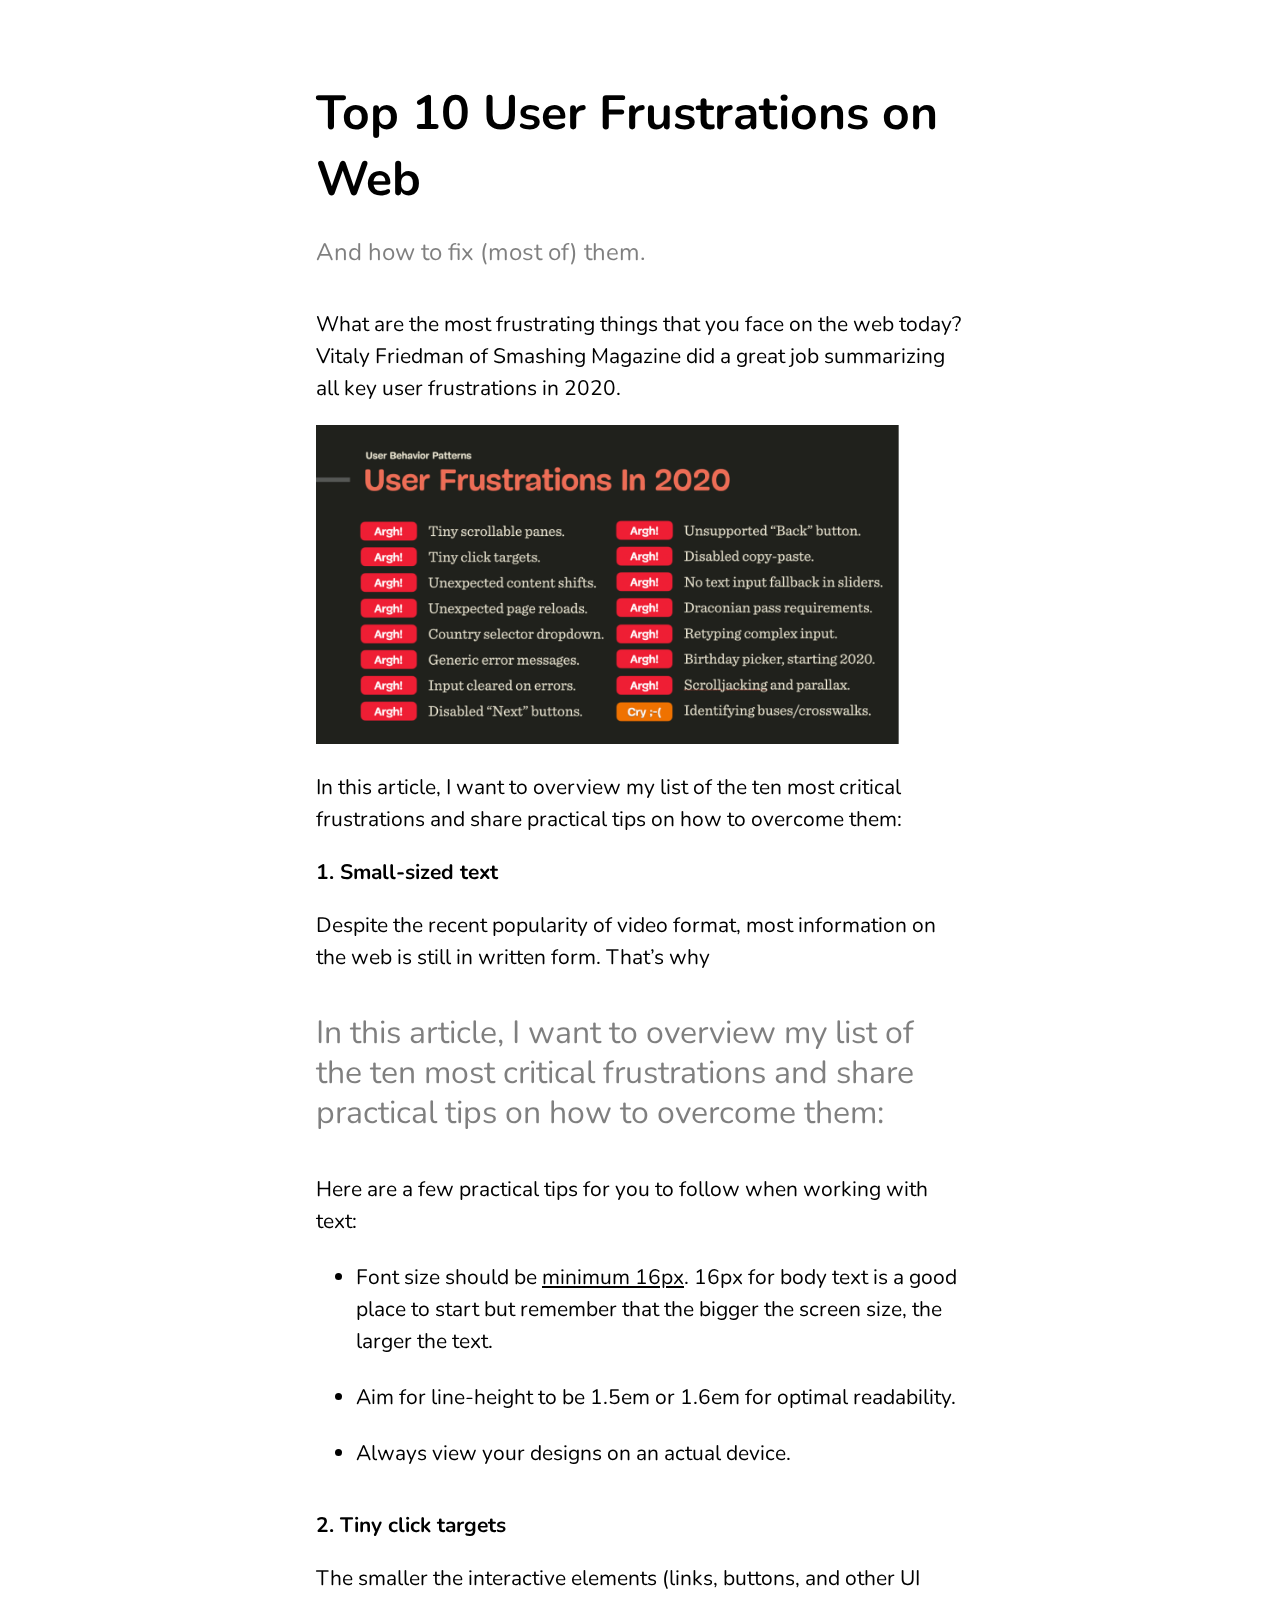
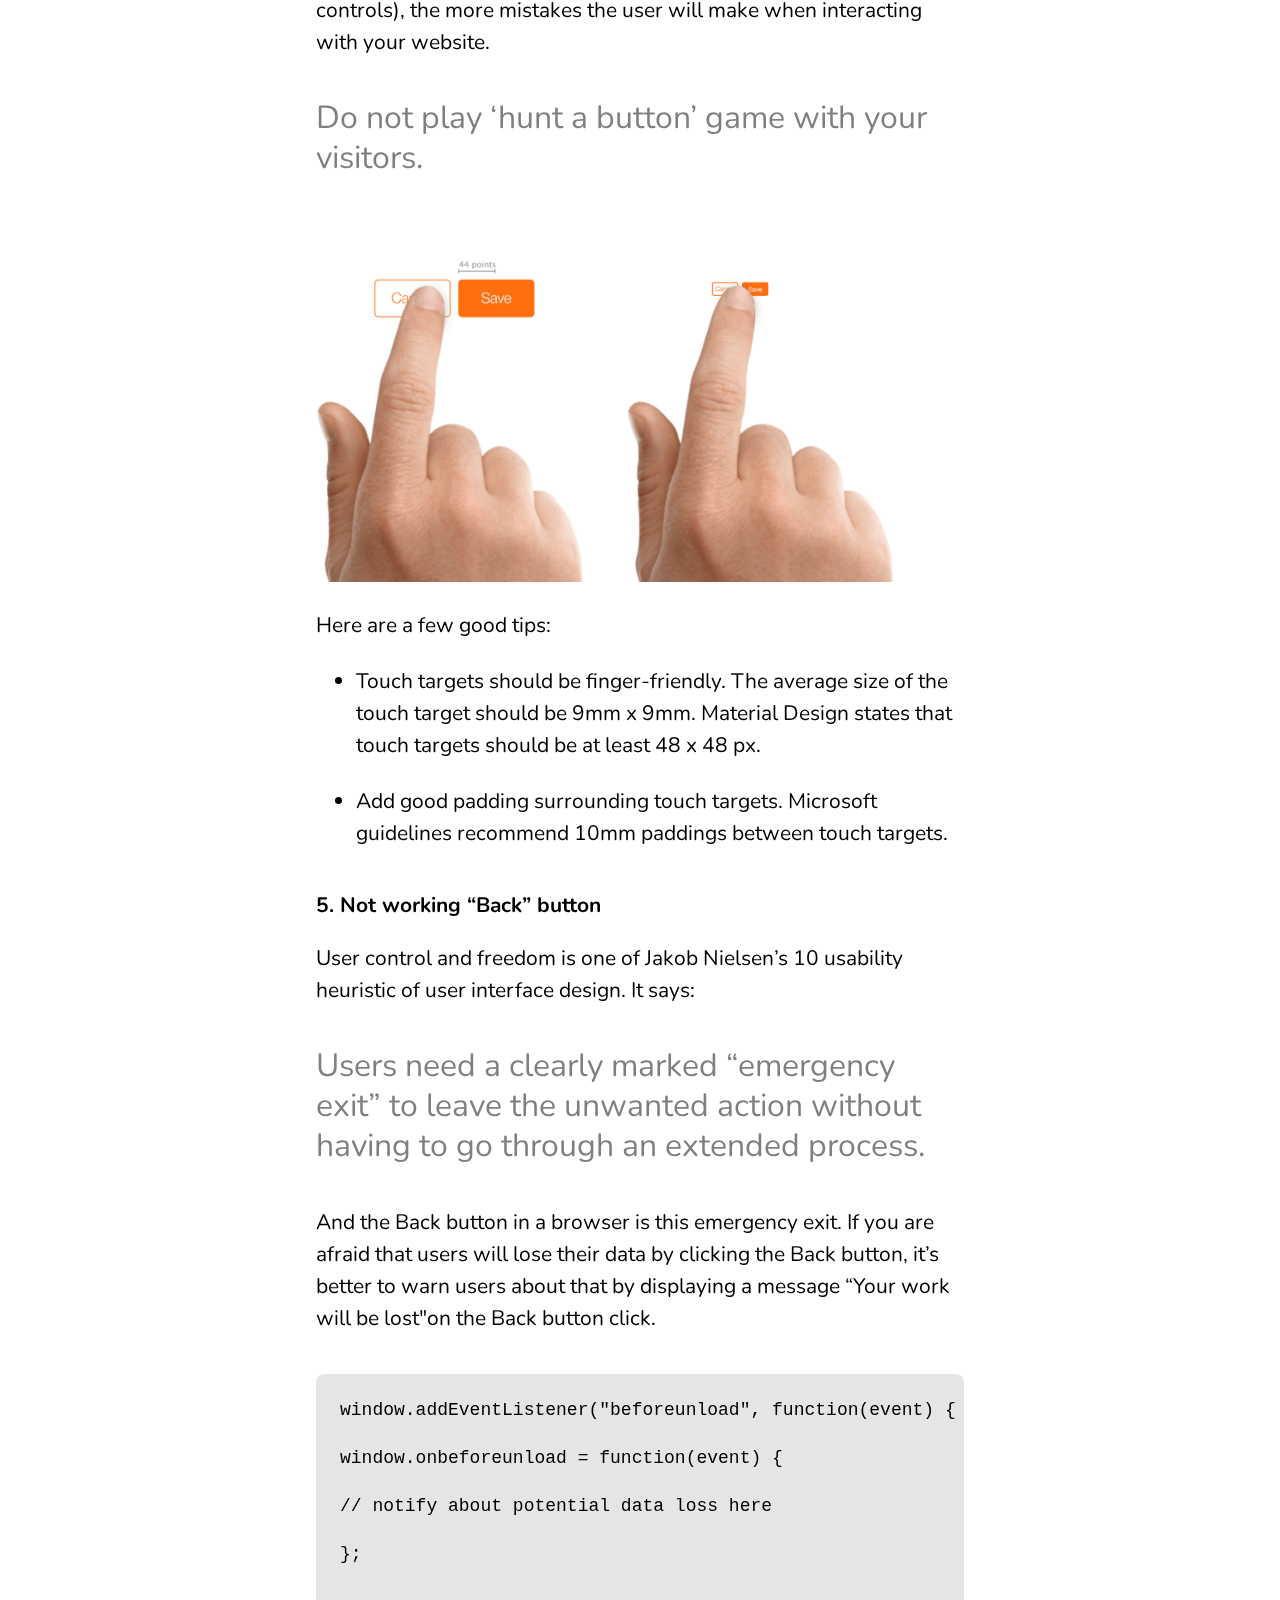
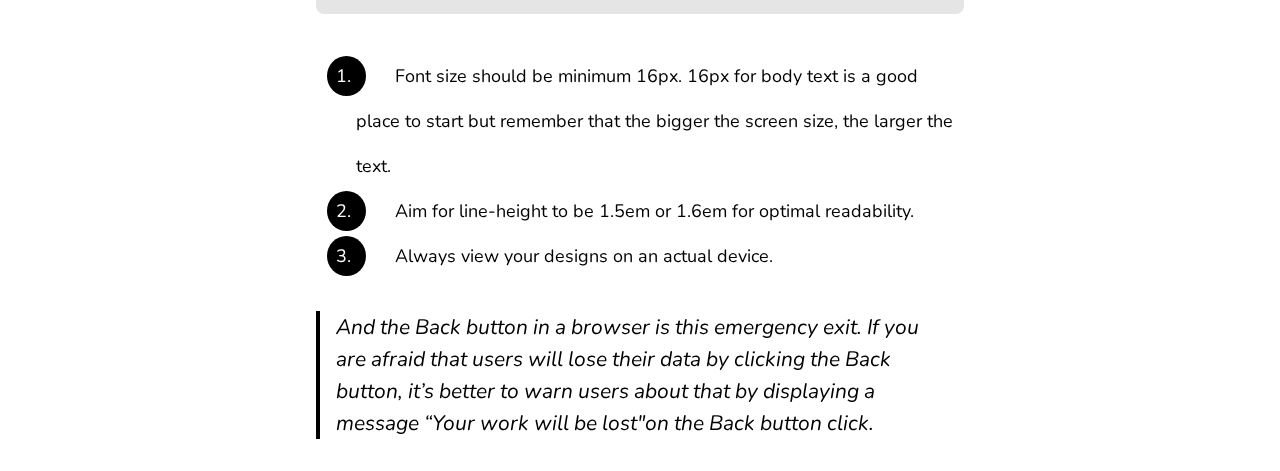
<file: medium-6.html>
<!-- TODO: listado enumerado con los bullets negros -->
<!DOCTYPE html>
<html lang="en">
<head>
  <meta charset="UTF-8">
  <meta http-equiv="X-UA-Compatible" content="IE=edge">
  <meta name="viewport" content="width=device-width, initial-scale=1.0">
  <link rel="stylesheet" href="./css/styles-logical-6.css">
  <!-- <link rel="stylesheet" href="./css/styles-physical.css"> -->
  <link rel="preconnect" href="https://fonts.gstatic.com">
  <link href="https://fonts.googleapis.com/css2?family=Nunito:wght@400;500;600;700&display=swap" rel="stylesheet">
  <title>Blogpost Medium</title>
  <meta property="og:title" content="Blog con estilo Medium" />
  <meta property="og:type" content="website" />
  <meta property="og:url" content="https://fabiola29298.github.io/blogpost-01/" />
  <meta property="og:image" content="https://fabiola29298.github.io/blogpost-01/images/css3.png" />
  <meta property="og:description" content="Chrome va a ser el navegador que utilizaremos en el curso por su extenso soporte de nuevos
  estándares y herramientas de desarrollo avanzadas y de amigable uso." />
</head>
<body>
    <main class="main">
      <div class="wrapper">

        <div class="main-content">
          <h1> Top 10 User Frustrations on Web</h1>
          <p class="subtitle"> And how to fix (most of) them.</p>
          <p>What are the most frustrating things that you face on the web today? Vitaly Friedman of Smashing Magazine did a great
          job summarizing all key user frustrations in 2020.</p>
          <img src="./images/user2020.png" alt="User Fructrations in 2020" title="User Fructrations in 2020">
          <p>In this article, I want to overview my list of the ten most critical frustrations and share practical tips on how to
          overcome them:</p>
          <h3>1. Small-sized text</h3>
          <p>Despite the recent popularity of video format, most information on the web is still in written form. That’s why</p>
          <h2>In this article, I want to overview my list of the ten most critical frustrations and share practical tips on how to
          overcome them:</h2>
          <p>Here are a few practical tips for you to follow when working with text:</p>

          <ul>
            <li>Font size should be <span class="underline"> minimum 16px</span>. 16px for body text is a good place to start but remember that the bigger the screen
            size, the larger the text.</li>
            <li>Aim for line-height to be 1.5em or 1.6em for optimal readability.</li>
            <li>Always view your designs on an actual device.</li>
          </ul>
          <h3>2. Tiny click targets</h3>
          <p>The smaller the interactive elements (links, buttons, and other UI controls), the more mistakes the user will make when
          interacting with your website.</p>
          <h2>Do not play ‘hunt a button’ game with your visitors.</h2>
          <img src="./images/fingers.png"  >
          <p>Here are a few good tips:</p>
          <ul>
            <li>Touch targets should be finger-friendly. The average size of the touch target should be 9mm x 9mm. Material Design
            states that touch targets should be at least 48 x 48 px.</li>
            <li>Add good padding surrounding touch targets. Microsoft guidelines recommend 10mm paddings between touch targets.</li>
          </ul>
          <h3>5. Not working “Back” button</h3>
          <p>User control and freedom is one of Jakob Nielsen’s 10 usability heuristic of user interface design. It says:</p>
          <h2>Users need a clearly marked “emergency exit” to leave the unwanted action without having to go through an extended
          process.</h2>
          <p>And the Back button in a browser is this emergency exit. If you are afraid that users will lose their data by clicking
          the Back button, it’s better to warn users about that by displaying a message “Your work will be lost"on the Back button
          click.</p>

          <pre>
window.addEventListener("beforeunload", function(event) { ... });

window.onbeforeunload = function(event) {

// notify about potential data loss here

};
           </pre>
          <ol>
            <li class="lista">Font size should be minimum 16px. 16px for body text is a good place to start but remember that the bigger the screen
            size, the larger the text.</li>
            <li class="lista">Aim for line-height to be 1.5em or 1.6em for optimal readability.</li>
            <li class="lista">Always view your designs on an actual device. </li>
          </ol>
          <blockquote>
            <p>And the Back button in a browser is this emergency exit. If you are afraid that users will lose their data by clicking
            the Back button, it’s better to warn users about that by displaying a message “Your work will be lost"on the Back button
            click.</p>
          </blockquote>



  </body>
  </html>
</file>
<file: css/styles-logical.css>
@font-face {
  font-family: charter;
  src: url('../fonts/charter-regular.otf');
  font-style: normal;
  font-weight: 400;
}

@font-face {
  font-family: charter;
  src: url('../fonts/charter-italic.otf');
  font-style: italic;
  font-weight: 400;
}

@font-face {
  font-family: charter;
  src: url('../fonts/charter-bold.otf');
  font-style: normal;
  font-weight: bold;
}

@font-face {
  font-family: charter;
  src: url('../fonts/charter-bold-italic.otf');
  font-style: italic;
  font-weight: bold;
}

:root {
  font-size: 18px;
  --white30: white;
  --white20: #B8C1EC;
  --white10: #3A3539;
}

body {
  color: var(--white30);
  font-family: 'Nunito', sans-serif;
  background: #251F24;
  margin: 0;
}

a {
  color: var(--white30);
}
.header {
}
.header-content {
  padding-inline: 20px;
}
header {
  margin-block-start: 20px;
  font-size: 14px;
  color: var(--white);
}

header li {
  color: var(--white20);
  margin-block-end: 16px;
}

header a {
  color: var(--white20);
  text-decoration: none;
}
header a:hover {
  color: var(--white30);
}

nav details summary {
  font-weight: bold;
}

h1, h2, h3 {
  font-weight: normal;
}

h1 {

  font-size: 40px;
  margin-block-start: 20px;
  margin-block-end: 16px;
}

h2 {
  font-size: 2em;
  margin-block: 40px;
}

h3 {
  font-size: 1.5em;
  font-weight: 600;
  margin-block: 16px;
}

hr {
  margin-block: 40px;
  border-color: rgba(97, 97, 97, 0.2);
}

pre {
  background: var(--white10);
  padding: 40px;
  overflow: auto;
  border-radius: 8px;
  border: 10px solid red;
  border-left: 5px solid blue;
  border-inline-start: 5px solid white;
  border-block-end: 20px solid pink;
  border-inline-end: 5px solid green;
  border-block-start-color: blue;
  border: 10px solid #5551FF;
  box-shadow: -10px 10px 0 0 #ABAAF6;

}

p {
  color: var(--white20);
}

.hero {
  background-image: linear-gradient(96.07deg, #314755 30.63%, #26A0DA 102.18%);
  block-size: 50px;
}

.section-content img {
  margin-block-start: 40px;
  display: block;
  max-inline-size: 100%;
}

.section-content {
  counter-reset: titleList;
}

.section-content h3 {
  counter-increment: titleList;
}

.section-content h3::before {
  content: counter(titleList, decimal)'. ';
}

blockquote {
  margin-block-start: 80px;
  margin-block-end: 63px;
  background-color: var(--white10);
  border-radius: 8px;
  line-height: 32px;
  font-size: 24px;
  /* padding: 24px; */
  padding-inline-end: 24px;
  padding-inline-start: 24px;
  padding-block-start: 24px;
  padding-block-end: 24px;
}
blockquote p {
  color: var(--white30);
}


.main hr {
  display: none;
}

.main-index {
  display: flex;
  align-items: center;
  justify-content: center;
}

.wrapper {
  max-inline-size: 902px;
  margin: auto;
}

.main-content {
  padding-inline: 16px;
}
.button-option-index {
  inline-size: 100%;
  box-sizing: border-box;
  border-radius: 8px;
  padding-inline: 16px;
  padding-block: 12px;
  color: var(--white30);
  font-size: 16px;
  display: block;
  margin-block-end: 24px;
  background: #157EFB;
  border: none;
}
.slider {
}

.slider-container {
  display: block;
  overflow: auto;
  scroll-behavior: smooth;
  white-space: nowrap;
  font-size: 0;
}
.video {
  margin: 0;
  display: inline-block;
  width: 100%;
  height: auto;
  aspect-ratio: 16/9;
}

.slider-bullet-list {
  text-align: center;
  margin-block-start: 10px;
}

.slider-bullet {
  display: inline-block;
  inline-size: 15px;
  block-size: 15px;
  background: white;
  border-radius: 50%;
}

.form input {
  inline-size: 100%;
  border: 1px solid var(--white30);
  background: #251F24;
  box-sizing: border-box;
  border-radius: 8px;
  padding-inline: 16px;
  padding-block: 12px;
  color: var(--white30);
  font-size: 16px;
  display: block;
  margin-block-end: 24px;
}

.form input[type="submit"] {
  background: #157EFB;
  border: none;
}

.form input::-webkit-input-placeholder {
  color: var(--white20)
}
.button-option {
  inline-size: 50%;
  /* border: 1px solid var(--white30); */
  /* background: #251F24; */
  box-sizing: border-box;
  border-radius: 8px;
  padding-inline: 16px;
  padding-block: 12px;
  color: var(--white30);
  font-size: 16px;
  display: block;
  margin-block-end: 24px;
  background: #157EFB;
  border: none;
}

@media screen and (min-width: 1166px) {
  .hero {
    block-size: 350px;
  }
  .header {
    position: sticky;
    inset-block-start: -45px;
  }
  .header-content {
    position: relative;
    inset-block-start: 65px;
    padding-inline: 0;
  }
  header {
    position: absolute;
    inset-block-start: 0;
    inset-inline-start: -208px;
    inline-size: 188px;
  }
  .wrapper{
    max-inline-size: 702px;
  }
  h1 {
    font-size: 60px;
    margin-block-start: 64px;
  }
}
</file>
<file: css/styles-physical.css>
@font-face{
  font-family: charter;
  src: url('../fonts/charter-regular.otf');
  font-style: normal;
  font-weight: 400;
}
@font-face{
  font-family: charter;
  src: url('../fonts/charter-italic.otf');
  font-style: italic;
  font-weight: 400;
}
@font-face{
  font-family: charter;
  src: url('../fonts/charter-bold.otf');
  font-style: normal;
  font-weight: bold;
}
@font-face{
  font-family: charter;
  src: url('../fonts/charter-bold-italic.otf');
  font-style: italic;
  font-weight: bold;
}
:root{
  font-size: 18px;
  --gray30: #212121;
  --gray20: #212429;
  --gray10: #616161;
}
html{
  scroll-behavior: smooth;
}
body{
  color: var(--gray30);
  /* font-family: charter; */
  font-family: 'Roboto', sans-serif;
  /* margin: 0; */
}

a{
  color: var(--gray30);
}
header{
  font-size: 14px;
  color: var(--gray10);
  position: sticky;
  width: 188px;
  position: absolute;
  top: 64px;
  left: -232px;
  z-index: 1;

}
header a{
  color: var(--gray10);
  text-decoration: none;
}
header a:hover{
  color: var(--gray30);
}
.header{
  position: sticky;
  top: 0;
}
nav details summary{
  font-weight: bold;
  line-height: 24px;
}
main{
  /* border: 1px solid red; */

}
.header-content{
  position: relative;
  /* border: 1px solid blue; */

}
.wrapper{
  width: 702px;
  margin: auto;
  /* border: 1px solid red; */
}
.main-content{
  /* padding: 20px; */
  background: white;
  /* border: 1px solid green; */
}
h1{
  font-size: 60px;
  margin-top: 64px;
  margin-bottom: 16px;
  font-weight: normal;
  /* margin: 64px 16px; */

}
/* h1 + p{
  margin-bottom: 64px;
} */
hr{
  margin: 64px 0;
}
h2{
  font-size: 2em;
  margin: 64px 0 40px;
  font-weight: normal;
}
h3{
  font-size: 24px;
  margin-top: 16px;
  margin-bottom: 24px;
  font-weight: normal;
  position: sticky;
  top: 0;
  background: white;
}
.section-content {
  counter-reset: titleList;
  margin-top: 164px;
  position: relative;
}
.section-content:first-of-type{
  margin: 0;
}
.section-content h3{
  font-size: 24px;
  counter-increment: titleList;
  padding-bottom: 8px;
}
.section-content img {
  margin-top: 40px;
  max-inline-size: 100%;
}
.section-content +hr{
  display: none;
}
.section-content ol li{
  line-height: 24px;
}
.section-content ul li{
  margin-bottom: 16px;
}
pre{
  background: #FEC62E;
  padding: 40px;
  font-family: 'Roboto';
  line-height: 24px;
}
blockquote{
  margin: 32px 0;
  padding-left: 16px;
  font-size: 24px;
  border-left: 4px solid var(--gray30);
  line-height: 24px;
}
blockquote span{
  color: var(--gray10);

}
blockquote span::before{
  content: '-';
}
.hero{
  height: 350px;
  background-image: linear-gradient(to top, rgba(255,255,255,.3), transparent), url('../images/pattern.png');

}
header li{
 margin-bottom: 16px;
}
  .section-content h3::before{
  content: counter(titleList , decimal) '. ';
}
  .section-content h3::after{
  content: '';
  width: 80px;
  height: 4px;
  background: var(--gray30);
  display: inline-block;
  position: absolute;
  left: 0;
  bottom: 0;
}


/* esilo del formulario y carrusel */
.slider-container {
  display: block;
  overflow: auto;
  scroll-behavior: smooth;
  white-space: nowrap;
  font-size: 0;
}
.video {
  margin: 0;
  display: inline-block;
  width: 100%;
  height: auto;
  aspect-ratio: 16/9;
}

.slider-bullet-list {
  text-align: center;
  margin-block-start: 10px;
}

.slider-bullet {
  display: inline-block;
  inline-size: 15px;
  block-size: 15px;
  background: var(--gray30);
  border-radius: 50%;
}
.slider-bullet-list a:hover{
  background: green;
  border-radius: 100%;
}

.form input {
  inline-size: 100%;
  border: 1px solid black;
  background: var(--white10);
  box-sizing: border-box;
  border-radius: 8px;
  padding-inline: 16px;
  padding-block: 12px;
  color: var(--white30);
  font-size: 16px;
  display: block;
  margin-block-end: 24px;
}

.form input[type="submit"] {
  background: #157EFB;
  border: none;
}

.form input::-webkit-input-placeholder {
  color: var(--white20)
}

@media screen and (min-width: 1366px) {
  .hero {
    max-block-start: 50px;
  }
  .header {
    position: sticky;
    inset-block-start: -45px;
  }
  .header-content {
    position: relative;
    inset-block-start: 65px;
    padding-inline: 0;
  }
  header {
    position: absolute;
    inset-block-start: 0;
    inset-inline-start: -208px;
    inline-size: 188px;
  }
  h1 {
    font-size: 60px;
    margin-block-start: 64px;
  }
}

@media screen and (max-width: 425px) {
  .hero {
    height: 80px;
    margin: 0;
  }
  .header {
    position: relative;
    inset-block-start: -45px;
  }
  .wrapper{
    width: 90%;
    margin: auto;
    text-align: justify;
    /* border: 1px solid red; */
    padding-inline-start: 10px;
    padding-inline-end: 5px;
  }
  .header-content {
    position: relative;
    inset-block-start: 65px;

  }
  header {
    /* border: 1px solid red; */
    position: sticky;
    inset-block-start: 0;
    inset-inline-start: 8px;
    width: 80%;
  }
  h1 {
    /* border: 1px solid green; */
    font-size: 60px;
    margin-block-start: 64px;
    font-size: 40px;
  }
  pre{
    background: #FEC62E;
    padding: 40px;
    font-family: 'Roboto';
    line-height: 24px;
     overflow: auto;
  }
}
</file>
<file: css/styles-logical-3.css>
:root {
  font-size: 18px;
  --gray30: #212121;
  --gray20: #212429;
  --gray10: #616161;
}

body {
  color: var(--gray30);
  font-family: 'Roboto', sans-serif;
  margin: 0;
}
.title{
  margin-block-start: 56px;
  color: var(--gray10);
}
a {
  color: var(--gray30);
}
.header-content {
  padding-inline: 20px;
  border-inline-start: 4px solid #C4C4C4 ;
}
header {
  width: 200px;
  margin-block-start: 20px;
  font-size: 14px;
  color: var(--gray20);
}

header li {
  color: var(--gray10);
  margin-block-end: 16px;
}

header a {
  color: var(--gray10);
  text-decoration: none;
}
header a:hover {
  color: var(--gray30);
}

nav details summary {
  font-weight: 700;
}

h1, h2, h3 {
  font-weight: normal;
}

h1 {

  font-size: 40px;
  margin-block-start: 20px;
  margin-block-end: 16px;
}

h2 {
  font-size: 2em;
  margin-block: 40px;
}

h3 {
  font-size: 1.5em;
  font-weight: 400;
  margin-block: 16px;
}

hr {
  margin-block: 64px;
  border-color: rgba(97, 97, 97, 0.2);
}

pre {
  background: #E5E5E5;
  padding: 40px;
  overflow: auto;
  border-radius: 8px;
  line-height: 24px;

}

p {
  color: var(--gray20);
}

.hero {
  background-image: linear-gradient(96.07deg, #314755 30.63%, #26A0DA 102.18%);
  block-size: 50px;
}

.section-content img {
  margin-block-start: 40px;
  display: block;
  max-inline-size: 100%;
}

.section-content {
  counter-reset: titleList;
}

.section-content h3 {
  counter-increment: titleList;
}

.section-content h3::before {
  content: counter(titleList, decimal)'. ';
}

blockquote {
  margin-block: 32px;
  margin-inline-start: 0;
  line-height: 24px;
  font-size: 24px;

  border-inline-start: 4px solid var(--gray30) ;
  padding-inline-start: 16px;
}
blockquote p {
  color: #424242;
}




.main {
}

.wrapper {
  max-inline-size: 902px;
  margin: auto;
}

.main-content {
  padding-inline: 16px;
  padding-block-start: 120px;
}

.slider {
}

.slider-container {
  display: block;
  overflow: auto;
  scroll-behavior: smooth;
  white-space: nowrap;
  font-size: 0;
}
.video {
  margin: 0;
  display: inline-block;
  width: 100%;
  height: auto;
  aspect-ratio: 16/9;
}

.slider-bullet-list {
  text-align: center;
  margin-block-start: 10px;
}

.slider-bullet {
  display: inline-block;
  inline-size: 15px;
  block-size: 15px;
  background: gray;
  border-radius: 50%;
}
footer{
  position: absolute;
  margin-block-start: 92px;
  height: 250px;
  width: 100%;
  background: #212429;
  text-align: center;
}
footer h2{
  padding-block-start: 48px;
  color: white;
}
footer img{
  height: 18px;
  width: 18px;
  margin: 11px;
  display: inline-block;
}
.form{
  position: relative;
}
.form input {
  inline-size: 35%;
  border: 1px solid var(--gray30);
  box-sizing: border-box;
  border-radius: 90px;
  padding-inline-start: 16px;
  padding-inline-end: 90px;
  padding-block: 12px;
  color: var(--gray30);
  font-size: 16px;
  display: inline-block;
  /* margin-block-end: 40px; */
}

.form input[type="submit"] {
  background: black;
  inline-size: 16%;
  border: 1px solid black;
  color: white;
  font-weight: 500;
  position: absolute;
  inset-inline-end: 200px;
}

.form input::-webkit-input-placeholder {
  color: var(--gray20)
}


@media screen and (min-width: 1366px) {
  .hero {
    block-size: 350px;
  }
  .header {
    /* position: sticky; */
    inset-block-start: -45px;
  }
  .header-content {
    /* position: relative; */
    inset-block-start: 65px;
    padding-inline: 0;
  }
  header {
    /* position: absolute; */
    inset-block-start: 0;
    inset-inline-start: -208px;
    inline-size: 100%;
    padding-inline-start: 16px;
  }
  h1 {
    font-size: 60px;
    margin-block-start: 64px;
  }
}

@media screen and (max-width: 426px) {
  /* .hero {
    block-size: 350px;
  } */
  .header {
    /* position: sticky; */
    /* inset-block-start: -45px; */
  }
  .header-content {
    /* position: relative; */
    /* inset-block-start: 65px; */
    /* padding-inline: 0; */
  }
  header {
    /* position: absolute; */
    /* inset-block-start: 0; */
    /* inset-inline-start: -208px; */
    inline-size: 100%;
    /* padding-inline-start: 16px; */
  }
  h1 {
    /* font-size: 60px; */
    /* margin-block-start: 64px; */
  }
  .main-content {
    /* padding-inline: 16px; */
    padding-block-start: 16px;
  }
  pre {
    padding: 16px;

  }
  .form input {
    inline-size: 80%;
    /* box-sizing: border-box; */
    padding-inline-start: 16px;
    padding-inline-end: 16px;
    /* padding-block: 12px; */
    display: block;
    margin-block-end: 16px;
  }

  .form input[type="submit"] {
    inline-size: 80%;
    position: static;
  }
  footer{
    position: static;
    margin-block-start: 10px;
  }
  footer h2{
    padding-block-start: 20px;
    color: white;
  }

}
</file>
<file: css/styles-logical-4.css>
:root {
  font-size: 18px;
  --gray30: #212121;
  --gray20: #212429;
  --gray10: #616161;
}

body {
  color: var(--gray30);
  font-family: 'Rubik', sans-serif;
  margin: 0;
}
.title{
  margin-block-start: 56px;
  color: var(--gray10);
}
a {
  color: var(--gray30);
}
.header-content {
  padding-inline: 20px;
  border-inline-start: 4px solid #C4C4C4 ;
}
header {
  width: 200px;
  margin-block-start: 20px;
  font-size: 14px;
  color: var(--gray20);
}
.modelo-caja ul {
  list-style: none;
}
.modelo-caja ul li::before {
  content: "\2022";  /* Add content: \2022 is the CSS Code/unicode for a bullet */
  color : #5551FF;
  font-weight: bold; /* If you want it to be bold */
  display: inline-block; /* Needed to add space between the bullet and the text */
  width: 1em; /* Also needed for space (tweak if needed) */
  margin-left: -1em; /* Also needed for space (tweak if needed) */
}
header li {
  color: var(--gray10);
  margin-block-end: 16px;
  padding-block: 8px ;
  padding-inline-start: 8px;
  padding-inline-end: 64px;
}

header a {
  color: var(--gray10);
  text-decoration: none;
}
header ul {
  list-style-type: none;
}
/* header a:hover {
  color: var(--gray30);
} */
header li:hover {
  background-color: #5551FF;
}
header a:hover {
  color: white;
}
/* header li::marker {
  color: green;
  background-color: green;
} */
nav details summary {
  font-weight: 700;
}

h1, h2, h3 {
  font-weight: normal;
}

h1 {

  font-size: 40px;
  margin-block-end: 16px;
  font-weight: 700;
  text-align: center;
}

h2 {
  font-size: 2em;
  margin-block: 40px;
}

h3 {
  font-size: 1.5em;
  font-weight: 400;
  margin-block: 16px;
}

hr {
  margin-block: 64px;
  border-color: rgba(97, 97, 97, 0.2);
}

pre {
  text-align: start;
  background: white;
  padding: 40px;
  margin-block: 40px;
  overflow: auto;
  border-radius: 8px;
  line-height: 24px;
  border: 10px solid #5551FF;
  box-shadow: -10px 10px 0 0 #ABAAF6;

}

p {
  color: var(--gray20);
}
strong{
  color: #5551FF;
}
.hero {
  height: 350px;
  background-image: linear-gradient(274.51deg, rgba(74, 0, 224, 0.6) 5%, rgba(142, 45, 226, 0.5) 130.61%), url('../images/patron-2.png');

}

.section-content img {
  /* margin-block-start: 40px; */
  /* display: block; */
  max-inline-size: 100%;

}
.modelo-caja{
  text-align: start;
}
.section-content {
  counter-reset: titleList;
  text-align: center;
}

.section-content h3 {
  counter-increment: titleList;
}

.section-content h3::before {
  content: counter(titleList, decimal)'. ';
}

blockquote {
  margin-block: 32px;
  margin-inline-start: 0;
  line-height: 24px;
  font-size: 24px;

  border-inline-start: 4px solid #5551FF ;
  padding-inline-start: 16px;

}
blockquote p {
  color: #424242;
}




.main {
}

.wrapper {
  max-inline-size: 902px;
  margin: start;
}

.main-content {
  padding-inline: 16px;
  padding-block-start: 64px;

}

.slider {
}

.slider-container {
  display: block;
  overflow: auto;
  scroll-behavior: smooth;
  white-space: nowrap;
  font-size: 0;
}
.video {
  margin: 0;
  display: inline-block;
  width: 100%;
  height: auto;
  aspect-ratio: 16/9;
}

.slider-bullet-list {
  text-align: center;
  margin-block-start: 10px;
}

.slider-bullet {
  display: inline-block;
  inline-size: 15px;
  block-size: 15px;
  background: rgba(142, 45, 226, 0.5);;
  border-radius: 50%;
}
.slider-bullet-list a:hover{
  background: green;
  border-radius: 100%;
}
.slider-bullet-list a:active{
  background: red;
  border-radius: 100%;
}
.slider-bullet-list a::marker{
  background: blue;
  border-radius: 100%;
}
footer{
  position: absolute;
  margin-block-start: 48px;
  height: 200px;
  width: 100%;
  background: #000000;
  text-align: center;
}
footer h2{
  /* padding-block-start: 48px; */
  color: white;
  margin-block-start: 48px;
  margin-block-end: 16px;
  font-size: 32px;
}
footer img{
  height: 18px;
  width: 18px;
  margin: 11px;
  display: inline-block;
}
.form{
  position: relative;
  text-align: start;
}
.form input {
  inline-size: 35%;
  border: 1px solid var(--gray30);
  box-sizing: border-box;
  border-radius: 90px;
  padding-inline-start: 16px;
  padding-inline-end: 90px;
  padding-block: 12px;
  color: var(--gray30);
  font-size: 16px;
  display: inline-block;
  /* margin-block-end: 40px; */
}

.form input[type="submit"] {
  background: #5551FF;
  inline-size: 16%;
  border: 1px solid #5551FF;
  color: white;
  font-weight: 500;
  position: absolute;
  inset-inline-end: 200px;
}

.form input::-webkit-input-placeholder {
  color: var(--gray20)
}


@media screen and (min-width: 1166px) {
  .hero {
    block-size: 350px;
  }
  .header {
    position: sticky;
    inset-block-start: -45px;
  }
  .header-content {
    position: relative;
    inset-block-start: 65px;
    padding-inline: 0;
  }
  header {
    position: absolute;
    inset-block-start: 0;
    inset-inline-start: 908px;
    inline-size: 30%;
    padding-inline-start: 16px;
  }
  .wrapper{
    max-inline-size: 802px;
  }
  h1 {
    font-size: 60px;
    margin-block-start: 64px;
  }
}
@media screen and (max-width: 426px) {
  .hero {
    block-size: 150px;
  }
  .title{
    margin-block-start: 16px;
    /* color: var(--gray10); */
  }
  .header-content {
    /* position: relative; */
    /* inset-block-start: 65px; */
    /* padding-inline: 0; */
    margin: 16px;
  }
  header {
    /* position: absolute; */
    /* inset-block-start: 0; */
    /* inset-inline-start: 1008px; */
    inline-size: 100%;
    /* padding-inline-start: 16px; */
  }
  h1 {
    /* font-size: 60px; */
    margin-block-start: 16px;
  }
  .main-content {
    padding-block-start: 16px;

  }
  hr,h2 {
    margin-block: 16px;
    /* border-color: rgba(97, 97, 97, 0.2); */
  }

  .form{
    /* position: relative; */
    /* text-align: start; */
  }
  .form input {
    inline-size: 80%;
    padding-inline-start: 16px;
    padding-inline-end: 16px;
    display: block;
    margin-block-end: 16px;
  }

  .form input[type="submit"] {
    inline-size: 80%;
    position: static;
  }
  footer{
    position: static;
    margin-block-start: 10px;
  }
  footer h2{
    padding-block-start: 20px;
    color: white;
  }

}
</file>
<file: css/styles-logical-5.css>
:root {
  font-size: 18px;
  --white30: white;
  --white20: #A5A3A5;
  --white10: #B8C1EC;
}

body {
  color: var(--white20);
  font-family: 'Montserrat', sans-serif;
  margin: 0;
  background: #232946;
;
}
.title{
  margin-block-start: 56px;
  color: var(--white10);
}
a {
  color: #EEBBC3;
}
.header-content {
  padding-inline: 20px;
  /* border-inline-start: 4px solid #C4C4C4 ; */
}
header {
  width: 200px;
  margin-block-start: 20px;
  font-size: 14px;
  color: var(--white20);
}

header li {
  color: var(--white20);
  margin-block-end: 16px;
}

header a {
  color: var(--white10);
  text-decoration: none;
}
header a:hover {
  color: var(--white30);
}

nav details summary {
  font-weight: 700;
}

h2, h3 {
  font-weight: normal;
}

h1 {

  font-size: 40px;
  margin-block-start: 20px;
  margin-block-end: 16px;
  font-weight: 700;
}

h2 {
  font-size: 2em;
  margin-block: 40px;
}

h3 {
  font-size: 1.5em;
  font-weight: 400;
  margin-block: 16px;
}

hr {
  margin-block: 64px;
  border-color: rgba(97, 97, 97, 0.2);
}

pre {
  background-color: #232946;
  padding: 40px;
  overflow: auto;
  border-radius: 8px;
  line-height: 24px;

}

p {
  color: var(--white20);
}

.hero {
  background-image: linear-gradient(96.07deg, #314755 30.63%, #26A0DA 102.18%);
  block-size: 50px;
}

.section-content img {
  margin-block-start: 40px;
  display: block;
  max-inline-size: 100%;
}

.section-content {
  counter-reset: titleList;
}

.section-content h3 {
  counter-increment: titleList;
}

.section-content h3::before {
  content: counter(titleList, decimal)'. ';
}

blockquote {
  line-height: 32px;
  font-size: 24px;
  background: #D4939D;
  border-radius: 8px;
  padding: 24px;
}
blockquote p {
  color: #232946;
}




.main {
}

.wrapper {
  max-inline-size: 902px;
  margin: auto;
}

.main-content {
  padding-inline: 16px;
  /* padding-block-start: 120px; */
}

.slider {
}

.slider-container {
  display: block;
  overflow: auto;
  scroll-behavior: smooth;
  white-space: nowrap;
  font-size: 0;
}
.video {
  margin: 0;
  display: inline-block;
  width: 100%;
  height: auto;
  aspect-ratio: 16/9;
}

.slider-bullet-list {
  text-align: center;
  margin-block-start: 10px;
}

.slider-bullet {
  display: inline-block;
  inline-size: 15px;
  block-size: 15px;
  background: white;
  border-radius: 50%;
}
footer{
  position: absolute;
  margin-block-start: 92px;
  height: 250px;
  width: 100%;
  background: #EEBBC3;
  text-align: center;
}
footer h2{
  padding-block-start: 48px;
  color: black;
}
footer img{
  height: 18px;
  width: 18px;
  margin: 11px;
  display: inline-block;
}
.form{
  /* position: relative; */
}
.form input {
  inline-size: 100%;
  border: 1px solid white;
  box-sizing: border-box;
  border-radius: 8px;
  padding-inline-start: 16px;
  padding-inline-end: 16px;
  padding-block: 12px;
  background: #232946 ;
  font-size: 16px;
  display: block;

  margin-block-end: 16px;
}

.form input[type="submit"] {
  background: #EEBBC3;
  /* inline-size: 16%; */
  border: 1px solid #EEBBC3;
  color: black;
  font-weight: 500;
  /* position: absolute; */
  /* inset-inline-end: 200px; */
}

.form input::-webkit-input-placeholder {
  color: var(--white20)
}


@media screen and (min-width: 1166px) {
  .hero {
    block-size: 350px;
  }
  .header {
    position: sticky;
    inset-block-start: -45px;
  }
  .header-content {
    position: relative;
    inset-block-start: 65px;
    padding-inline: 0;
  }
  header {
    position: absolute;
    inset-block-start: 0;
    inset-inline-start: -208px;
    inline-size: 188px;
    /* padding-inline-start: 16px; */
  }
  .wrapper{
    max-inline-size: 702px;
  }
  h1 {
    font-size: 60px;
    margin-block-start: 64px;
  }
}

@media screen and (max-width: 426px) {
  /* .hero {
    block-size: 350px;
  } */
  .header {
    /* position: sticky; */
    /* inset-block-start: -45px; */
  }
  .header-content {
    /* position: relative; */
    /* inset-block-start: 65px; */
    /* padding-inline: 0; */
  }
  header {
    /* position: absolute; */
    /* inset-block-start: 0; */
    /* inset-inline-start: -208px; */
    inline-size: 100%;
    /* padding-inline-start: 16px; */
  }
  h1 {
    /* font-size: 60px; */
    /* margin-block-start: 64px; */
  }
  .main-content {
    /* padding-inline: 16px; */
    padding-block-start: 16px;
  }
  pre {
    padding: 16px;


  }
  hr,h2{
    margin-block: 16px;
  }
  blockquote{
    margin-inline: 0px;
  }
  .form input {
    inline-size: 80%;
    /* box-sizing: border-box; */
    padding-inline-start: 16px;
    padding-inline-end: 16px;
    /* padding-block: 12px; */
    display: block;
    margin-block-end: 16px;
  }

  .form input[type="submit"] {
    inline-size: 80%;
    position: static;
  }
  footer{
    position: static;
    margin-block-start: 10px;
  }
  footer h2{
    padding-block-start: 20px;
    color: white;
  }

}
</file>
<file: css/styles-logical-6.css>
:root {
  font-size: 18px;
  --gray30: black;
  --gray20: #212429;
  --gray10: #616161;
}

body {
  color: var(--gray30);
  font-family: 'Nunito', sans-serif;
  margin: 0;
}

h1 {

  font-size: 48px;
  margin-block-start: 80px;
  margin-block-end: 16px;
}
.subtitle{
  color: rgba(0, 0, 0, 0.5);
  font-style: normal;
  font-weight: normal;
  font-size: 24px;
  line-height: 32px;

  margin-block-start: 16;
  margin-block-end: 40px;
}
.underline{
  text-decoration: underline;
}
h2 {
  color: rgba(0, 0, 0, 0.5);
  font-weight: normal;
  font-size: 32px;
  line-height: 40px;
  margin-block: 40px;
}

h3 {
  font-weight: bold;
  font-size: 21px;
  line-height: 32px;
}

hr {
  margin-block: 64px;
  border-color: rgba(97, 97, 97, 0.2);
}
img{
  width: 90%;
}
pre {
  margin-block: 40px;
  background: #E5E5E5;
  padding: 24px;
  overflow: auto;
  border-radius: 8px;
  line-height: 24px;

}

p {
  color: black;
  font-style: normal;
  font-weight: normal;
  font-size: 21px;
  line-height: 32px;
}

ul li{

  font-size: 21px;
  line-height: 32px;
  margin-block: 24px;
}
ul{
  margin-block-end:40px;
}

.lista{
  counter-increment: titleList;
}

ol li {
  line-height: 45px;
}
ol li::marker {
  color: white;
  z-index: 1;
}
ol li::before {
  position:relative;
  content: counter(titleList, decimal)'..';
  background: black;
  padding-inline: 10px;
  padding-block: 8px;
  border-radius: 50%;
  inset-inline-start: -29px ;
  z-index: -1;
}
blockquote {
  margin-block: 32px;
  margin-inline-start: 0;
  line-height: 24px;
  font-size: 24px;
  border-inline-start: 4px solid var(--gray30) ;
  padding-inline-start: 16px;
}
blockquote p {
  color: black;
  font-style: italic;
  font-size: 21px;
  line-height: 32px;
}

.main {
}

.wrapper {
  max-inline-size: 680px;
  margin: auto;
}

.main-content {
  padding-inline: 16px;
}

@media screen and (min-width: 1366px) {
  .hero {
    block-size: 350px;
  }
  .header {
    /* position: sticky; */
    inset-block-start: -45px;
  }
  .header-content {
    /* position: relative; */
    inset-block-start: 65px;
    padding-inline: 0;
  }
  header {
    /* position: absolute; */
    inset-block-start: 0;
    inset-inline-start: -208px;
    inline-size: 100%;
    padding-inline-start: 16px;
  }
  h1 {
    font-size: 60px;
    margin-block-start: 64px;
  }
}
</file>
